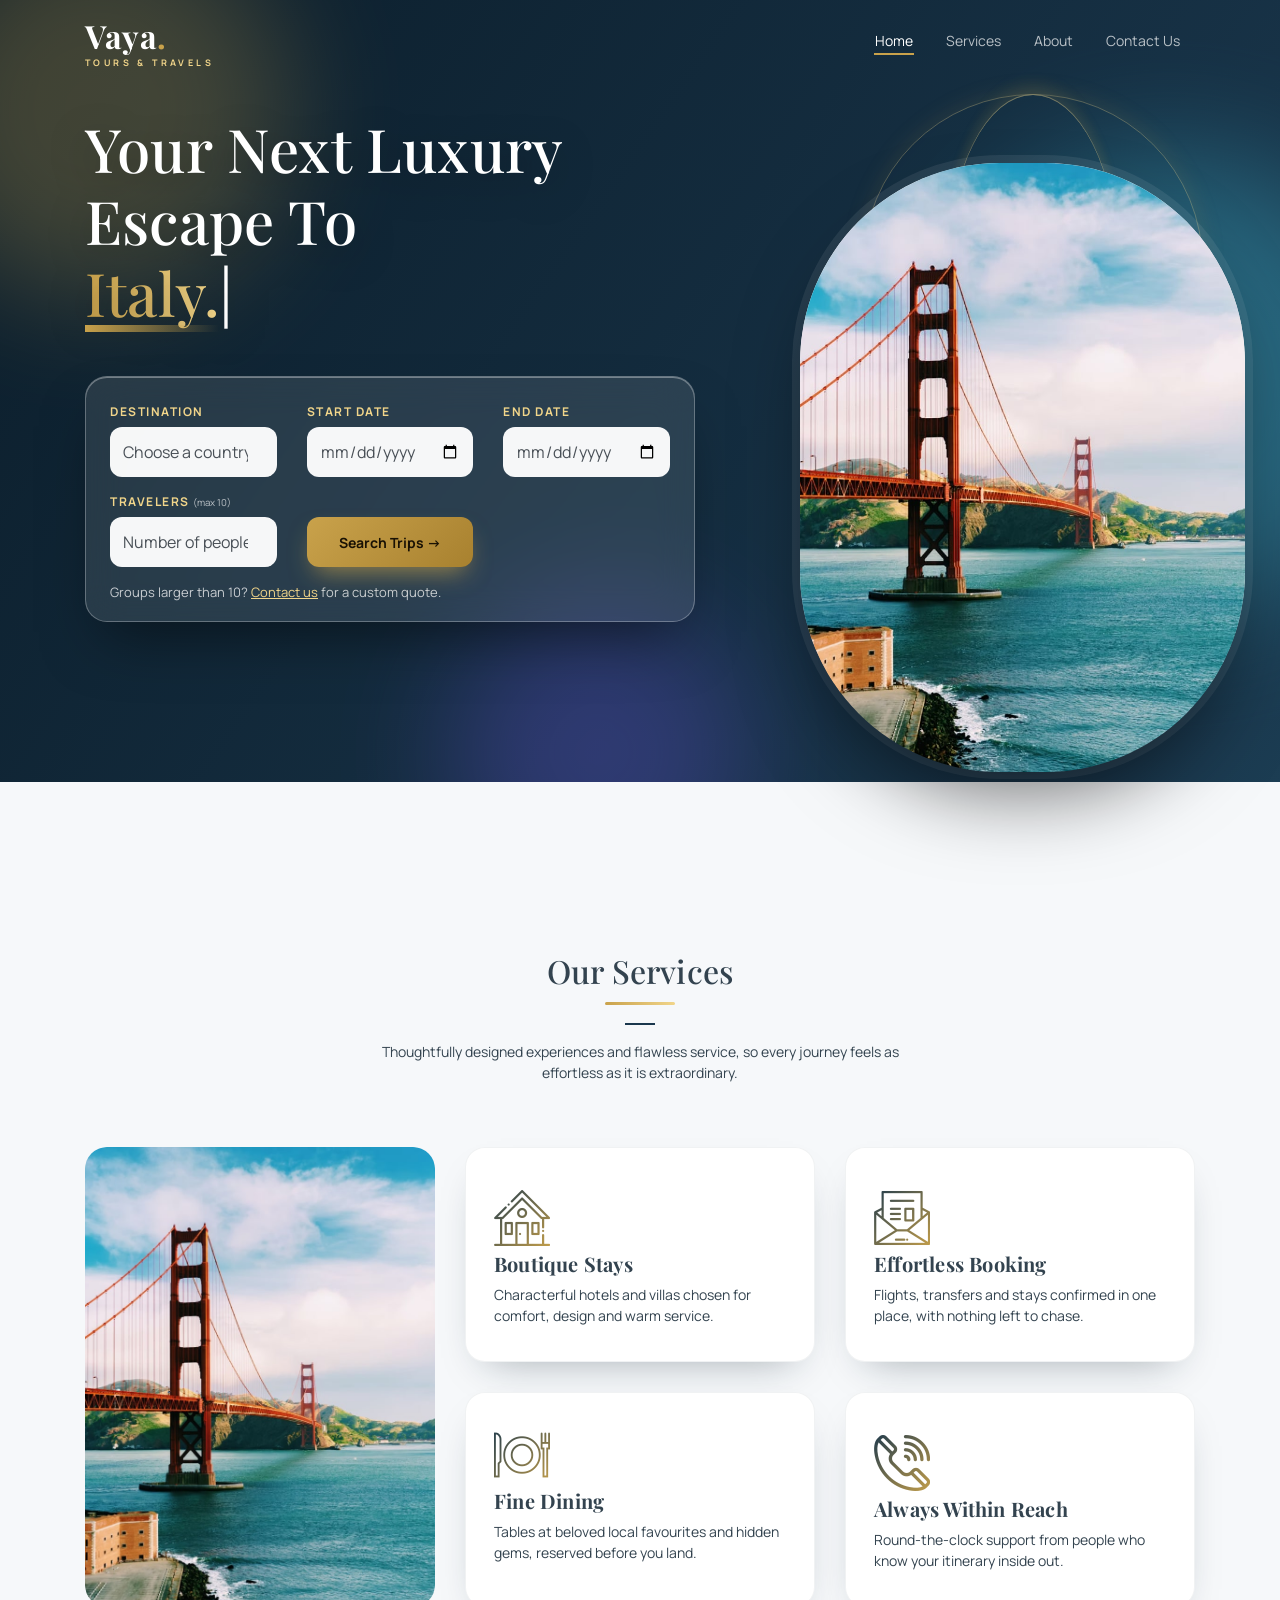
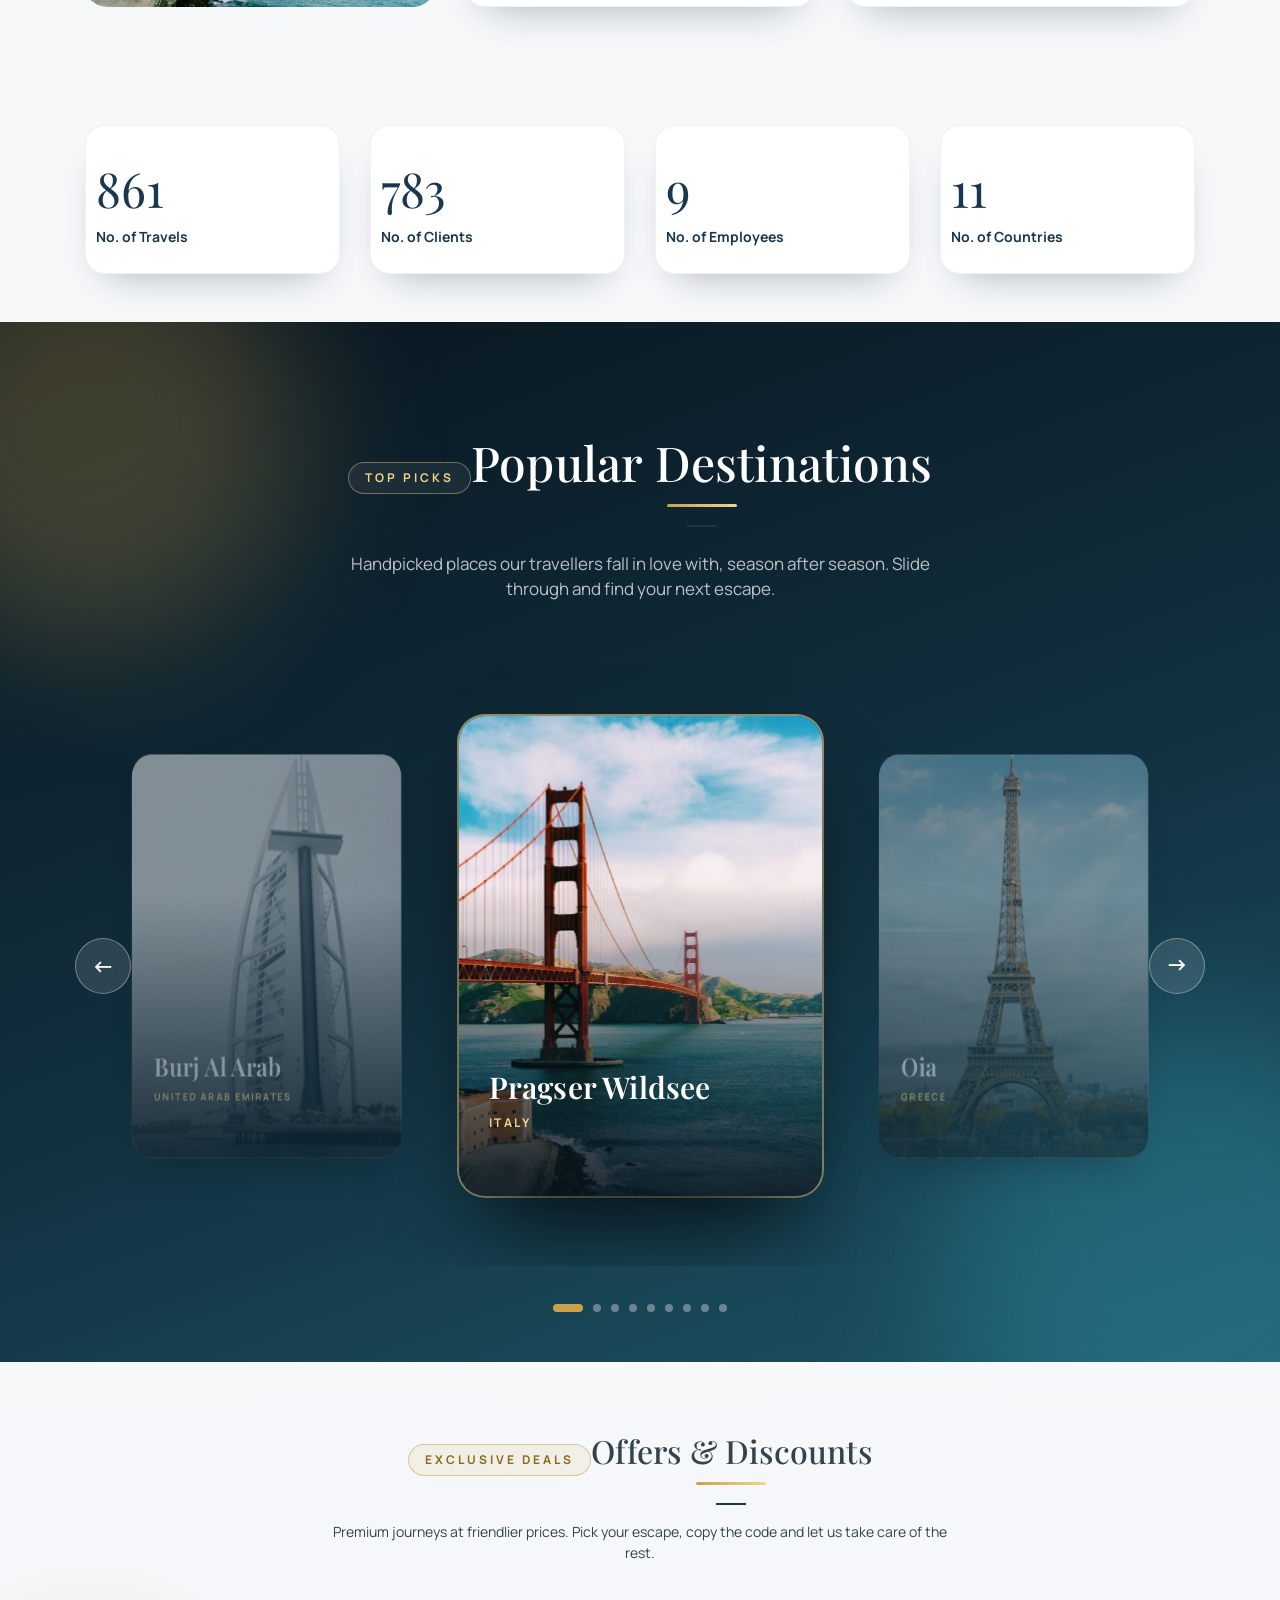
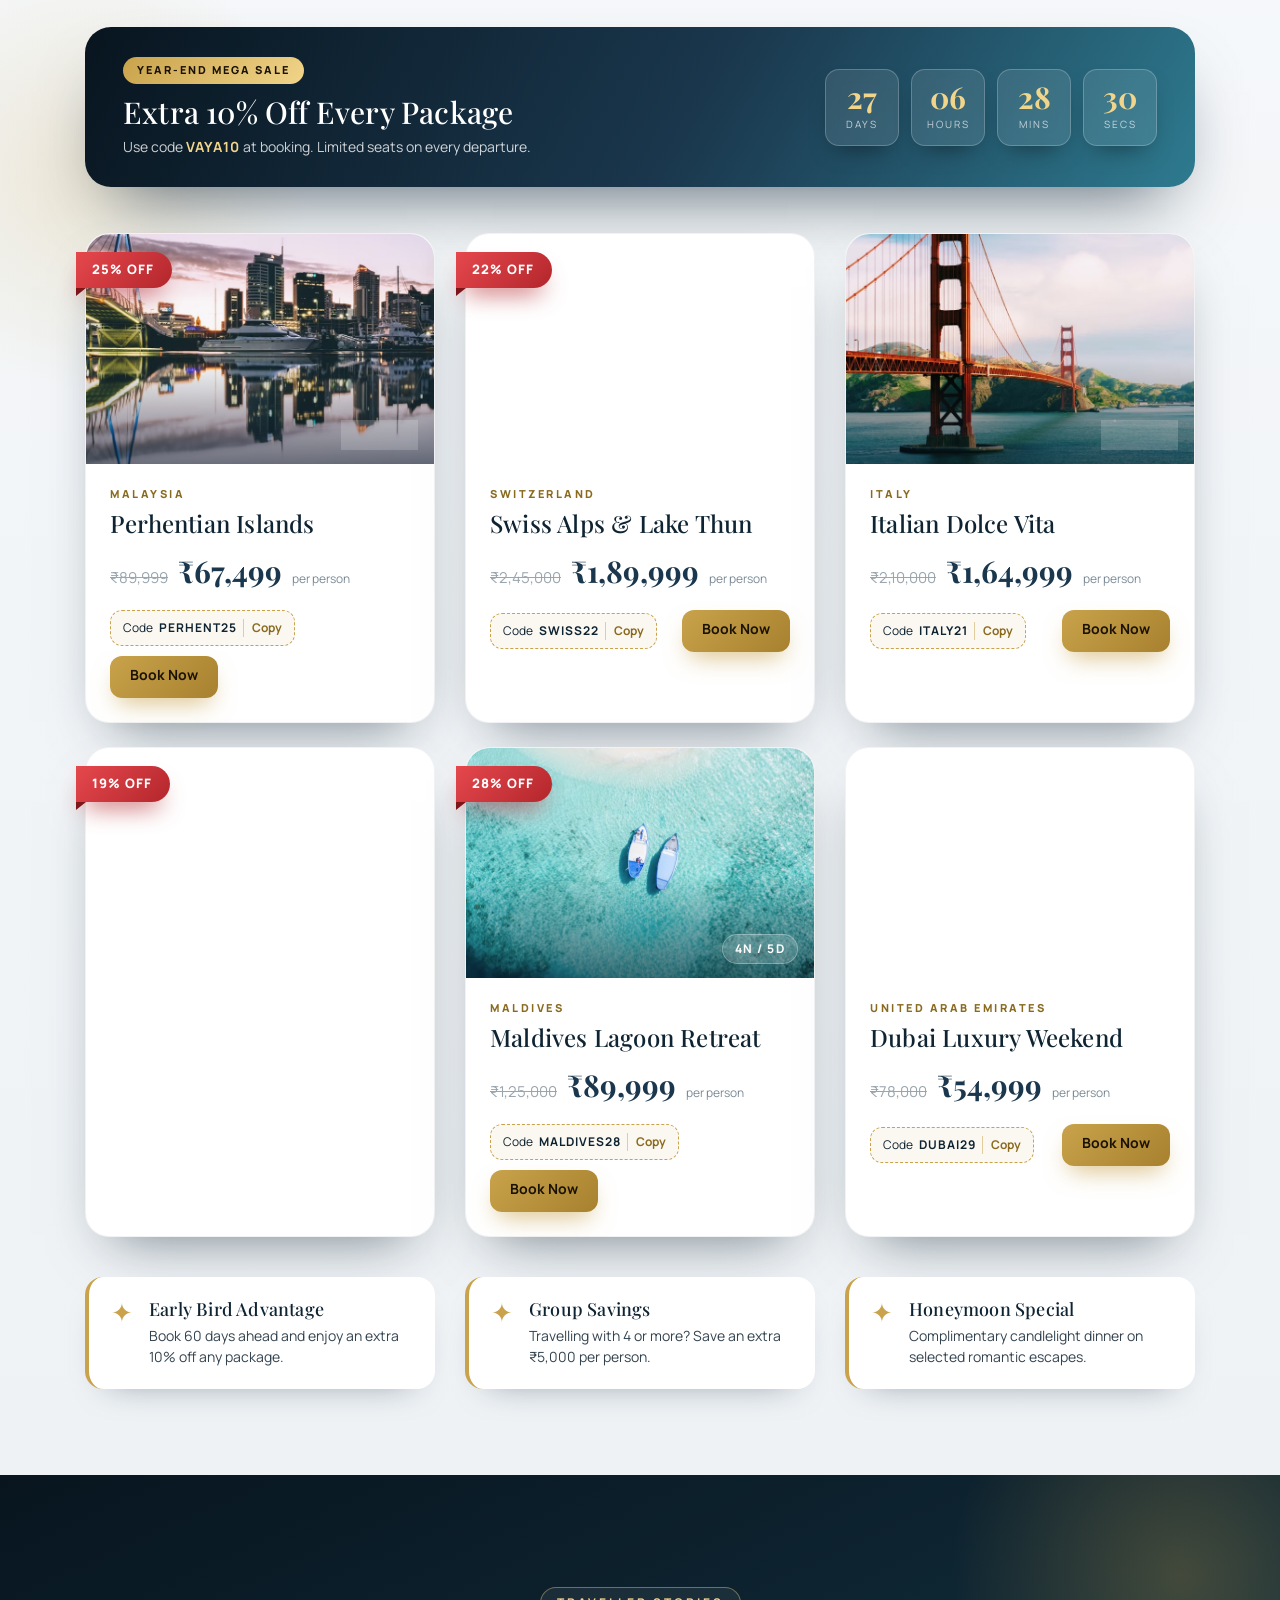
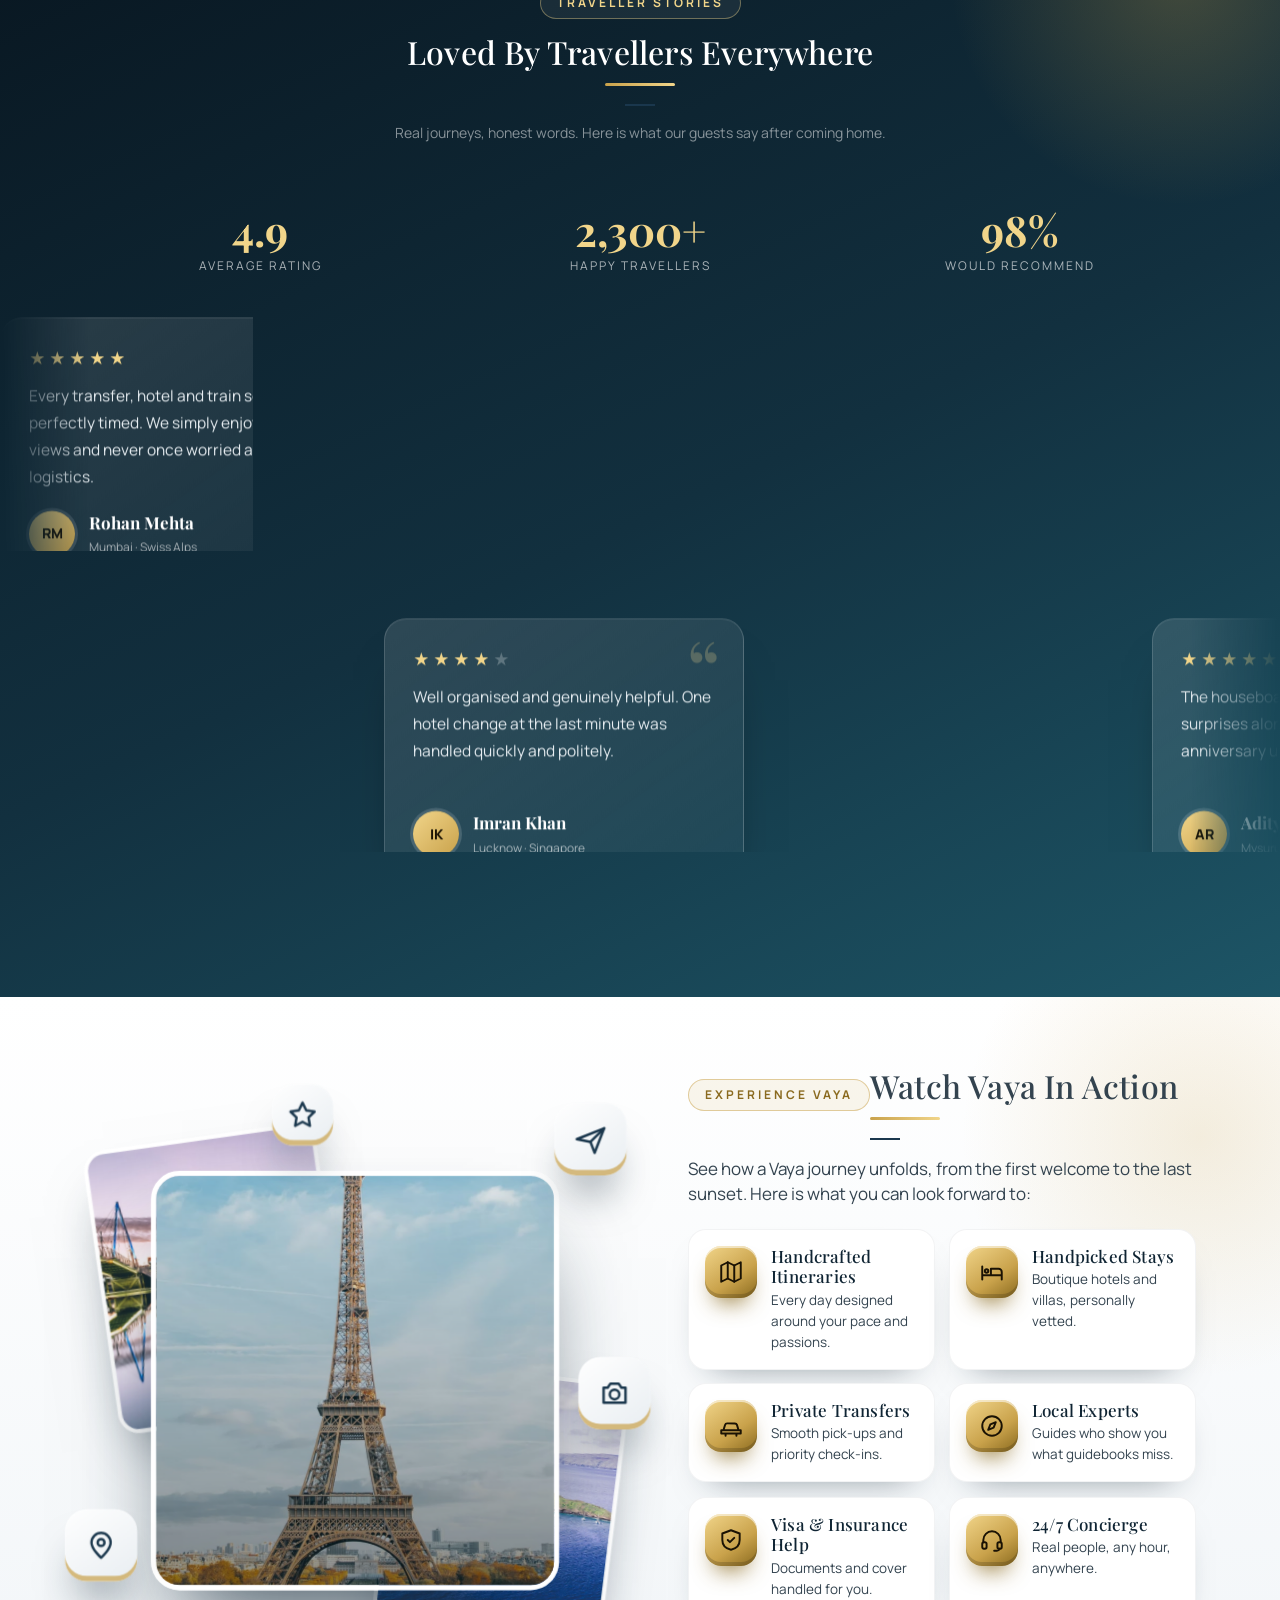
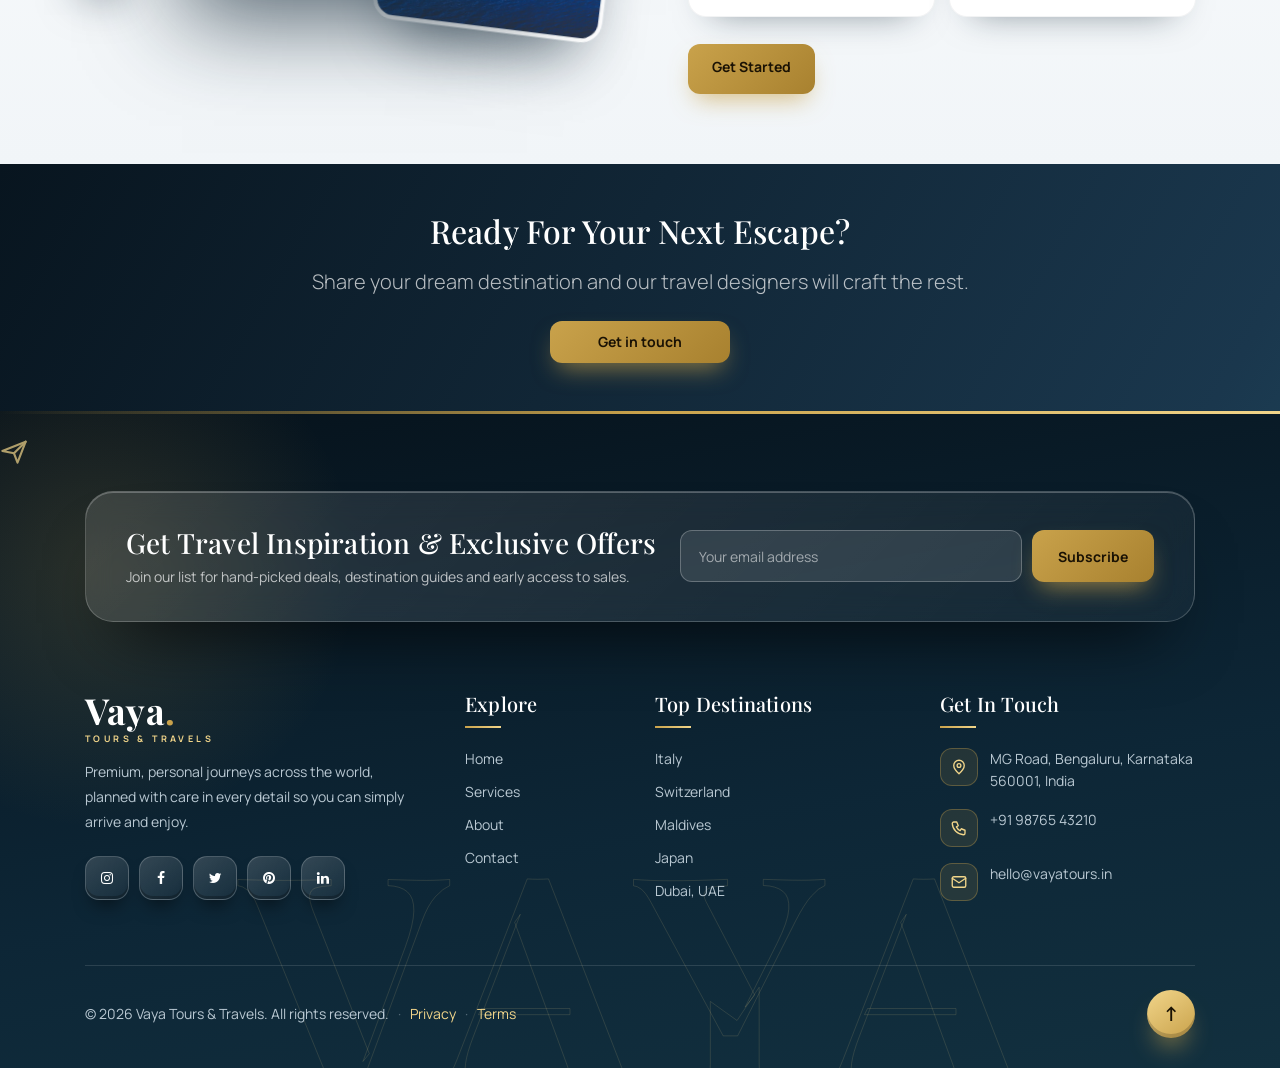
<file: index.html>
<!doctype html>
<html lang="en">
<head>
<meta charset="utf-8">
<meta name="viewport" content="width=device-width, initial-scale=1, shrink-to-fit=no">
<title>Vaya Tours &amp; Travels</title>
<link rel="shortcut icon" href="favicon.png">
<link rel="preconnect" href="https://fonts.googleapis.com"><link rel="preconnect" href="https://fonts.gstatic.com" crossorigin>
<link href="https://fonts.googleapis.com/css2?family=Inter:wght@400;700&family=Source+Serif+Pro:wght@400;700&family=Playfair+Display:ital,wght@0,500;0,600;0,700;1,500&family=Manrope:wght@400;500;600;700&display=swap" rel="stylesheet">
<link rel="stylesheet" href="css/bootstrap.min.css">
<link rel="stylesheet" href="css/owl.carousel.min.css">
<link rel="stylesheet" href="css/owl.theme.default.min.css">
<link rel="stylesheet" href="css/jquery.fancybox.min.css">
<link rel="stylesheet" href="fonts/icomoon/style.css">
<link rel="stylesheet" href="fonts/flaticon/font/flaticon.css">
<link rel="stylesheet" href="css/daterangepicker.css">
<link rel="stylesheet" href="css/aos.css">
<link rel="stylesheet" href="css/style.css">
<link rel="stylesheet" href="css/vaya.css">
</head>
<body>
<div class="site-mobile-menu site-navbar-target">
		<div class="site-mobile-menu-header">
			<div class="site-mobile-menu-close">
				<span class="icofont-close js-menu-toggle"></span>
			</div>
		</div>
		<div class="site-mobile-menu-body"></div>
	</div>

	<nav class="site-nav">
		<div class="container">
			<div class="site-navigation">
				<a href="index.html" class="logo m-0"><span class="logo-text"><b>Vaya<i>.</i></b><small class="tt">Tours &amp; Travels</small></span></a>

				<ul class="js-clone-nav d-none d-lg-inline-block text-left site-menu float-right">
					<li class="active"><a href="index.html">Home</a></li>
					<li><a href="services.html">Services</a></li>
					<li><a href="about.html">About</a></li>
					<li><a href="contact.html">Contact Us</a></li>
				</ul>

				<a href="#" class="burger ml-auto float-right site-menu-toggle js-menu-toggle d-inline-block d-lg-none light" data-toggle="collapse" data-target="#main-navbar">
					<span></span>
				</a>

			</div>
		</div>
	</nav>
<div class="spa-page" data-page="home">


	<div class="hero">
		<div class="container">
			<div class="row align-items-center">
				<div class="col-lg-7">
					<div class="intro-wrap">
						<h1 class="mb-5"><span class="d-block">Your Next Luxury Escape To</span> <span class="typed-words"></span></h1>

						<div class="row">
							<div class="col-12">
								<form class="form booking-form" id="bookingForm" novalidate>
<div class="row">
 <div class="col-12 col-md-6 col-lg-4 mb-3"><label class="bf-label" for="bfDest">Destination</label><select id="bfDest" class="form-control custom-select" required><option value="" selected disabled>Choose a country</option><optgroup label="Europe"><option value="Italy">Italy</option><option value="Greece">Greece</option><option value="France">France</option><option value="Spain">Spain</option><option value="Switzerland">Switzerland</option><option value="Portugal">Portugal</option><option value="United Kingdom">United Kingdom</option><option value="Iceland">Iceland</option><option value="Croatia">Croatia</option><option value="Turkey">Turkey</option></optgroup><optgroup label="Asia"><option value="Japan">Japan</option><option value="Thailand">Thailand</option><option value="Maldives">Maldives</option><option value="Indonesia (Bali)">Indonesia (Bali)</option><option value="Vietnam">Vietnam</option><option value="Singapore">Singapore</option><option value="South Korea">South Korea</option><option value="India">India</option><option value="Malaysia">Malaysia</option><option value="Sri Lanka">Sri Lanka</option></optgroup><optgroup label="Middle East & Africa"><option value="United Arab Emirates">United Arab Emirates</option><option value="Egypt">Egypt</option><option value="Morocco">Morocco</option><option value="South Africa">South Africa</option><option value="Kenya">Kenya</option><option value="Tanzania">Tanzania</option></optgroup><optgroup label="Americas"><option value="United States">United States</option><option value="Canada">Canada</option><option value="Mexico">Mexico</option><option value="Brazil">Brazil</option><option value="Peru">Peru</option><option value="Argentina">Argentina</option></optgroup><optgroup label="Oceania"><option value="Australia">Australia</option><option value="New Zealand">New Zealand</option><option value="Fiji">Fiji</option></optgroup></select></div>
 <div class="col-12 col-md-6 col-lg-4 mb-3"><label class="bf-label" for="bfStart">Start date</label><input type="date" id="bfStart" class="form-control" required></div>
 <div class="col-12 col-md-6 col-lg-4 mb-3"><label class="bf-label" for="bfEnd">End date</label><input type="date" id="bfEnd" class="form-control" required></div>
</div>
<div class="row align-items-end">
 <div class="col-12 col-md-6 col-lg-4 mb-3"><label class="bf-label" for="bfPeople">Travelers <small>(max 10)</small></label><select id="bfPeople" class="form-control custom-select" required><option value="" selected disabled>Number of people</option><option value="1">1 Traveler</option><option value="2">2 Travelers</option><option value="3">3 Travelers</option><option value="4">4 Travelers</option><option value="5">5 Travelers</option><option value="6">6 Travelers</option><option value="7">7 Travelers</option><option value="8">8 Travelers</option><option value="9">9 Travelers</option><option value="10">10 Travelers</option></select></div>
 <div class="col-12 col-md-6 col-lg-4 mb-3"><button type="submit" class="btn btn-primary btn-block btn-shine">Search Trips &rarr;</button></div>
</div>
<div id="bfMsg" class="bf-msg" role="status" aria-live="polite"></div>
<p class="bf-note mb-0">Groups larger than 10? <a href="contact.html">Contact us</a> for a custom quote.</p>
</form>
							</div>
						</div>
					</div>
				</div>
				<div class="col-lg-5">
					<div class="slides">
						<img src="images/hero-slider-1.jpg" alt="Image" class="img-fluid active">
						<img src="images/hero-slider-2.jpg" alt="Image" class="img-fluid">
						<img src="images/hero-slider-3.jpg" alt="Image" class="img-fluid">
						<img src="images/hero-slider-4.jpg" alt="Image" class="img-fluid">
						<img src="images/hero-slider-5.jpg" alt="Image" class="img-fluid">
					</div>
				</div>
			</div>
		</div>
	</div>


	<div class="untree_co-section">
		<div class="container">
			<div class="row mb-5 justify-content-center">
				<div class="col-lg-6 text-center">
					<h2 class="section-title text-center mb-3">Our Services</h2><p>Thoughtfully designed experiences and flawless service, so every journey feels as effortless as it is extraordinary.</p>
				</div>
			</div>
			<div class="row align-items-stretch">
				<div class="col-lg-4 order-lg-1">
					<div class="h-100"><div class="frame h-100"><div class="feature-img-bg kb-bg h-100" style="background-image: url('images/hero-slider-1.jpg');"></div></div></div>
				</div>

				<div class="col-6 col-sm-6 col-lg-4 feature-1-wrap d-md-flex flex-md-column order-lg-1" >

					<div class="feature-1 d-md-flex">
						<div class="align-self-center">
							<span class="flaticon-house display-4 text-primary"></span>
							<h3>Boutique Stays</h3>
							<p class="mb-0">Characterful hotels and villas chosen for comfort, design and warm service.</p>
						</div>
					</div>

					<div class="feature-1 ">
						<div class="align-self-center">
							<span class="flaticon-restaurant display-4 text-primary"></span>
							<h3>Fine Dining</h3>
							<p class="mb-0">Tables at beloved local favourites and hidden gems, reserved before you land.</p>
						</div>
					</div>

				</div>

				<div class="col-6 col-sm-6 col-lg-4 feature-1-wrap d-md-flex flex-md-column order-lg-3" >

					<div class="feature-1 d-md-flex">
						<div class="align-self-center">
							<span class="flaticon-mail display-4 text-primary"></span>
							<h3>Effortless Booking</h3>
							<p class="mb-0">Flights, transfers and stays confirmed in one place, with nothing left to chase.</p>
						</div>
					</div>

					<div class="feature-1 d-md-flex">
						<div class="align-self-center">
							<span class="flaticon-phone-call display-4 text-primary"></span>
							<h3>Always Within Reach</h3>
							<p class="mb-0">Round-the-clock support from people who know your itinerary inside out.</p>
						</div>
					</div>

				</div>

			</div>
		</div>
	</div>

	<div class="untree_co-section count-numbers py-5">
		<div class="container">
			<div class="row">
				<div class="col-6 col-sm-6 col-md-6 col-lg-3">
					<div class="counter-wrap">
						<div class="counter">
							<span class="" data-number="9313">0</span>
						</div>
						<span class="caption">No. of Travels</span>
					</div>
				</div>
				<div class="col-6 col-sm-6 col-md-6 col-lg-3">
					<div class="counter-wrap">
						<div class="counter">
							<span class="" data-number="8492">0</span>
						</div>
						<span class="caption">No. of Clients</span>
					</div>
				</div>
				<div class="col-6 col-sm-6 col-md-6 col-lg-3">
					<div class="counter-wrap">
						<div class="counter">
							<span class="" data-number="100">0</span>
						</div>
						<span class="caption">No. of Employees</span>
					</div>
				</div>
				<div class="col-6 col-sm-6 col-md-6 col-lg-3">
					<div class="counter-wrap">
						<div class="counter">
							<span class="" data-number="120">0</span>
						</div>
						<span class="caption">No. of Countries</span>
					</div>
				</div>
			</div>
		</div>
	</div>



	<div class="untree_co-section dest-section">
		<div class="container">
			<div class="row text-center justify-content-center mb-5">
				<div class="col-lg-7"><span class="eyebrow">Top Picks</span><h2 class="section-title text-center">Popular Destinations</h2><p class="dest-sub">Handpicked places our travellers fall in love with, season after season. Slide through and find your next escape.</p></div>
			</div>

			<div class="owl-carousel owl-3-slider">

				<div class="item">
					<a class="media-thumb" href="images/hero-slider-1.jpg" data-fancybox="gallery">
						<div class="media-text">
							<h3>Pragser Wildsee</h3>
							<span class="location">Italy</span>
						</div>
						<img src="images/hero-slider-1.jpg" alt="Image" class="img-fluid">
					</a> 
				</div>

				<div class="item">
					<a class="media-thumb" href="images/hero-slider-2.jpg" data-fancybox="gallery">
						<div class="media-text">
							<h3>Oia</h3>
							<span class="location">Greece</span>
						</div>
						<img src="images/hero-slider-2.jpg" alt="Image" class="img-fluid">
					</a> 
				</div>

				<div class="item">
					<a class="media-thumb" href="images/hero-slider-3.jpg" data-fancybox="gallery">
						<div class="media-text">
							<h3>Perhentian Islands</h3>
							<span class="location">Malaysia</span>
						</div>
						<img src="images/hero-slider-3.jpg" alt="Image" class="img-fluid">
					</a> 
				</div>


				<div class="item">
					<a class="media-thumb" href="images/hero-slider-4.jpg" data-fancybox="gallery">
						<div class="media-text">
							<h3>Rialto Bridge</h3>
							<span class="location">Italy</span>
						</div>
						<img src="images/hero-slider-4.jpg" alt="Image" class="img-fluid">
					</a> 
				</div>

				<div class="item">
					<a class="media-thumb" href="images/hero-slider-5.jpg" data-fancybox="gallery">
						<div class="media-text">
							<h3>San Francisco, United States</h3>
							<span class="location">United States</span>
						</div>
						<img src="images/hero-slider-5.jpg" alt="Image" class="img-fluid">
					</a> 
				</div>

				<div class="item">
					<a class="media-thumb" href="images/hero-slider-1.jpg" data-fancybox="gallery">
						<div class="media-text">
							<h3>Lake Thun</h3>
							<span class="location">Switzerland</span>
						</div>
						<img src="images/hero-slider-2.jpg" alt="Image" class="img-fluid">
					</a> 
				</div><div class="item"><a class="media-thumb" href="images/img_2.jpg" data-fancybox="gallery"><div class="media-text"><h3>Kyoto Temples</h3><span class="location">Japan</span></div><img src="images/img_2.jpg" alt="Kyoto Temples" class="img-fluid"></a></div><div class="item"><a class="media-thumb" href="images/img_3.jpg" data-fancybox="gallery"><div class="media-text"><h3>Turquoise Lagoons</h3><span class="location">Maldives</span></div><img src="images/img_3.jpg" alt="Turquoise Lagoons" class="img-fluid"></a></div><div class="item"><a class="media-thumb" href="images/img_4.jpg" data-fancybox="gallery"><div class="media-text"><h3>Burj Al Arab</h3><span class="location">United Arab Emirates</span></div><img src="images/img_4.jpg" alt="Burj Al Arab" class="img-fluid"></a></div>

			</div>

		</div>
	</div>


	<div class="untree_co-section offers-section"><div class="container"><div class="row justify-content-center mb-5"><div class="col-lg-7 text-center"><span class="eyebrow dark">Exclusive Deals</span><h2 class="section-title text-center mb-3">Offers &amp; Discounts</h2><p>Premium journeys at friendlier prices. Pick your escape, copy the code and let us take care of the rest.</p></div></div><div class="sale-banner reveal3d"><div class="sale-text"><span class="sale-tag">Year-End Mega Sale</span><h3>Extra 10% off every package</h3><p>Use code <b>VAYA10</b> at booking. Limited seats on every departure.</p></div><div class="countdown" id="countdown"><div><b id="cdD">00</b><span>Days</span></div><div><b id="cdH">00</b><span>Hours</span></div><div><b id="cdM">00</b><span>Mins</span></div><div><b id="cdS">00</b><span>Secs</span></div></div></div><div class="row"><div class="col-12 col-md-6 col-lg-4 mb-4"><div class="offer-card tilt reveal3d"><span class="offer-badge">25% OFF</span><div class="offer-img kb"><img src="images/hero-slider-3.jpg" alt="Perhentian Islands"><span class="offer-nights">5N / 6D</span></div><div class="offer-body"><div class="offer-loc">Malaysia</div><h3>Perhentian Islands</h3><div class="offer-price"><del>₹89,999</del><strong>₹67,499</strong><small>per person</small></div><div class="offer-foot"><button type="button" class="coupon" data-code="PERHENT25">Code <b>PERHENT25</b><i>Copy</i></button><a href="contact.html" class="btn btn-primary btn-sm offer-btn">Book Now</a></div></div></div></div><div class="col-12 col-md-6 col-lg-4 mb-4"><div class="offer-card tilt reveal3d"><span class="offer-badge">22% OFF</span><div class="offer-img kb"><img src="images/hero-slider-4.jpg" alt="Swiss Alps &amp; Lake Thun"><span class="offer-nights">7N / 8D</span></div><div class="offer-body"><div class="offer-loc">Switzerland</div><h3>Swiss Alps &amp; Lake Thun</h3><div class="offer-price"><del>₹2,45,000</del><strong>₹1,89,999</strong><small>per person</small></div><div class="offer-foot"><button type="button" class="coupon" data-code="SWISS22">Code <b>SWISS22</b><i>Copy</i></button><a href="contact.html" class="btn btn-primary btn-sm offer-btn">Book Now</a></div></div></div></div><div class="col-12 col-md-6 col-lg-4 mb-4"><div class="offer-card tilt reveal3d"><span class="offer-badge">21% OFF</span><div class="offer-img kb"><img src="images/hero-slider-1.jpg" alt="Italian Dolce Vita"><span class="offer-nights">8N / 9D</span></div><div class="offer-body"><div class="offer-loc">Italy</div><h3>Italian Dolce Vita</h3><div class="offer-price"><del>₹2,10,000</del><strong>₹1,64,999</strong><small>per person</small></div><div class="offer-foot"><button type="button" class="coupon" data-code="ITALY21">Code <b>ITALY21</b><i>Copy</i></button><a href="contact.html" class="btn btn-primary btn-sm offer-btn">Book Now</a></div></div></div></div><div class="col-12 col-md-6 col-lg-4 mb-4"><div class="offer-card tilt reveal3d"><span class="offer-badge">19% OFF</span><div class="offer-img kb"><img src="images/hero-slider-2.jpg" alt="San Francisco &amp; California"><span class="offer-nights">9N / 10D</span></div><div class="offer-body"><div class="offer-loc">United States</div><h3>San Francisco &amp; California</h3><div class="offer-price"><del>₹3,10,000</del><strong>₹2,49,999</strong><small>per person</small></div><div class="offer-foot"><button type="button" class="coupon" data-code="USA19">Code <b>USA19</b><i>Copy</i></button><a href="contact.html" class="btn btn-primary btn-sm offer-btn">Book Now</a></div></div></div></div><div class="col-12 col-md-6 col-lg-4 mb-4"><div class="offer-card tilt reveal3d"><span class="offer-badge">28% OFF</span><div class="offer-img kb"><img src="images/img_3.jpg" alt="Maldives Lagoon Retreat"><span class="offer-nights">4N / 5D</span></div><div class="offer-body"><div class="offer-loc">Maldives</div><h3>Maldives Lagoon Retreat</h3><div class="offer-price"><del>₹1,25,000</del><strong>₹89,999</strong><small>per person</small></div><div class="offer-foot"><button type="button" class="coupon" data-code="MALDIVES28">Code <b>MALDIVES28</b><i>Copy</i></button><a href="contact.html" class="btn btn-primary btn-sm offer-btn">Book Now</a></div></div></div></div><div class="col-12 col-md-6 col-lg-4 mb-4"><div class="offer-card tilt reveal3d"><span class="offer-badge">29% OFF</span><div class="offer-img kb"><img src="images/img_4.jpg" alt="Dubai Luxury Weekend"><span class="offer-nights">4N / 5D</span></div><div class="offer-body"><div class="offer-loc">United Arab Emirates</div><h3>Dubai Luxury Weekend</h3><div class="offer-price"><del>₹78,000</del><strong>₹54,999</strong><small>per person</small></div><div class="offer-foot"><button type="button" class="coupon" data-code="DUBAI29">Code <b>DUBAI29</b><i>Copy</i></button><a href="contact.html" class="btn btn-primary btn-sm offer-btn">Book Now</a></div></div></div></div></div><div class="row mt-3"><div class="col-md-4 mb-3"><div class="perk reveal3d"><span class="perk-ico">&#10022;</span><div><h4>Early Bird Advantage</h4><p>Book 60 days ahead and enjoy an extra 10% off any package.</p></div></div></div><div class="col-md-4 mb-3"><div class="perk reveal3d"><span class="perk-ico">&#10022;</span><div><h4>Group Savings</h4><p>Travelling with 4 or more? Save an extra ₹5,000 per person.</p></div></div></div><div class="col-md-4 mb-3"><div class="perk reveal3d"><span class="perk-ico">&#10022;</span><div><h4>Honeymoon Special</h4><p>Complimentary candlelight dinner on selected romantic escapes.</p></div></div></div></div></div></div>
<div class="untree_co-section testi-section"><div class="container"><div class="row justify-content-center mb-5"><div class="col-lg-7 text-center"><span class="eyebrow">Traveller Stories</span><h2 class="section-title text-center text-white mb-3">Loved by travellers everywhere</h2><p class="text-white-50">Real journeys, honest words. Here is what our guests say after coming home.</p></div></div><div class="t-stats row text-center mb-4"><div class="col-4"><b>4.9</b><span>Average rating</span></div><div class="col-4"><b>2,300+</b><span>Happy travellers</span></div><div class="col-4"><b>98%</b><span>Would recommend</span></div></div></div><div class="trows"><div class="trow"><div class="ttrack"><div class="tcard"><div class="tstars">&#9733;&#9733;&#9733;&#9733;&#9733;<span></span></div><p>Every transfer, hotel and train seat was perfectly timed. We simply enjoyed the views and never once worried about logistics.</p><div class="tfoot"><span class="tav">RM</span><div><b>Rohan Mehta</b><small>Mumbai &middot; Swiss Alps</small></div></div></div><div class="tcard"><div class="tstars">&#9733;&#9733;&#9733;&#9733;&#9733;<span></span></div><p>They arranged a private candlelight dinner on the beach as a surprise. Our honeymoon felt effortless and deeply personal.</p><div class="tfoot"><span class="tav">AI</span><div><b>Ananya Iyer</b><small>Bengaluru &middot; Maldives Honeymoon</small></div></div></div><div class="tcard"><div class="tstars">&#9733;&#9733;&#9733;&#9733;&#9733;<span></span></div><p>Travelling with parents and young kids can be stressful, yet the itinerary suited everyone's pace. Highly recommended.</p><div class="tfoot"><span class="tav">AN</span><div><b>Arjun Nair</b><small>Kochi &middot; Bali with Family</small></div></div></div><div class="tcard"><div class="tstars">&#9733;&#9733;&#9733;&#9733;<span>&#9733;</span></div><p>Lovely hotels and smooth visa support. I wished for a little more free time in the evenings, but we will plan that next trip.</p><div class="tfoot"><span class="tav">PS</span><div><b>Priya Sharma</b><small>Delhi &middot; Dubai Weekend</small></div></div></div><div class="tcard"><div class="tstars">&#9733;&#9733;&#9733;&#9733;&#9733;<span></span></div><p>From Rome to Venice the local guides were outstanding, and the restaurant picks alone were worth the price.</p><div class="tfoot"><span class="tav">VS</span><div><b>Vikram Singh</b><small>Jaipur &middot; Italy, 9 Days</small></div></div></div><div class="tcard"><div class="tstars">&#9733;&#9733;&#9733;&#9733;&#9733;<span></span></div><p>Crystal water, great snorkelling and zero planning stress. The team replied to every message within minutes.</p><div class="tfoot"><span class="tav">SK</span><div><b>Sneha Kulkarni</b><small>Pune &middot; Perhentian Islands</small></div></div></div><div class="tcard"><div class="tstars">&#9733;&#9733;&#9733;&#9733;&#9733;<span></span></div><p>Every transfer, hotel and train seat was perfectly timed. We simply enjoyed the views and never once worried about logistics.</p><div class="tfoot"><span class="tav">RM</span><div><b>Rohan Mehta</b><small>Mumbai &middot; Swiss Alps</small></div></div></div><div class="tcard"><div class="tstars">&#9733;&#9733;&#9733;&#9733;&#9733;<span></span></div><p>They arranged a private candlelight dinner on the beach as a surprise. Our honeymoon felt effortless and deeply personal.</p><div class="tfoot"><span class="tav">AI</span><div><b>Ananya Iyer</b><small>Bengaluru &middot; Maldives Honeymoon</small></div></div></div><div class="tcard"><div class="tstars">&#9733;&#9733;&#9733;&#9733;&#9733;<span></span></div><p>Travelling with parents and young kids can be stressful, yet the itinerary suited everyone's pace. Highly recommended.</p><div class="tfoot"><span class="tav">AN</span><div><b>Arjun Nair</b><small>Kochi &middot; Bali with Family</small></div></div></div><div class="tcard"><div class="tstars">&#9733;&#9733;&#9733;&#9733;<span>&#9733;</span></div><p>Lovely hotels and smooth visa support. I wished for a little more free time in the evenings, but we will plan that next trip.</p><div class="tfoot"><span class="tav">PS</span><div><b>Priya Sharma</b><small>Delhi &middot; Dubai Weekend</small></div></div></div><div class="tcard"><div class="tstars">&#9733;&#9733;&#9733;&#9733;&#9733;<span></span></div><p>From Rome to Venice the local guides were outstanding, and the restaurant picks alone were worth the price.</p><div class="tfoot"><span class="tav">VS</span><div><b>Vikram Singh</b><small>Jaipur &middot; Italy, 9 Days</small></div></div></div><div class="tcard"><div class="tstars">&#9733;&#9733;&#9733;&#9733;&#9733;<span></span></div><p>Crystal water, great snorkelling and zero planning stress. The team replied to every message within minutes.</p><div class="tfoot"><span class="tav">SK</span><div><b>Sneha Kulkarni</b><small>Pune &middot; Perhentian Islands</small></div></div></div></div></div><div class="trow rev"><div class="ttrack"><div class="tcard"><div class="tstars">&#9733;&#9733;&#9733;&#9733;&#9733;<span></span></div><p>We booked for eight friends and got a better price than any website offered. The whole trip ran like clockwork.</p><div class="tfoot"><span class="tav">KR</span><div><b>Karthik Reddy</b><small>Hyderabad &middot; Thailand Group Trip</small></div></div></div><div class="tcard"><div class="tstars">&#9733;&#9733;&#9733;&#9733;<span>&#9733;</span></div><p>Well organised and genuinely helpful. One hotel change at the last minute was handled quickly and politely.</p><div class="tfoot"><span class="tav">IK</span><div><b>Imran Khan</b><small>Lucknow &middot; Singapore</small></div></div></div><div class="tcard"><div class="tstars">&#9733;&#9733;&#9733;&#9733;&#9733;<span></span></div><p>Cherry blossoms, bullet trains and a perfectly paced plan. It felt like travelling with a very good friend who knew everything.</p><div class="tfoot"><span class="tav">NG</span><div><b>Neha Gupta</b><small>Chandigarh &middot; Japan in Spring</small></div></div></div><div class="tcard"><div class="tstars">&#9733;&#9733;&#9733;&#9733;&#9733;<span></span></div><p>The houseboat, the food and the little surprises along the way made our anniversary unforgettable.</p><div class="tfoot"><span class="tav">AR</span><div><b>Aditya Rao</b><small>Mysuru &middot; Kerala Backwaters</small></div></div></div><div class="tcard"><div class="tstars">&#9733;&#9733;&#9733;&#9733;&#9733;<span></span></div><p>Breathtaking landscapes and thoughtful details everywhere. We came home already planning our next journey.</p><div class="tfoot"><span class="tav">MJ</span><div><b>Meera Joshi</b><small>Ahmedabad &middot; New Zealand</small></div></div></div><div class="tcard"><div class="tstars">&#9733;&#9733;&#9733;&#9733;&#9733;<span></span></div><p>Seamless from airport pickup to the water villa. Premium service without the premium stress.</p><div class="tfoot"><span class="tav">RV</span><div><b>Rahul Verma</b><small>Noida &middot; Maldives</small></div></div></div><div class="tcard"><div class="tstars">&#9733;&#9733;&#9733;&#9733;&#9733;<span></span></div><p>We booked for eight friends and got a better price than any website offered. The whole trip ran like clockwork.</p><div class="tfoot"><span class="tav">KR</span><div><b>Karthik Reddy</b><small>Hyderabad &middot; Thailand Group Trip</small></div></div></div><div class="tcard"><div class="tstars">&#9733;&#9733;&#9733;&#9733;<span>&#9733;</span></div><p>Well organised and genuinely helpful. One hotel change at the last minute was handled quickly and politely.</p><div class="tfoot"><span class="tav">IK</span><div><b>Imran Khan</b><small>Lucknow &middot; Singapore</small></div></div></div><div class="tcard"><div class="tstars">&#9733;&#9733;&#9733;&#9733;&#9733;<span></span></div><p>Cherry blossoms, bullet trains and a perfectly paced plan. It felt like travelling with a very good friend who knew everything.</p><div class="tfoot"><span class="tav">NG</span><div><b>Neha Gupta</b><small>Chandigarh &middot; Japan in Spring</small></div></div></div><div class="tcard"><div class="tstars">&#9733;&#9733;&#9733;&#9733;&#9733;<span></span></div><p>The houseboat, the food and the little surprises along the way made our anniversary unforgettable.</p><div class="tfoot"><span class="tav">AR</span><div><b>Aditya Rao</b><small>Mysuru &middot; Kerala Backwaters</small></div></div></div><div class="tcard"><div class="tstars">&#9733;&#9733;&#9733;&#9733;&#9733;<span></span></div><p>Breathtaking landscapes and thoughtful details everywhere. We came home already planning our next journey.</p><div class="tfoot"><span class="tav">MJ</span><div><b>Meera Joshi</b><small>Ahmedabad &middot; New Zealand</small></div></div></div><div class="tcard"><div class="tstars">&#9733;&#9733;&#9733;&#9733;&#9733;<span></span></div><p>Seamless from airport pickup to the water villa. Premium service without the premium stress.</p><div class="tfoot"><span class="tav">RV</span><div><b>Rahul Verma</b><small>Noida &middot; Maldives</small></div></div></div></div></div></div></div>
<div class="untree_co-section vid-section"><div class="container"><div class="row align-items-center"><div class="col-lg-6 mb-5 mb-lg-0"><div class="vid-stage"><div class="vid-sway"><div class="vid-scene"><div class="vid-bg b1 kb"><img src="images/hero-slider-3.jpg" alt="Beach escape"></div><div class="vid-bg b2 kb"><img src="images/hero-slider-4.jpg" alt="Lake views"></div><div class="vid-main kb"><img src="images/hero-slider-2.jpg" alt="Vaya journey"></div><span class="float-ico f1"><svg class="" width="30" height="30" viewBox="0 0 24 24" fill="none" stroke="currentColor" stroke-width="1.8" stroke-linecap="round" stroke-linejoin="round"><path d="M2 12l20-8-7 18-3-8z"/><path d="M22 4L12 14"/></svg></span><span class="float-ico f2"><svg class="" width="30" height="30" viewBox="0 0 24 24" fill="none" stroke="currentColor" stroke-width="1.8" stroke-linecap="round" stroke-linejoin="round"><path d="M12 21s7-6.2 7-11a7 7 0 10-14 0c0 4.8 7 11 7 11z"/><circle cx="12" cy="10" r="2.5"/></svg></span><span class="float-ico f3"><svg class="" width="30" height="30" viewBox="0 0 24 24" fill="none" stroke="currentColor" stroke-width="1.8" stroke-linecap="round" stroke-linejoin="round"><path d="M4 8h3l2-3h6l2 3h3v11H4z"/><circle cx="12" cy="13" r="3.5"/></svg></span><span class="float-ico f4"><svg class="" width="30" height="30" viewBox="0 0 24 24" fill="none" stroke="currentColor" stroke-width="1.8" stroke-linecap="round" stroke-linejoin="round"><path d="M12 3l2.7 5.6 6.1.9-4.4 4.3 1 6.1L12 17l-5.4 2.9 1-6.1L3.2 9.5l6.1-.9z"/></svg></span></div></div></div></div><div class="col-lg-6 pl-lg-5"><span class="eyebrow dark">Experience Vaya</span><h2 class="section-title text-left mb-3">Watch Vaya in Action</h2><p class="vid-lead">See how a Vaya journey unfolds, from the first welcome to the last sunset. Here is what you can look forward to:</p><div class="vpoints"><div class="vpoint tilt reveal3d"><span class="ico3d"><svg class="" width="26" height="26" viewBox="0 0 24 24" fill="none" stroke="currentColor" stroke-width="1.8" stroke-linecap="round" stroke-linejoin="round"><path d="M3 6l6-3 6 3 6-3v15l-6 3-6-3-6 3z"/><path d="M9 3v15M15 6v15"/></svg></span><div><h4>Handcrafted itineraries</h4><p>Every day designed around your pace and passions.</p></div></div><div class="vpoint tilt reveal3d"><span class="ico3d"><svg class="" width="26" height="26" viewBox="0 0 24 24" fill="none" stroke="currentColor" stroke-width="1.8" stroke-linecap="round" stroke-linejoin="round"><path d="M3 19V7M3 15h18v4M21 15v-3a3 3 0 00-3-3h-7v6"/><circle cx="7" cy="11" r="1.6"/></svg></span><div><h4>Handpicked stays</h4><p>Boutique hotels and villas, personally vetted.</p></div></div><div class="vpoint tilt reveal3d"><span class="ico3d"><svg class="" width="26" height="26" viewBox="0 0 24 24" fill="none" stroke="currentColor" stroke-width="1.8" stroke-linecap="round" stroke-linejoin="round"><path d="M5 16l1.5-5a2 2 0 011.9-1.4h7.2a2 2 0 011.9 1.4L19 16M3 16h18v3H3zM7 19v2M17 19v2"/></svg></span><div><h4>Private transfers</h4><p>Smooth pick-ups and priority check-ins.</p></div></div><div class="vpoint tilt reveal3d"><span class="ico3d"><svg class="" width="26" height="26" viewBox="0 0 24 24" fill="none" stroke="currentColor" stroke-width="1.8" stroke-linecap="round" stroke-linejoin="round"><circle cx="12" cy="12" r="9"/><path d="M15.5 8.5l-2 5-5 2 2-5z"/></svg></span><div><h4>Local experts</h4><p>Guides who show you what guidebooks miss.</p></div></div><div class="vpoint tilt reveal3d"><span class="ico3d"><svg class="" width="26" height="26" viewBox="0 0 24 24" fill="none" stroke="currentColor" stroke-width="1.8" stroke-linecap="round" stroke-linejoin="round"><path d="M12 3l8 3v6c0 5-3.5 8-8 9-4.5-1-8-4-8-9V6z"/><path d="M9 12l2 2 4-4"/></svg></span><div><h4>Visa &amp; insurance help</h4><p>Documents and cover handled for you.</p></div></div><div class="vpoint tilt reveal3d"><span class="ico3d"><svg class="" width="26" height="26" viewBox="0 0 24 24" fill="none" stroke="currentColor" stroke-width="1.8" stroke-linecap="round" stroke-linejoin="round"><path d="M4 14v-2a8 8 0 0116 0v2"/><rect x="3" y="14" width="4" height="6" rx="1.5"/><rect x="17" y="14" width="4" height="6" rx="1.5"/><path d="M19 20c0 1.2-2 2-5 2"/></svg></span><div><h4>24/7 concierge</h4><p>Real people, any hour, anywhere.</p></div></div></div><div class="vid-cta"><a href="contact.html" class="btn btn-primary btn-shine px-4">Get Started</a></div></div></div></div></div>
<div class="py-5 cta-section">
		<div class="container">
			<div class="row text-center">
				<div class="col-md-12">
					<h2 class="mb-3 text-white">Ready for your next escape?</h2>
					<p class="mb-4 lead text-white text-white-opacity">Share your dream destination and our travel designers will craft the rest.</p>
					<p class="mb-0"><a href="contact.html" class="btn btn-primary btn-shine px-5" style="line-height:1.9;height:auto;padding-top:8px;padding-bottom:8px">Get in touch</a></p>
				</div>
			</div>
		</div>
	</div>

	</div>
<footer class="vfooter"><div class="vf-glow"></div><div class="vf-watermark">VAYA</div><span class="vf-plane"><svg class="" width="28" height="28" viewBox="0 0 24 24" fill="none" stroke="currentColor" stroke-width="1.8" stroke-linecap="round" stroke-linejoin="round"><path d="M2 12l20-8-7 18-3-8z"/><path d="M22 4L12 14"/></svg></span><div class="container"><div class="nl-card tilt reveal3d"><div><h3>Get travel inspiration &amp; exclusive offers</h3><p>Join our list for hand-picked deals, destination guides and early access to sales.</p></div><form class="nl-form" id="nlForm" novalidate><input type="email" id="nlEmail" placeholder="Your email address" aria-label="Email address"><button type="submit" class="btn btn-primary btn-shine">Subscribe</button></form><div class="nl-msg" id="nlMsg"></div></div><div class="row vf-main"><div class="col-lg-4 mb-5"><a href="index.html" class="logo vf-logo"><span class="logo-text"><b>Vaya<i>.</i></b><small class="tt">Tours &amp; Travels</small></span></a><p class="vf-about">Premium, personal journeys across the world, planned with care in every detail so you can simply arrive and enjoy.</p><div class="vf-social"><a href="#" class="soc" aria-label="instagram"><span class="icon-instagram"></span></a><a href="#" class="soc" aria-label="facebook"><span class="icon-facebook"></span></a><a href="#" class="soc" aria-label="twitter"><span class="icon-twitter"></span></a><a href="#" class="soc" aria-label="pinterest"><span class="icon-pinterest"></span></a><a href="#" class="soc" aria-label="linkedin"><span class="icon-linkedin"></span></a></div></div><div class="col-6 col-lg-2 mb-5"><h5 class="vf-h">Explore</h5><ul class="vf-links"><li><a href="index.html"><span>&rarr;</span>Home</a></li><li><a href="services.html"><span>&rarr;</span>Services</a></li><li><a href="about.html"><span>&rarr;</span>About</a></li><li><a href="contact.html"><span>&rarr;</span>Contact</a></li></ul></div><div class="col-6 col-lg-3 mb-5"><h5 class="vf-h">Top Destinations</h5><ul class="vf-links"><li><a href="index.html"><span>&rarr;</span>Italy</a></li><li><a href="index.html"><span>&rarr;</span>Switzerland</a></li><li><a href="index.html"><span>&rarr;</span>Maldives</a></li><li><a href="index.html"><span>&rarr;</span>Japan</a></li><li><a href="index.html"><span>&rarr;</span>Dubai, UAE</a></li></ul></div><div class="col-lg-3 mb-5"><h5 class="vf-h">Get in touch</h5><ul class="vf-contact"><li><span class="vf-ci"><svg class="" width="18" height="18" viewBox="0 0 24 24" fill="none" stroke="currentColor" stroke-width="1.8" stroke-linecap="round" stroke-linejoin="round"><path d="M12 21s7-6.2 7-11a7 7 0 10-14 0c0 4.8 7 11 7 11z"/><circle cx="12" cy="10" r="2.5"/></svg></span>MG Road, Bengaluru, Karnataka 560001, India</li><li><span class="vf-ci"><svg class="" width="18" height="18" viewBox="0 0 24 24" fill="none" stroke="currentColor" stroke-width="1.8" stroke-linecap="round" stroke-linejoin="round"><path d="M5 4h4l2 5-2.5 1.5a11 11 0 005 5L15 13l5 2v4a2 2 0 01-2 2A16 16 0 013 6a2 2 0 012-2z"/></svg></span>+91 98765 43210</li><li><span class="vf-ci"><svg class="" width="18" height="18" viewBox="0 0 24 24" fill="none" stroke="currentColor" stroke-width="1.8" stroke-linecap="round" stroke-linejoin="round"><rect x="3" y="5" width="18" height="14" rx="2"/><path d="M3 7l9 6 9-6"/></svg></span>hello@vayatours.in</li></ul></div></div><div class="vf-bottom"><p>&copy; <span id="yr"></span> Vaya Tours &amp; Travels. All rights reserved. <span class="vf-sep">&middot;</span> <a href="#">Privacy</a> <span class="vf-sep">&middot;</span> <a href="#">Terms</a></p><button type="button" class="to-top" id="toTop" aria-label="Back to top">&uarr;</button></div></div></footer>
<div id="overlayer"></div><div class="loader"><div class="spinner-border text-primary" role="status"><span class="sr-only">Loading...</span></div></div>
<script src="js/jquery-3.4.1.min.js"></script>
<script src="js/popper.min.js"></script>
<script src="js/bootstrap.min.js"></script>
<script src="js/owl.carousel.min.js"></script>
<script src="js/jquery.animateNumber.min.js"></script>
<script src="js/jquery.waypoints.min.js"></script>
<script src="js/jquery.fancybox.min.js"></script>
<script src="js/aos.js"></script>
<script src="js/moment.min.js"></script>
<script src="js/daterangepicker.js"></script>
<script src="js/typed.js"></script>
<script>
		$(function() {
			var slides = $('.slides'),
			images = slides.find('img');

			images.each(function(i) {
				$(this).attr('data-id', i + 1);
			})

			var typed = new Typed('.typed-words', {
				strings: ["Italy.", " Greece.", " Malaysia.", " Venice.", " California."],
				typeSpeed: 80,
				backSpeed: 80,
				backDelay: 4000,
				startDelay: 1000,
				loop: true,
				showCursor: true,
				preStringTyped: (arrayPos, self) => {
					arrayPos++;
					
					$('.slides img').removeClass('active');
					$('.slides img[data-id="'+arrayPos+'"]').addClass('active');
				}

			});
		})
	</script>
<script src="js/custom.js"></script>
<script src="js/vaya.js"></script>
</body>
</html>
</file>
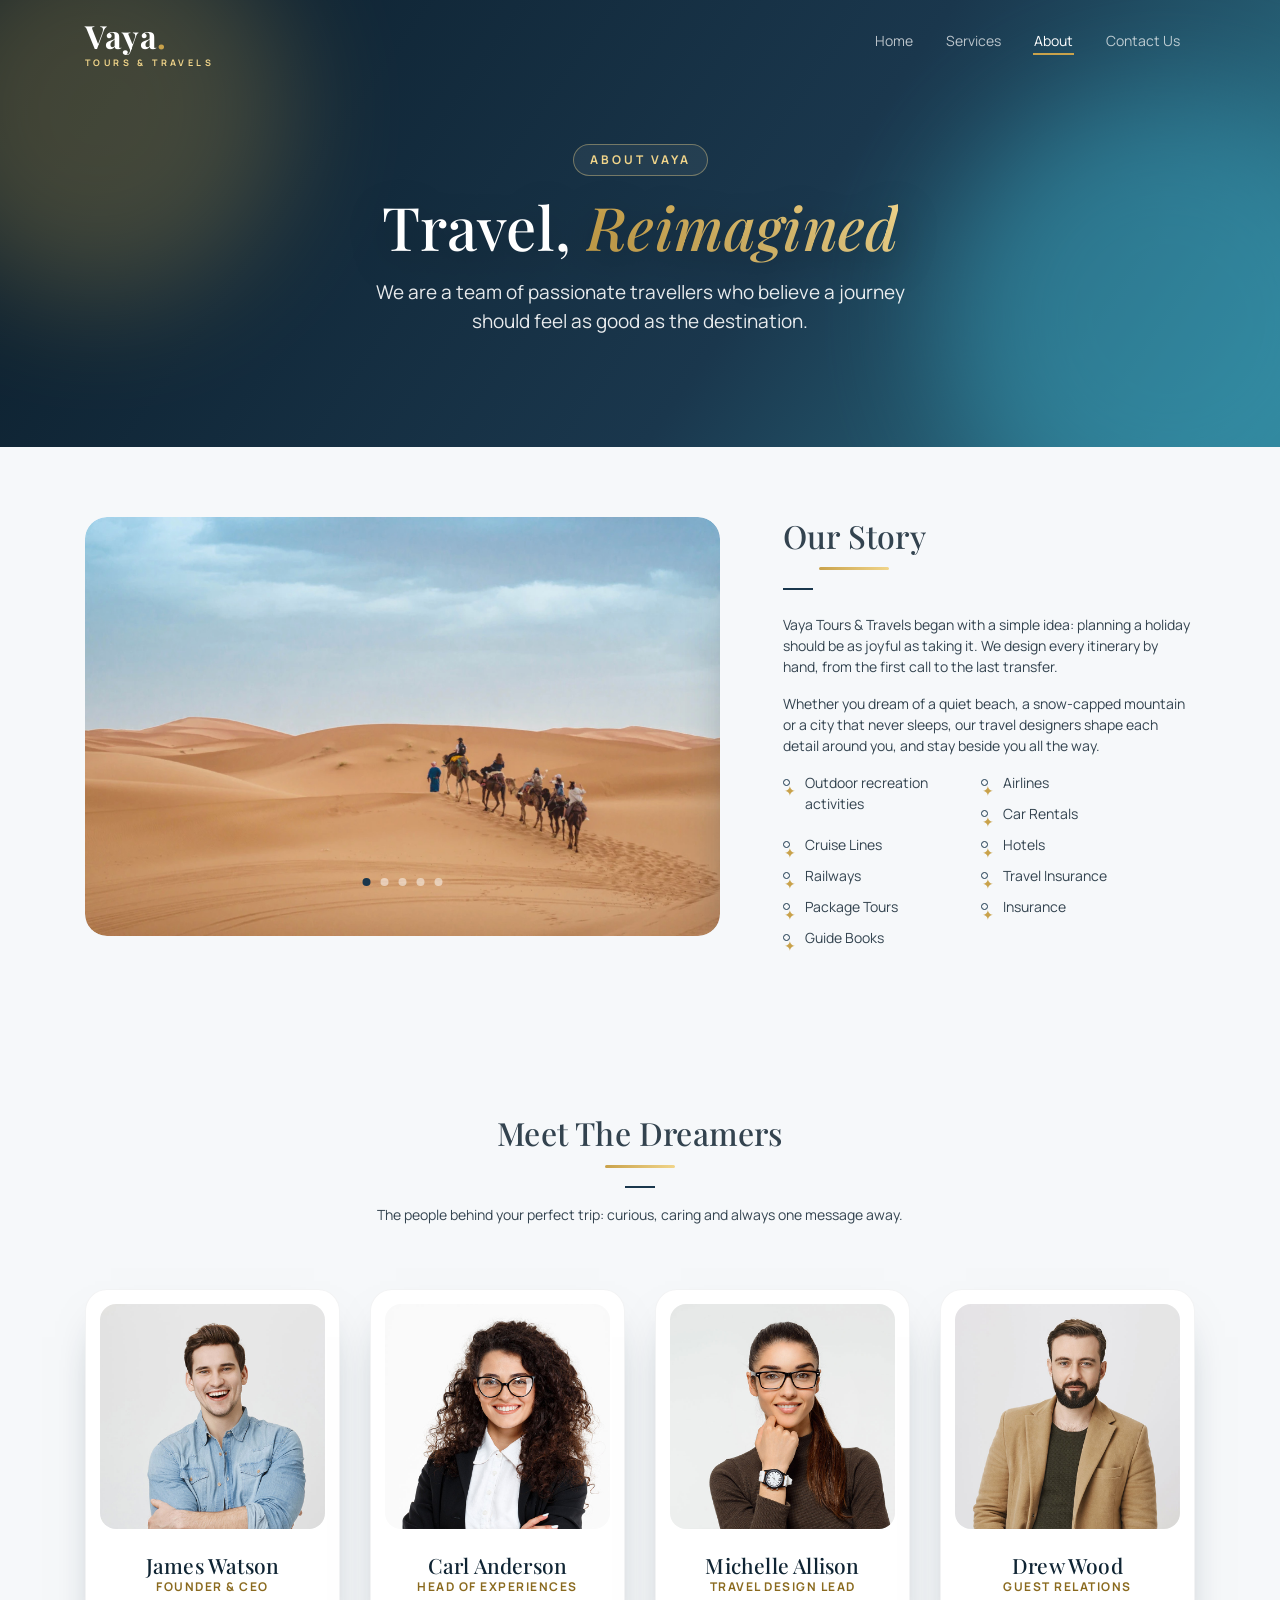
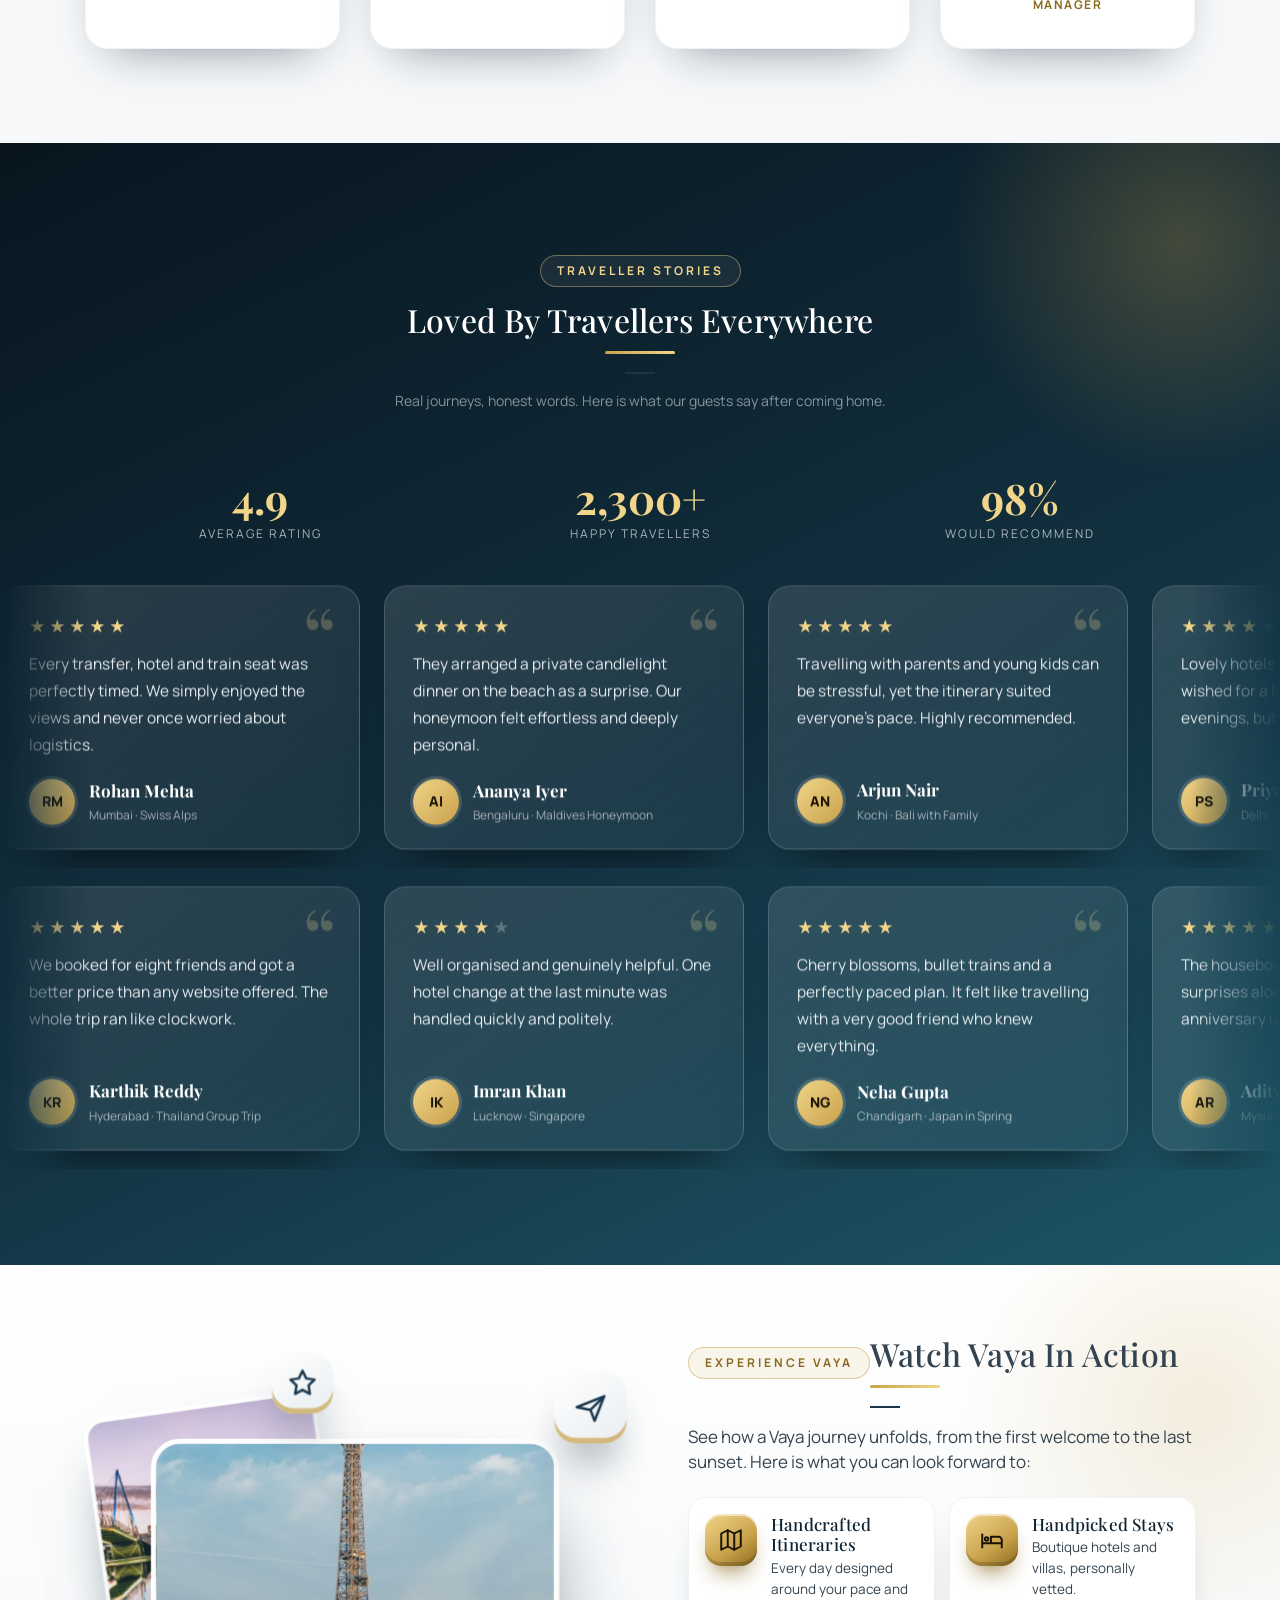
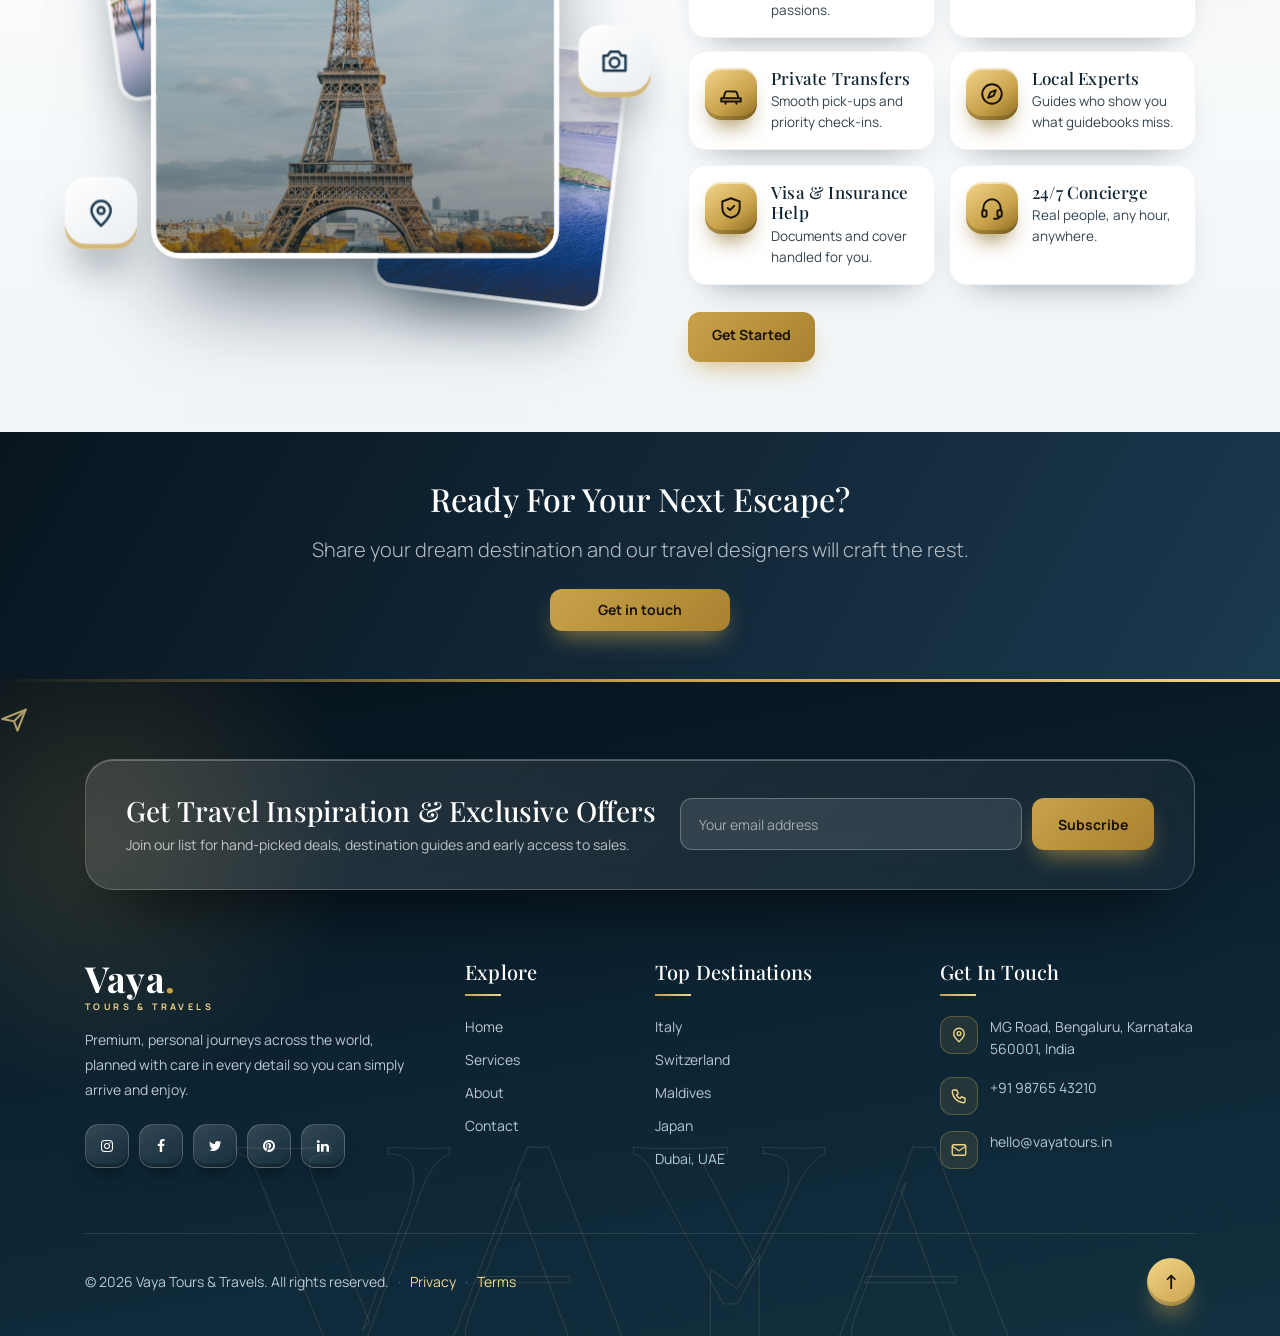
<file: about.html>
<!doctype html>
<html lang="en">
<head>
<meta charset="utf-8">
<meta name="viewport" content="width=device-width, initial-scale=1, shrink-to-fit=no">
<title>About | Vaya Tours &amp; Travels</title>
<link rel="shortcut icon" href="favicon.png">
<link rel="preconnect" href="https://fonts.googleapis.com"><link rel="preconnect" href="https://fonts.gstatic.com" crossorigin>
<link href="https://fonts.googleapis.com/css2?family=Inter:wght@400;700&family=Source+Serif+Pro:wght@400;700&family=Playfair+Display:ital,wght@0,500;0,600;0,700;1,500&family=Manrope:wght@400;500;600;700&display=swap" rel="stylesheet">
<link rel="stylesheet" href="css/bootstrap.min.css">
<link rel="stylesheet" href="css/owl.carousel.min.css">
<link rel="stylesheet" href="css/owl.theme.default.min.css">
<link rel="stylesheet" href="css/jquery.fancybox.min.css">
<link rel="stylesheet" href="fonts/icomoon/style.css">
<link rel="stylesheet" href="fonts/flaticon/font/flaticon.css">
<link rel="stylesheet" href="css/daterangepicker.css">
<link rel="stylesheet" href="css/aos.css">
<link rel="stylesheet" href="css/style.css">
<link rel="stylesheet" href="css/vaya.css">
</head>
<body>
<div class="site-mobile-menu site-navbar-target">
		<div class="site-mobile-menu-header">
			<div class="site-mobile-menu-close">
				<span class="icofont-close js-menu-toggle"></span>
			</div>
		</div>
		<div class="site-mobile-menu-body"></div>
	</div>

	<nav class="site-nav">
		<div class="container">
			<div class="site-navigation">
				<a href="index.html" class="logo m-0"><span class="logo-text"><b>Vaya<i>.</i></b><small class="tt">Tours &amp; Travels</small></span></a>

				<ul class="js-clone-nav d-none d-lg-inline-block text-left site-menu float-right">
					<li class="active"><a href="index.html">Home</a></li>
					<li><a href="services.html">Services</a></li>
					<li><a href="about.html">About</a></li>
					<li><a href="contact.html">Contact Us</a></li>
				</ul>

				<a href="#" class="burger ml-auto float-right site-menu-toggle js-menu-toggle d-inline-block d-lg-none light" data-toggle="collapse" data-target="#main-navbar">
					<span></span>
				</a>

			</div>
		</div>
	</nav>
<div class="spa-page" data-page="about">


  <div class="hero hero-inner">
    <div class="container">
      <div class="row align-items-center">
        <div class="col-lg-6 mx-auto text-center">
          <div class="intro-wrap">
            <span class="eyebrow">About Vaya</span><h1 class="mb-3">Travel, <em>reimagined</em></h1><p class="text-white lead-p">We are a team of passionate travellers who believe a journey should feel as good as the destination.</p>
          </div>
        </div>
      </div>
    </div>
  </div>

  
  
  <div class="untree_co-section">
    <div class="container">
      <div class="row">
        <div class="col-lg-7">
          <div class="owl-single dots-absolute owl-carousel">
            <img src="images/slider-1.jpg" alt="Vaya travel destination" class="img-fluid rounded-20">
            <img src="images/slider-2.jpg" alt="Vaya travel destination" class="img-fluid rounded-20">
            <img src="images/slider-3.jpg" alt="Vaya travel destination" class="img-fluid rounded-20">
            <img src="images/slider-4.jpg" alt="Vaya travel destination" class="img-fluid rounded-20">
            <img src="images/slider-5.jpg" alt="Vaya travel destination" class="img-fluid rounded-20">
          </div>
        </div>
        <div class="col-lg-5 pl-lg-5 ml-auto">
          <h2 class="section-title mb-4">Our story</h2><p>Vaya Tours &amp; Travels began with a simple idea: planning a holiday should be as joyful as taking it. We design every itinerary by hand, from the first call to the last transfer.</p><p>Whether you dream of a quiet beach, a snow-capped mountain or a city that never sleeps, our travel designers shape each detail around you, and stay beside you all the way.</p>
          <ul class="list-unstyled two-col clearfix">
            <li>Outdoor recreation activities</li>
            <li>Airlines</li>
            <li>Car Rentals</li>
            <li>Cruise Lines</li>
            <li>Hotels</li>
            <li>Railways</li>
            <li>Travel Insurance</li>
            <li>Package Tours</li>
            <li>Insurance</li>
            <li>Guide Books</li>
          </ul>
        </div>
      </div>
    </div>
  </div>

  <div class="untree_co-section">
    <div class="container">
      <div class="row justify-content-center mb-5">
        <div class="col-md-6 text-center">
          <h2 class="section-title mb-3 text-center">Meet the dreamers</h2><p>The people behind your perfect trip: curious, caring and always one message away.</p>
        </div>
      </div>

      <div class="row">
        <div class="col-lg-3 mb-4">
          <div class="team">
            <img src="images/person_1.jpg" alt="Image" class="img-fluid mb-4 rounded-20">
            <div class="px-3">
              <h3 class="mb-0">James Watson</h3>
              <p>Founder &amp; CEO</p>
            </div>
          </div>
        </div>
        <div class="col-lg-3 mb-4">
          <div class="team">
            <img src="images/person_2.jpg" alt="Image" class="img-fluid mb-4 rounded-20">
            <div class="px-3">
              <h3 class="mb-0">Carl Anderson</h3>
              <p>Head of Experiences</p>
            </div>
          </div>
        </div>

        <div class="col-lg-3 mb-4">
          <div class="team">
            <img src="images/person_4.jpg" alt="Image" class="img-fluid mb-4 rounded-20">
            <div class="px-3">
              <h3 class="mb-0">Michelle Allison</h3>
              <p>Travel Design Lead</p>
            </div>
          </div>
        </div>
        <div class="col-lg-3 mb-4">
          <div class="team">
            <img src="images/person_3.jpg" alt="Image" class="img-fluid mb-4 rounded-20">
            <div class="px-3">
              <h3 class="mb-0">Drew Wood</h3>
              <p>Guest Relations Manager</p>
            </div>
          </div>
        </div>

      </div>

    </div>
  </div>


  

  <div class="untree_co-section testi-section"><div class="container"><div class="row justify-content-center mb-5"><div class="col-lg-7 text-center"><span class="eyebrow">Traveller Stories</span><h2 class="section-title text-center text-white mb-3">Loved by travellers everywhere</h2><p class="text-white-50">Real journeys, honest words. Here is what our guests say after coming home.</p></div></div><div class="t-stats row text-center mb-4"><div class="col-4"><b>4.9</b><span>Average rating</span></div><div class="col-4"><b>2,300+</b><span>Happy travellers</span></div><div class="col-4"><b>98%</b><span>Would recommend</span></div></div></div><div class="trows"><div class="trow"><div class="ttrack"><div class="tcard"><div class="tstars">&#9733;&#9733;&#9733;&#9733;&#9733;<span></span></div><p>Every transfer, hotel and train seat was perfectly timed. We simply enjoyed the views and never once worried about logistics.</p><div class="tfoot"><span class="tav">RM</span><div><b>Rohan Mehta</b><small>Mumbai &middot; Swiss Alps</small></div></div></div><div class="tcard"><div class="tstars">&#9733;&#9733;&#9733;&#9733;&#9733;<span></span></div><p>They arranged a private candlelight dinner on the beach as a surprise. Our honeymoon felt effortless and deeply personal.</p><div class="tfoot"><span class="tav">AI</span><div><b>Ananya Iyer</b><small>Bengaluru &middot; Maldives Honeymoon</small></div></div></div><div class="tcard"><div class="tstars">&#9733;&#9733;&#9733;&#9733;&#9733;<span></span></div><p>Travelling with parents and young kids can be stressful, yet the itinerary suited everyone's pace. Highly recommended.</p><div class="tfoot"><span class="tav">AN</span><div><b>Arjun Nair</b><small>Kochi &middot; Bali with Family</small></div></div></div><div class="tcard"><div class="tstars">&#9733;&#9733;&#9733;&#9733;<span>&#9733;</span></div><p>Lovely hotels and smooth visa support. I wished for a little more free time in the evenings, but we will plan that next trip.</p><div class="tfoot"><span class="tav">PS</span><div><b>Priya Sharma</b><small>Delhi &middot; Dubai Weekend</small></div></div></div><div class="tcard"><div class="tstars">&#9733;&#9733;&#9733;&#9733;&#9733;<span></span></div><p>From Rome to Venice the local guides were outstanding, and the restaurant picks alone were worth the price.</p><div class="tfoot"><span class="tav">VS</span><div><b>Vikram Singh</b><small>Jaipur &middot; Italy, 9 Days</small></div></div></div><div class="tcard"><div class="tstars">&#9733;&#9733;&#9733;&#9733;&#9733;<span></span></div><p>Crystal water, great snorkelling and zero planning stress. The team replied to every message within minutes.</p><div class="tfoot"><span class="tav">SK</span><div><b>Sneha Kulkarni</b><small>Pune &middot; Perhentian Islands</small></div></div></div><div class="tcard"><div class="tstars">&#9733;&#9733;&#9733;&#9733;&#9733;<span></span></div><p>Every transfer, hotel and train seat was perfectly timed. We simply enjoyed the views and never once worried about logistics.</p><div class="tfoot"><span class="tav">RM</span><div><b>Rohan Mehta</b><small>Mumbai &middot; Swiss Alps</small></div></div></div><div class="tcard"><div class="tstars">&#9733;&#9733;&#9733;&#9733;&#9733;<span></span></div><p>They arranged a private candlelight dinner on the beach as a surprise. Our honeymoon felt effortless and deeply personal.</p><div class="tfoot"><span class="tav">AI</span><div><b>Ananya Iyer</b><small>Bengaluru &middot; Maldives Honeymoon</small></div></div></div><div class="tcard"><div class="tstars">&#9733;&#9733;&#9733;&#9733;&#9733;<span></span></div><p>Travelling with parents and young kids can be stressful, yet the itinerary suited everyone's pace. Highly recommended.</p><div class="tfoot"><span class="tav">AN</span><div><b>Arjun Nair</b><small>Kochi &middot; Bali with Family</small></div></div></div><div class="tcard"><div class="tstars">&#9733;&#9733;&#9733;&#9733;<span>&#9733;</span></div><p>Lovely hotels and smooth visa support. I wished for a little more free time in the evenings, but we will plan that next trip.</p><div class="tfoot"><span class="tav">PS</span><div><b>Priya Sharma</b><small>Delhi &middot; Dubai Weekend</small></div></div></div><div class="tcard"><div class="tstars">&#9733;&#9733;&#9733;&#9733;&#9733;<span></span></div><p>From Rome to Venice the local guides were outstanding, and the restaurant picks alone were worth the price.</p><div class="tfoot"><span class="tav">VS</span><div><b>Vikram Singh</b><small>Jaipur &middot; Italy, 9 Days</small></div></div></div><div class="tcard"><div class="tstars">&#9733;&#9733;&#9733;&#9733;&#9733;<span></span></div><p>Crystal water, great snorkelling and zero planning stress. The team replied to every message within minutes.</p><div class="tfoot"><span class="tav">SK</span><div><b>Sneha Kulkarni</b><small>Pune &middot; Perhentian Islands</small></div></div></div></div></div><div class="trow rev"><div class="ttrack"><div class="tcard"><div class="tstars">&#9733;&#9733;&#9733;&#9733;&#9733;<span></span></div><p>We booked for eight friends and got a better price than any website offered. The whole trip ran like clockwork.</p><div class="tfoot"><span class="tav">KR</span><div><b>Karthik Reddy</b><small>Hyderabad &middot; Thailand Group Trip</small></div></div></div><div class="tcard"><div class="tstars">&#9733;&#9733;&#9733;&#9733;<span>&#9733;</span></div><p>Well organised and genuinely helpful. One hotel change at the last minute was handled quickly and politely.</p><div class="tfoot"><span class="tav">IK</span><div><b>Imran Khan</b><small>Lucknow &middot; Singapore</small></div></div></div><div class="tcard"><div class="tstars">&#9733;&#9733;&#9733;&#9733;&#9733;<span></span></div><p>Cherry blossoms, bullet trains and a perfectly paced plan. It felt like travelling with a very good friend who knew everything.</p><div class="tfoot"><span class="tav">NG</span><div><b>Neha Gupta</b><small>Chandigarh &middot; Japan in Spring</small></div></div></div><div class="tcard"><div class="tstars">&#9733;&#9733;&#9733;&#9733;&#9733;<span></span></div><p>The houseboat, the food and the little surprises along the way made our anniversary unforgettable.</p><div class="tfoot"><span class="tav">AR</span><div><b>Aditya Rao</b><small>Mysuru &middot; Kerala Backwaters</small></div></div></div><div class="tcard"><div class="tstars">&#9733;&#9733;&#9733;&#9733;&#9733;<span></span></div><p>Breathtaking landscapes and thoughtful details everywhere. We came home already planning our next journey.</p><div class="tfoot"><span class="tav">MJ</span><div><b>Meera Joshi</b><small>Ahmedabad &middot; New Zealand</small></div></div></div><div class="tcard"><div class="tstars">&#9733;&#9733;&#9733;&#9733;&#9733;<span></span></div><p>Seamless from airport pickup to the water villa. Premium service without the premium stress.</p><div class="tfoot"><span class="tav">RV</span><div><b>Rahul Verma</b><small>Noida &middot; Maldives</small></div></div></div><div class="tcard"><div class="tstars">&#9733;&#9733;&#9733;&#9733;&#9733;<span></span></div><p>We booked for eight friends and got a better price than any website offered. The whole trip ran like clockwork.</p><div class="tfoot"><span class="tav">KR</span><div><b>Karthik Reddy</b><small>Hyderabad &middot; Thailand Group Trip</small></div></div></div><div class="tcard"><div class="tstars">&#9733;&#9733;&#9733;&#9733;<span>&#9733;</span></div><p>Well organised and genuinely helpful. One hotel change at the last minute was handled quickly and politely.</p><div class="tfoot"><span class="tav">IK</span><div><b>Imran Khan</b><small>Lucknow &middot; Singapore</small></div></div></div><div class="tcard"><div class="tstars">&#9733;&#9733;&#9733;&#9733;&#9733;<span></span></div><p>Cherry blossoms, bullet trains and a perfectly paced plan. It felt like travelling with a very good friend who knew everything.</p><div class="tfoot"><span class="tav">NG</span><div><b>Neha Gupta</b><small>Chandigarh &middot; Japan in Spring</small></div></div></div><div class="tcard"><div class="tstars">&#9733;&#9733;&#9733;&#9733;&#9733;<span></span></div><p>The houseboat, the food and the little surprises along the way made our anniversary unforgettable.</p><div class="tfoot"><span class="tav">AR</span><div><b>Aditya Rao</b><small>Mysuru &middot; Kerala Backwaters</small></div></div></div><div class="tcard"><div class="tstars">&#9733;&#9733;&#9733;&#9733;&#9733;<span></span></div><p>Breathtaking landscapes and thoughtful details everywhere. We came home already planning our next journey.</p><div class="tfoot"><span class="tav">MJ</span><div><b>Meera Joshi</b><small>Ahmedabad &middot; New Zealand</small></div></div></div><div class="tcard"><div class="tstars">&#9733;&#9733;&#9733;&#9733;&#9733;<span></span></div><p>Seamless from airport pickup to the water villa. Premium service without the premium stress.</p><div class="tfoot"><span class="tav">RV</span><div><b>Rahul Verma</b><small>Noida &middot; Maldives</small></div></div></div></div></div></div></div>
<div class="untree_co-section vid-section"><div class="container"><div class="row align-items-center"><div class="col-lg-6 mb-5 mb-lg-0"><div class="vid-stage"><div class="vid-sway"><div class="vid-scene"><div class="vid-bg b1 kb"><img src="images/hero-slider-3.jpg" alt="Beach escape"></div><div class="vid-bg b2 kb"><img src="images/hero-slider-4.jpg" alt="Lake views"></div><div class="vid-main kb"><img src="images/hero-slider-2.jpg" alt="Vaya journey"></div><span class="float-ico f1"><svg class="" width="30" height="30" viewBox="0 0 24 24" fill="none" stroke="currentColor" stroke-width="1.8" stroke-linecap="round" stroke-linejoin="round"><path d="M2 12l20-8-7 18-3-8z"/><path d="M22 4L12 14"/></svg></span><span class="float-ico f2"><svg class="" width="30" height="30" viewBox="0 0 24 24" fill="none" stroke="currentColor" stroke-width="1.8" stroke-linecap="round" stroke-linejoin="round"><path d="M12 21s7-6.2 7-11a7 7 0 10-14 0c0 4.8 7 11 7 11z"/><circle cx="12" cy="10" r="2.5"/></svg></span><span class="float-ico f3"><svg class="" width="30" height="30" viewBox="0 0 24 24" fill="none" stroke="currentColor" stroke-width="1.8" stroke-linecap="round" stroke-linejoin="round"><path d="M4 8h3l2-3h6l2 3h3v11H4z"/><circle cx="12" cy="13" r="3.5"/></svg></span><span class="float-ico f4"><svg class="" width="30" height="30" viewBox="0 0 24 24" fill="none" stroke="currentColor" stroke-width="1.8" stroke-linecap="round" stroke-linejoin="round"><path d="M12 3l2.7 5.6 6.1.9-4.4 4.3 1 6.1L12 17l-5.4 2.9 1-6.1L3.2 9.5l6.1-.9z"/></svg></span></div></div></div></div><div class="col-lg-6 pl-lg-5"><span class="eyebrow dark">Experience Vaya</span><h2 class="section-title text-left mb-3">Watch Vaya in Action</h2><p class="vid-lead">See how a Vaya journey unfolds, from the first welcome to the last sunset. Here is what you can look forward to:</p><div class="vpoints"><div class="vpoint tilt reveal3d"><span class="ico3d"><svg class="" width="26" height="26" viewBox="0 0 24 24" fill="none" stroke="currentColor" stroke-width="1.8" stroke-linecap="round" stroke-linejoin="round"><path d="M3 6l6-3 6 3 6-3v15l-6 3-6-3-6 3z"/><path d="M9 3v15M15 6v15"/></svg></span><div><h4>Handcrafted itineraries</h4><p>Every day designed around your pace and passions.</p></div></div><div class="vpoint tilt reveal3d"><span class="ico3d"><svg class="" width="26" height="26" viewBox="0 0 24 24" fill="none" stroke="currentColor" stroke-width="1.8" stroke-linecap="round" stroke-linejoin="round"><path d="M3 19V7M3 15h18v4M21 15v-3a3 3 0 00-3-3h-7v6"/><circle cx="7" cy="11" r="1.6"/></svg></span><div><h4>Handpicked stays</h4><p>Boutique hotels and villas, personally vetted.</p></div></div><div class="vpoint tilt reveal3d"><span class="ico3d"><svg class="" width="26" height="26" viewBox="0 0 24 24" fill="none" stroke="currentColor" stroke-width="1.8" stroke-linecap="round" stroke-linejoin="round"><path d="M5 16l1.5-5a2 2 0 011.9-1.4h7.2a2 2 0 011.9 1.4L19 16M3 16h18v3H3zM7 19v2M17 19v2"/></svg></span><div><h4>Private transfers</h4><p>Smooth pick-ups and priority check-ins.</p></div></div><div class="vpoint tilt reveal3d"><span class="ico3d"><svg class="" width="26" height="26" viewBox="0 0 24 24" fill="none" stroke="currentColor" stroke-width="1.8" stroke-linecap="round" stroke-linejoin="round"><circle cx="12" cy="12" r="9"/><path d="M15.5 8.5l-2 5-5 2 2-5z"/></svg></span><div><h4>Local experts</h4><p>Guides who show you what guidebooks miss.</p></div></div><div class="vpoint tilt reveal3d"><span class="ico3d"><svg class="" width="26" height="26" viewBox="0 0 24 24" fill="none" stroke="currentColor" stroke-width="1.8" stroke-linecap="round" stroke-linejoin="round"><path d="M12 3l8 3v6c0 5-3.5 8-8 9-4.5-1-8-4-8-9V6z"/><path d="M9 12l2 2 4-4"/></svg></span><div><h4>Visa &amp; insurance help</h4><p>Documents and cover handled for you.</p></div></div><div class="vpoint tilt reveal3d"><span class="ico3d"><svg class="" width="26" height="26" viewBox="0 0 24 24" fill="none" stroke="currentColor" stroke-width="1.8" stroke-linecap="round" stroke-linejoin="round"><path d="M4 14v-2a8 8 0 0116 0v2"/><rect x="3" y="14" width="4" height="6" rx="1.5"/><rect x="17" y="14" width="4" height="6" rx="1.5"/><path d="M19 20c0 1.2-2 2-5 2"/></svg></span><div><h4>24/7 concierge</h4><p>Real people, any hour, anywhere.</p></div></div></div><div class="vid-cta"><a href="contact.html" class="btn btn-primary btn-shine px-4">Get Started</a></div></div></div></div></div>
<div class="py-5 cta-section">
    <div class="container">
      <div class="row text-center">
        <div class="col-md-12">
          <h2 class="mb-3 text-white">Ready for your next escape?</h2>
          <p class="mb-4 lead text-white text-white-opacity">Share your dream destination and our travel designers will craft the rest.</p>
          <p class="mb-0"><a href="contact.html" class="btn btn-primary btn-shine px-5" style="line-height:1.9;height:auto;padding-top:8px;padding-bottom:8px">Get in touch</a></p>
        </div>
      </div>
    </div>
  </div>

  </div>
<footer class="vfooter"><div class="vf-glow"></div><div class="vf-watermark">VAYA</div><span class="vf-plane"><svg class="" width="28" height="28" viewBox="0 0 24 24" fill="none" stroke="currentColor" stroke-width="1.8" stroke-linecap="round" stroke-linejoin="round"><path d="M2 12l20-8-7 18-3-8z"/><path d="M22 4L12 14"/></svg></span><div class="container"><div class="nl-card tilt reveal3d"><div><h3>Get travel inspiration &amp; exclusive offers</h3><p>Join our list for hand-picked deals, destination guides and early access to sales.</p></div><form class="nl-form" id="nlForm" novalidate><input type="email" id="nlEmail" placeholder="Your email address" aria-label="Email address"><button type="submit" class="btn btn-primary btn-shine">Subscribe</button></form><div class="nl-msg" id="nlMsg"></div></div><div class="row vf-main"><div class="col-lg-4 mb-5"><a href="index.html" class="logo vf-logo"><span class="logo-text"><b>Vaya<i>.</i></b><small class="tt">Tours &amp; Travels</small></span></a><p class="vf-about">Premium, personal journeys across the world, planned with care in every detail so you can simply arrive and enjoy.</p><div class="vf-social"><a href="#" class="soc" aria-label="instagram"><span class="icon-instagram"></span></a><a href="#" class="soc" aria-label="facebook"><span class="icon-facebook"></span></a><a href="#" class="soc" aria-label="twitter"><span class="icon-twitter"></span></a><a href="#" class="soc" aria-label="pinterest"><span class="icon-pinterest"></span></a><a href="#" class="soc" aria-label="linkedin"><span class="icon-linkedin"></span></a></div></div><div class="col-6 col-lg-2 mb-5"><h5 class="vf-h">Explore</h5><ul class="vf-links"><li><a href="index.html"><span>&rarr;</span>Home</a></li><li><a href="services.html"><span>&rarr;</span>Services</a></li><li><a href="about.html"><span>&rarr;</span>About</a></li><li><a href="contact.html"><span>&rarr;</span>Contact</a></li></ul></div><div class="col-6 col-lg-3 mb-5"><h5 class="vf-h">Top Destinations</h5><ul class="vf-links"><li><a href="index.html"><span>&rarr;</span>Italy</a></li><li><a href="index.html"><span>&rarr;</span>Switzerland</a></li><li><a href="index.html"><span>&rarr;</span>Maldives</a></li><li><a href="index.html"><span>&rarr;</span>Japan</a></li><li><a href="index.html"><span>&rarr;</span>Dubai, UAE</a></li></ul></div><div class="col-lg-3 mb-5"><h5 class="vf-h">Get in touch</h5><ul class="vf-contact"><li><span class="vf-ci"><svg class="" width="18" height="18" viewBox="0 0 24 24" fill="none" stroke="currentColor" stroke-width="1.8" stroke-linecap="round" stroke-linejoin="round"><path d="M12 21s7-6.2 7-11a7 7 0 10-14 0c0 4.8 7 11 7 11z"/><circle cx="12" cy="10" r="2.5"/></svg></span>MG Road, Bengaluru, Karnataka 560001, India</li><li><span class="vf-ci"><svg class="" width="18" height="18" viewBox="0 0 24 24" fill="none" stroke="currentColor" stroke-width="1.8" stroke-linecap="round" stroke-linejoin="round"><path d="M5 4h4l2 5-2.5 1.5a11 11 0 005 5L15 13l5 2v4a2 2 0 01-2 2A16 16 0 013 6a2 2 0 012-2z"/></svg></span>+91 98765 43210</li><li><span class="vf-ci"><svg class="" width="18" height="18" viewBox="0 0 24 24" fill="none" stroke="currentColor" stroke-width="1.8" stroke-linecap="round" stroke-linejoin="round"><rect x="3" y="5" width="18" height="14" rx="2"/><path d="M3 7l9 6 9-6"/></svg></span>hello@vayatours.in</li></ul></div></div><div class="vf-bottom"><p>&copy; <span id="yr"></span> Vaya Tours &amp; Travels. All rights reserved. <span class="vf-sep">&middot;</span> <a href="#">Privacy</a> <span class="vf-sep">&middot;</span> <a href="#">Terms</a></p><button type="button" class="to-top" id="toTop" aria-label="Back to top">&uarr;</button></div></div></footer>
<div id="overlayer"></div><div class="loader"><div class="spinner-border text-primary" role="status"><span class="sr-only">Loading...</span></div></div>
<script src="js/jquery-3.4.1.min.js"></script>
<script src="js/popper.min.js"></script>
<script src="js/bootstrap.min.js"></script>
<script src="js/owl.carousel.min.js"></script>
<script src="js/jquery.animateNumber.min.js"></script>
<script src="js/jquery.waypoints.min.js"></script>
<script src="js/jquery.fancybox.min.js"></script>
<script src="js/aos.js"></script>
<script src="js/moment.min.js"></script>
<script src="js/daterangepicker.js"></script>
<script src="js/typed.js"></script>
<script src="js/custom.js"></script>
<script src="js/vaya.js"></script>
</body>
</html>
</file>
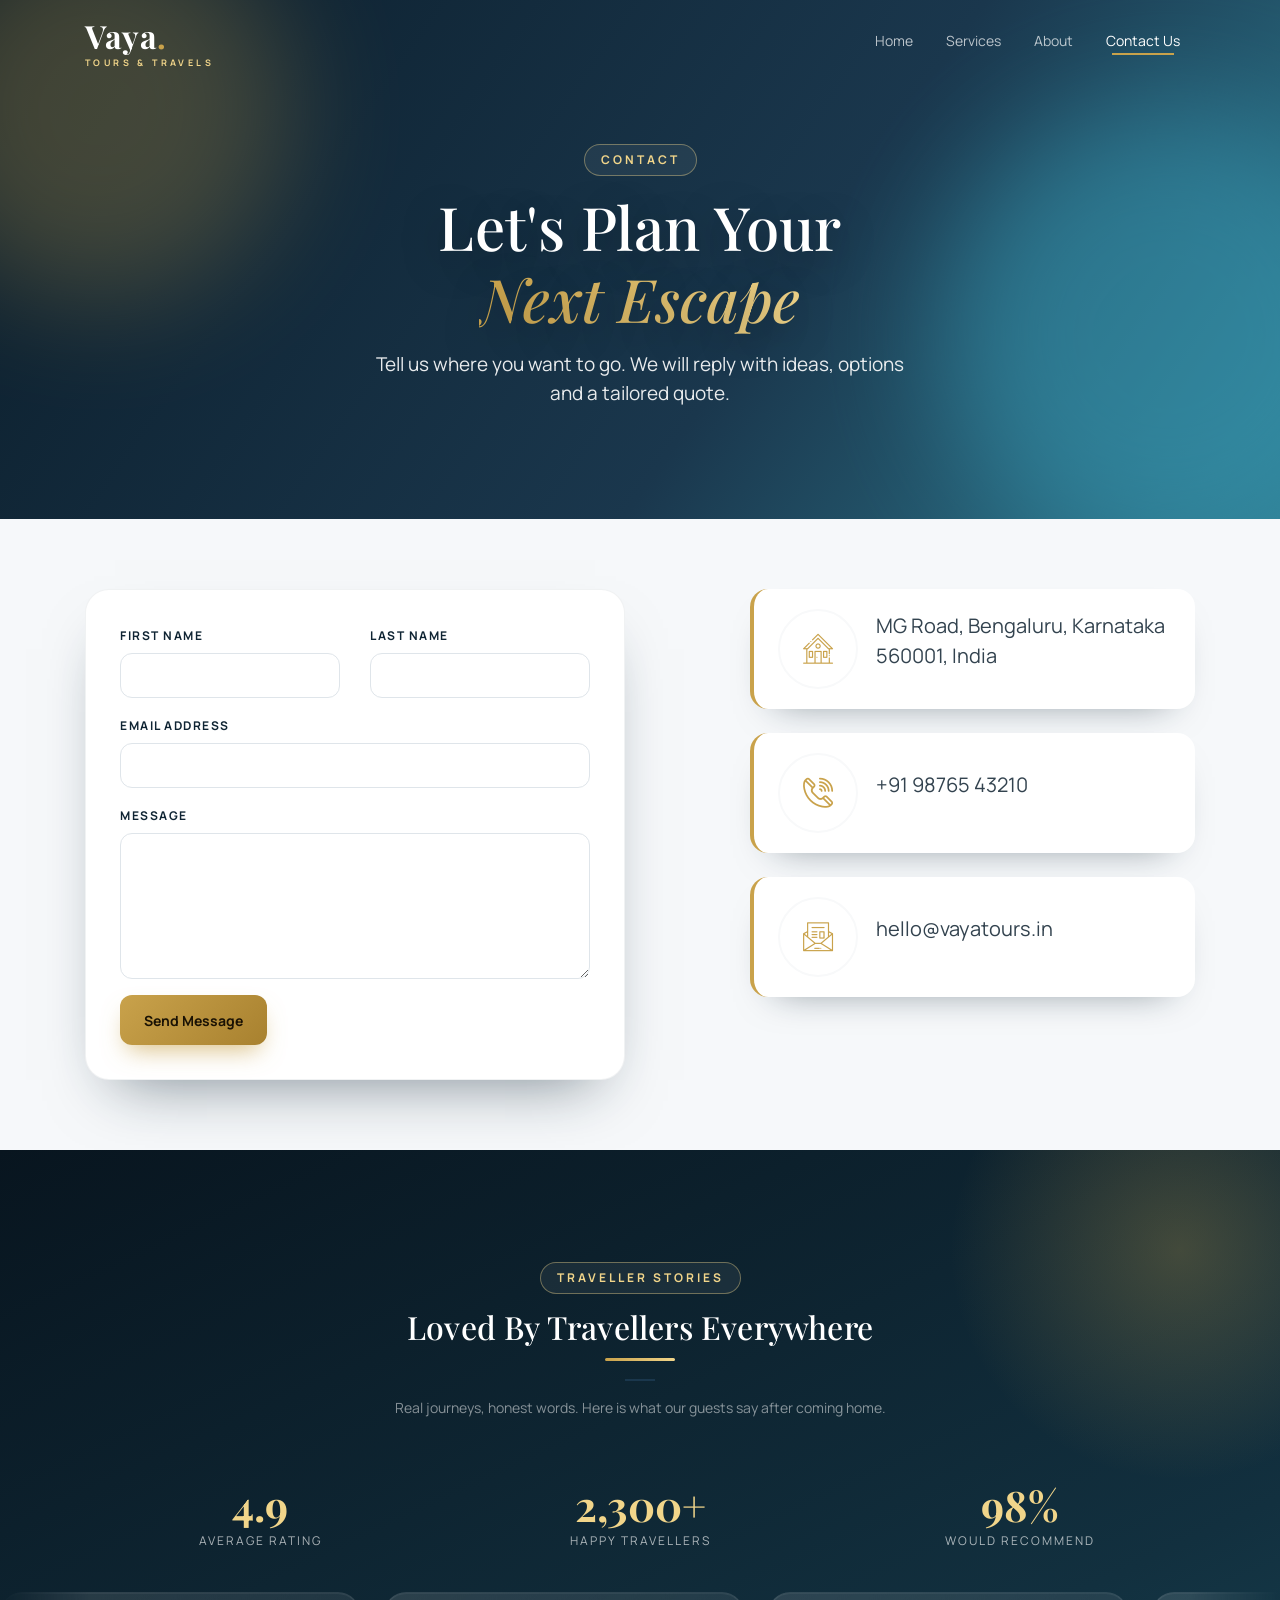
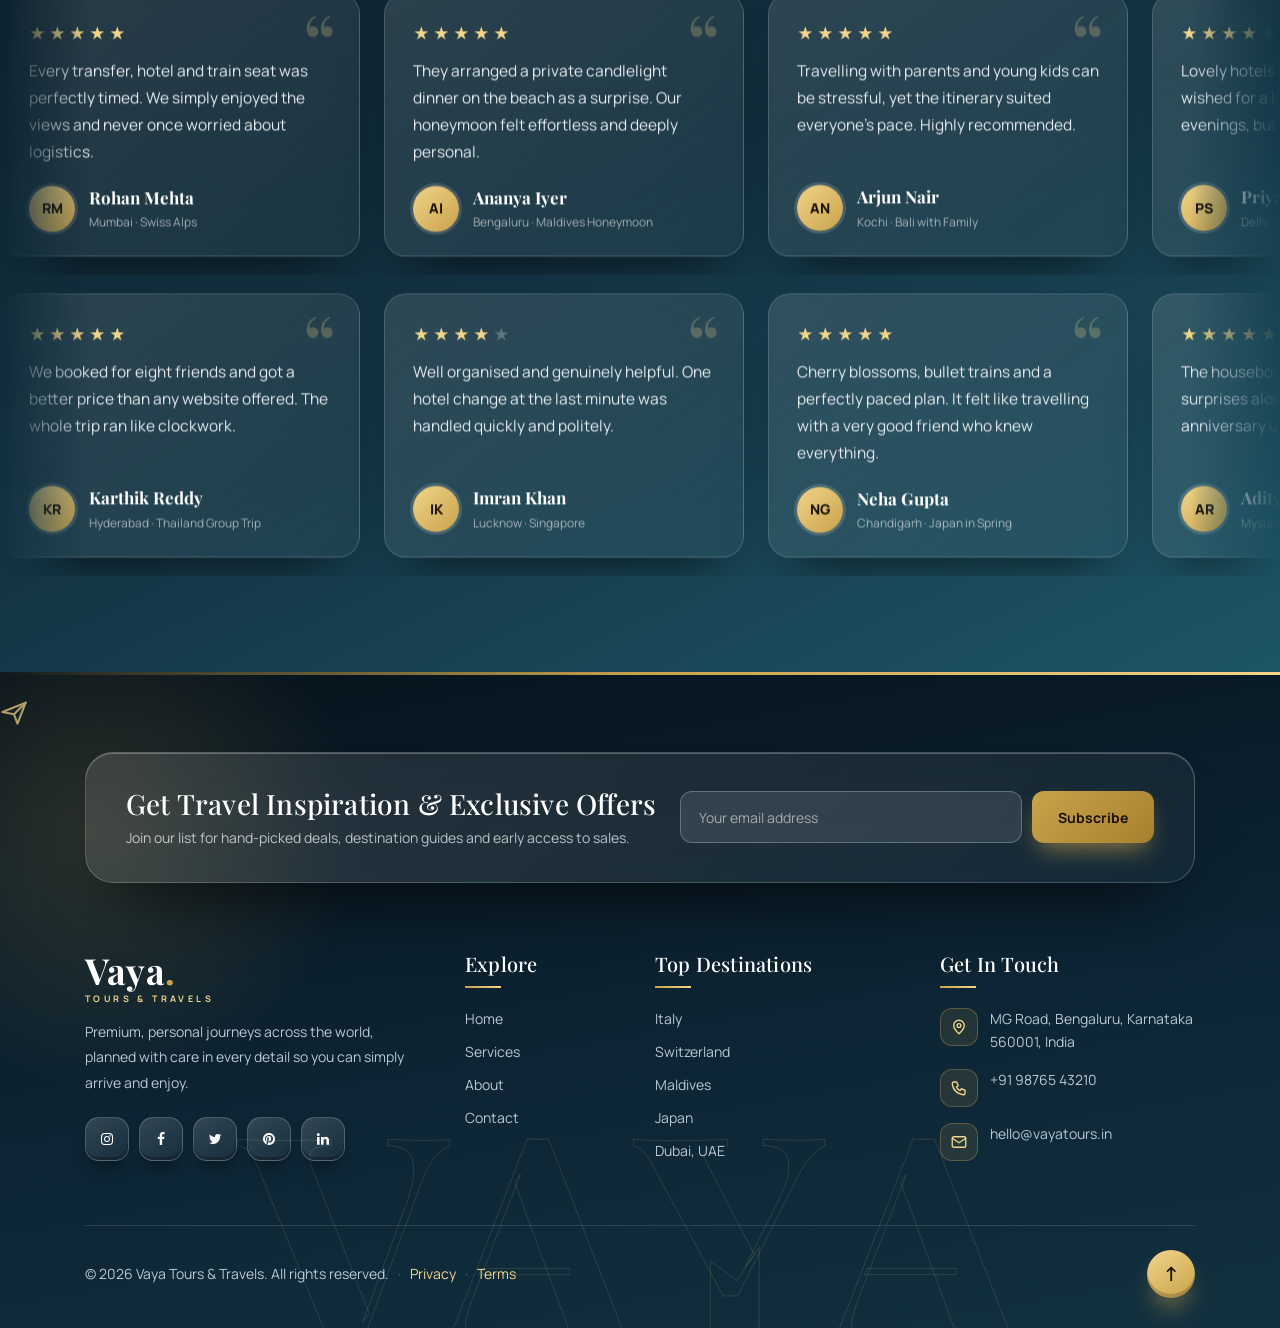
<file: contact.html>
<!doctype html>
<html lang="en">
<head>
<meta charset="utf-8">
<meta name="viewport" content="width=device-width, initial-scale=1, shrink-to-fit=no">
<title>Contact | Vaya Tours &amp; Travels</title>
<link rel="shortcut icon" href="favicon.png">
<link rel="preconnect" href="https://fonts.googleapis.com"><link rel="preconnect" href="https://fonts.gstatic.com" crossorigin>
<link href="https://fonts.googleapis.com/css2?family=Inter:wght@400;700&family=Source+Serif+Pro:wght@400;700&family=Playfair+Display:ital,wght@0,500;0,600;0,700;1,500&family=Manrope:wght@400;500;600;700&display=swap" rel="stylesheet">
<link rel="stylesheet" href="css/bootstrap.min.css">
<link rel="stylesheet" href="css/owl.carousel.min.css">
<link rel="stylesheet" href="css/owl.theme.default.min.css">
<link rel="stylesheet" href="css/jquery.fancybox.min.css">
<link rel="stylesheet" href="fonts/icomoon/style.css">
<link rel="stylesheet" href="fonts/flaticon/font/flaticon.css">
<link rel="stylesheet" href="css/daterangepicker.css">
<link rel="stylesheet" href="css/aos.css">
<link rel="stylesheet" href="css/style.css">
<link rel="stylesheet" href="css/vaya.css">
</head>
<body>
<div class="site-mobile-menu site-navbar-target">
		<div class="site-mobile-menu-header">
			<div class="site-mobile-menu-close">
				<span class="icofont-close js-menu-toggle"></span>
			</div>
		</div>
		<div class="site-mobile-menu-body"></div>
	</div>

	<nav class="site-nav">
		<div class="container">
			<div class="site-navigation">
				<a href="index.html" class="logo m-0"><span class="logo-text"><b>Vaya<i>.</i></b><small class="tt">Tours &amp; Travels</small></span></a>

				<ul class="js-clone-nav d-none d-lg-inline-block text-left site-menu float-right">
					<li class="active"><a href="index.html">Home</a></li>
					<li><a href="services.html">Services</a></li>
					<li><a href="about.html">About</a></li>
					<li><a href="contact.html">Contact Us</a></li>
				</ul>

				<a href="#" class="burger ml-auto float-right site-menu-toggle js-menu-toggle d-inline-block d-lg-none light" data-toggle="collapse" data-target="#main-navbar">
					<span></span>
				</a>

			</div>
		</div>
	</nav>
<div class="spa-page" data-page="contact">


  <div class="hero hero-inner">
    <div class="container">
      <div class="row align-items-center">
        <div class="col-lg-6 mx-auto text-center">
          <div class="intro-wrap">
            <span class="eyebrow">Contact</span><h1 class="mb-3">Let's plan your <em>next escape</em></h1><p class="text-white lead-p">Tell us where you want to go. We will reply with ideas, options and a tailored quote.</p>
          </div>
        </div>
      </div>
    </div>
  </div>

  
  
  <div class="untree_co-section">
    <div class="container">
      <div class="row">
        <div class="col-lg-6 mb-5 mb-lg-0">
          <form class="contact-form" data-aos="fade-up" data-aos-delay="200">
            <div class="row">
              <div class="col-6">
                <div class="form-group">
                  <label class="text-black" for="fname">First name</label>
                  <input type="text" class="form-control" id="fname">
                </div>
              </div>
              <div class="col-6">
                <div class="form-group">
                  <label class="text-black" for="lname">Last name</label>
                  <input type="text" class="form-control" id="lname">
                </div>
              </div>
            </div>
            <div class="form-group">
              <label class="text-black" for="email">Email address</label>
              <input type="email" class="form-control" id="email">
            </div>

            <div class="form-group">
              <label class="text-black" for="message">Message</label>
              <textarea name="" class="form-control" id="message" cols="30" rows="5"></textarea>
            </div>

            <button type="submit" class="btn btn-primary btn-shine px-4">Send Message</button><div class="cf-msg" id="cfMsg"></div>
          </form>
        </div>
        <div class="col-lg-5 ml-auto">
          <div class="quick-contact-item d-flex align-items-center mb-4">
            <span class="flaticon-house"></span>
            <address class="text">
              MG Road, Bengaluru, Karnataka 560001, India
            </address>
          </div>
          <div class="quick-contact-item d-flex align-items-center mb-4">
            <span class="flaticon-phone-call"></span>
            <address class="text">
              +91 98765 43210
            </address>
          </div>
          <div class="quick-contact-item d-flex align-items-center mb-4">
            <span class="flaticon-mail"></span>
            <address class="text">
              hello@vayatours.in
            </address>
          </div>
        </div>
      </div>
    </div>
  </div>

  

  <div class="untree_co-section testi-section"><div class="container"><div class="row justify-content-center mb-5"><div class="col-lg-7 text-center"><span class="eyebrow">Traveller Stories</span><h2 class="section-title text-center text-white mb-3">Loved by travellers everywhere</h2><p class="text-white-50">Real journeys, honest words. Here is what our guests say after coming home.</p></div></div><div class="t-stats row text-center mb-4"><div class="col-4"><b>4.9</b><span>Average rating</span></div><div class="col-4"><b>2,300+</b><span>Happy travellers</span></div><div class="col-4"><b>98%</b><span>Would recommend</span></div></div></div><div class="trows"><div class="trow"><div class="ttrack"><div class="tcard"><div class="tstars">&#9733;&#9733;&#9733;&#9733;&#9733;<span></span></div><p>Every transfer, hotel and train seat was perfectly timed. We simply enjoyed the views and never once worried about logistics.</p><div class="tfoot"><span class="tav">RM</span><div><b>Rohan Mehta</b><small>Mumbai &middot; Swiss Alps</small></div></div></div><div class="tcard"><div class="tstars">&#9733;&#9733;&#9733;&#9733;&#9733;<span></span></div><p>They arranged a private candlelight dinner on the beach as a surprise. Our honeymoon felt effortless and deeply personal.</p><div class="tfoot"><span class="tav">AI</span><div><b>Ananya Iyer</b><small>Bengaluru &middot; Maldives Honeymoon</small></div></div></div><div class="tcard"><div class="tstars">&#9733;&#9733;&#9733;&#9733;&#9733;<span></span></div><p>Travelling with parents and young kids can be stressful, yet the itinerary suited everyone's pace. Highly recommended.</p><div class="tfoot"><span class="tav">AN</span><div><b>Arjun Nair</b><small>Kochi &middot; Bali with Family</small></div></div></div><div class="tcard"><div class="tstars">&#9733;&#9733;&#9733;&#9733;<span>&#9733;</span></div><p>Lovely hotels and smooth visa support. I wished for a little more free time in the evenings, but we will plan that next trip.</p><div class="tfoot"><span class="tav">PS</span><div><b>Priya Sharma</b><small>Delhi &middot; Dubai Weekend</small></div></div></div><div class="tcard"><div class="tstars">&#9733;&#9733;&#9733;&#9733;&#9733;<span></span></div><p>From Rome to Venice the local guides were outstanding, and the restaurant picks alone were worth the price.</p><div class="tfoot"><span class="tav">VS</span><div><b>Vikram Singh</b><small>Jaipur &middot; Italy, 9 Days</small></div></div></div><div class="tcard"><div class="tstars">&#9733;&#9733;&#9733;&#9733;&#9733;<span></span></div><p>Crystal water, great snorkelling and zero planning stress. The team replied to every message within minutes.</p><div class="tfoot"><span class="tav">SK</span><div><b>Sneha Kulkarni</b><small>Pune &middot; Perhentian Islands</small></div></div></div><div class="tcard"><div class="tstars">&#9733;&#9733;&#9733;&#9733;&#9733;<span></span></div><p>Every transfer, hotel and train seat was perfectly timed. We simply enjoyed the views and never once worried about logistics.</p><div class="tfoot"><span class="tav">RM</span><div><b>Rohan Mehta</b><small>Mumbai &middot; Swiss Alps</small></div></div></div><div class="tcard"><div class="tstars">&#9733;&#9733;&#9733;&#9733;&#9733;<span></span></div><p>They arranged a private candlelight dinner on the beach as a surprise. Our honeymoon felt effortless and deeply personal.</p><div class="tfoot"><span class="tav">AI</span><div><b>Ananya Iyer</b><small>Bengaluru &middot; Maldives Honeymoon</small></div></div></div><div class="tcard"><div class="tstars">&#9733;&#9733;&#9733;&#9733;&#9733;<span></span></div><p>Travelling with parents and young kids can be stressful, yet the itinerary suited everyone's pace. Highly recommended.</p><div class="tfoot"><span class="tav">AN</span><div><b>Arjun Nair</b><small>Kochi &middot; Bali with Family</small></div></div></div><div class="tcard"><div class="tstars">&#9733;&#9733;&#9733;&#9733;<span>&#9733;</span></div><p>Lovely hotels and smooth visa support. I wished for a little more free time in the evenings, but we will plan that next trip.</p><div class="tfoot"><span class="tav">PS</span><div><b>Priya Sharma</b><small>Delhi &middot; Dubai Weekend</small></div></div></div><div class="tcard"><div class="tstars">&#9733;&#9733;&#9733;&#9733;&#9733;<span></span></div><p>From Rome to Venice the local guides were outstanding, and the restaurant picks alone were worth the price.</p><div class="tfoot"><span class="tav">VS</span><div><b>Vikram Singh</b><small>Jaipur &middot; Italy, 9 Days</small></div></div></div><div class="tcard"><div class="tstars">&#9733;&#9733;&#9733;&#9733;&#9733;<span></span></div><p>Crystal water, great snorkelling and zero planning stress. The team replied to every message within minutes.</p><div class="tfoot"><span class="tav">SK</span><div><b>Sneha Kulkarni</b><small>Pune &middot; Perhentian Islands</small></div></div></div></div></div><div class="trow rev"><div class="ttrack"><div class="tcard"><div class="tstars">&#9733;&#9733;&#9733;&#9733;&#9733;<span></span></div><p>We booked for eight friends and got a better price than any website offered. The whole trip ran like clockwork.</p><div class="tfoot"><span class="tav">KR</span><div><b>Karthik Reddy</b><small>Hyderabad &middot; Thailand Group Trip</small></div></div></div><div class="tcard"><div class="tstars">&#9733;&#9733;&#9733;&#9733;<span>&#9733;</span></div><p>Well organised and genuinely helpful. One hotel change at the last minute was handled quickly and politely.</p><div class="tfoot"><span class="tav">IK</span><div><b>Imran Khan</b><small>Lucknow &middot; Singapore</small></div></div></div><div class="tcard"><div class="tstars">&#9733;&#9733;&#9733;&#9733;&#9733;<span></span></div><p>Cherry blossoms, bullet trains and a perfectly paced plan. It felt like travelling with a very good friend who knew everything.</p><div class="tfoot"><span class="tav">NG</span><div><b>Neha Gupta</b><small>Chandigarh &middot; Japan in Spring</small></div></div></div><div class="tcard"><div class="tstars">&#9733;&#9733;&#9733;&#9733;&#9733;<span></span></div><p>The houseboat, the food and the little surprises along the way made our anniversary unforgettable.</p><div class="tfoot"><span class="tav">AR</span><div><b>Aditya Rao</b><small>Mysuru &middot; Kerala Backwaters</small></div></div></div><div class="tcard"><div class="tstars">&#9733;&#9733;&#9733;&#9733;&#9733;<span></span></div><p>Breathtaking landscapes and thoughtful details everywhere. We came home already planning our next journey.</p><div class="tfoot"><span class="tav">MJ</span><div><b>Meera Joshi</b><small>Ahmedabad &middot; New Zealand</small></div></div></div><div class="tcard"><div class="tstars">&#9733;&#9733;&#9733;&#9733;&#9733;<span></span></div><p>Seamless from airport pickup to the water villa. Premium service without the premium stress.</p><div class="tfoot"><span class="tav">RV</span><div><b>Rahul Verma</b><small>Noida &middot; Maldives</small></div></div></div><div class="tcard"><div class="tstars">&#9733;&#9733;&#9733;&#9733;&#9733;<span></span></div><p>We booked for eight friends and got a better price than any website offered. The whole trip ran like clockwork.</p><div class="tfoot"><span class="tav">KR</span><div><b>Karthik Reddy</b><small>Hyderabad &middot; Thailand Group Trip</small></div></div></div><div class="tcard"><div class="tstars">&#9733;&#9733;&#9733;&#9733;<span>&#9733;</span></div><p>Well organised and genuinely helpful. One hotel change at the last minute was handled quickly and politely.</p><div class="tfoot"><span class="tav">IK</span><div><b>Imran Khan</b><small>Lucknow &middot; Singapore</small></div></div></div><div class="tcard"><div class="tstars">&#9733;&#9733;&#9733;&#9733;&#9733;<span></span></div><p>Cherry blossoms, bullet trains and a perfectly paced plan. It felt like travelling with a very good friend who knew everything.</p><div class="tfoot"><span class="tav">NG</span><div><b>Neha Gupta</b><small>Chandigarh &middot; Japan in Spring</small></div></div></div><div class="tcard"><div class="tstars">&#9733;&#9733;&#9733;&#9733;&#9733;<span></span></div><p>The houseboat, the food and the little surprises along the way made our anniversary unforgettable.</p><div class="tfoot"><span class="tav">AR</span><div><b>Aditya Rao</b><small>Mysuru &middot; Kerala Backwaters</small></div></div></div><div class="tcard"><div class="tstars">&#9733;&#9733;&#9733;&#9733;&#9733;<span></span></div><p>Breathtaking landscapes and thoughtful details everywhere. We came home already planning our next journey.</p><div class="tfoot"><span class="tav">MJ</span><div><b>Meera Joshi</b><small>Ahmedabad &middot; New Zealand</small></div></div></div><div class="tcard"><div class="tstars">&#9733;&#9733;&#9733;&#9733;&#9733;<span></span></div><p>Seamless from airport pickup to the water villa. Premium service without the premium stress.</p><div class="tfoot"><span class="tav">RV</span><div><b>Rahul Verma</b><small>Noida &middot; Maldives</small></div></div></div></div></div></div></div>
</div>
<footer class="vfooter"><div class="vf-glow"></div><div class="vf-watermark">VAYA</div><span class="vf-plane"><svg class="" width="28" height="28" viewBox="0 0 24 24" fill="none" stroke="currentColor" stroke-width="1.8" stroke-linecap="round" stroke-linejoin="round"><path d="M2 12l20-8-7 18-3-8z"/><path d="M22 4L12 14"/></svg></span><div class="container"><div class="nl-card tilt reveal3d"><div><h3>Get travel inspiration &amp; exclusive offers</h3><p>Join our list for hand-picked deals, destination guides and early access to sales.</p></div><form class="nl-form" id="nlForm" novalidate><input type="email" id="nlEmail" placeholder="Your email address" aria-label="Email address"><button type="submit" class="btn btn-primary btn-shine">Subscribe</button></form><div class="nl-msg" id="nlMsg"></div></div><div class="row vf-main"><div class="col-lg-4 mb-5"><a href="index.html" class="logo vf-logo"><span class="logo-text"><b>Vaya<i>.</i></b><small class="tt">Tours &amp; Travels</small></span></a><p class="vf-about">Premium, personal journeys across the world, planned with care in every detail so you can simply arrive and enjoy.</p><div class="vf-social"><a href="#" class="soc" aria-label="instagram"><span class="icon-instagram"></span></a><a href="#" class="soc" aria-label="facebook"><span class="icon-facebook"></span></a><a href="#" class="soc" aria-label="twitter"><span class="icon-twitter"></span></a><a href="#" class="soc" aria-label="pinterest"><span class="icon-pinterest"></span></a><a href="#" class="soc" aria-label="linkedin"><span class="icon-linkedin"></span></a></div></div><div class="col-6 col-lg-2 mb-5"><h5 class="vf-h">Explore</h5><ul class="vf-links"><li><a href="index.html"><span>&rarr;</span>Home</a></li><li><a href="services.html"><span>&rarr;</span>Services</a></li><li><a href="about.html"><span>&rarr;</span>About</a></li><li><a href="contact.html"><span>&rarr;</span>Contact</a></li></ul></div><div class="col-6 col-lg-3 mb-5"><h5 class="vf-h">Top Destinations</h5><ul class="vf-links"><li><a href="index.html"><span>&rarr;</span>Italy</a></li><li><a href="index.html"><span>&rarr;</span>Switzerland</a></li><li><a href="index.html"><span>&rarr;</span>Maldives</a></li><li><a href="index.html"><span>&rarr;</span>Japan</a></li><li><a href="index.html"><span>&rarr;</span>Dubai, UAE</a></li></ul></div><div class="col-lg-3 mb-5"><h5 class="vf-h">Get in touch</h5><ul class="vf-contact"><li><span class="vf-ci"><svg class="" width="18" height="18" viewBox="0 0 24 24" fill="none" stroke="currentColor" stroke-width="1.8" stroke-linecap="round" stroke-linejoin="round"><path d="M12 21s7-6.2 7-11a7 7 0 10-14 0c0 4.8 7 11 7 11z"/><circle cx="12" cy="10" r="2.5"/></svg></span>MG Road, Bengaluru, Karnataka 560001, India</li><li><span class="vf-ci"><svg class="" width="18" height="18" viewBox="0 0 24 24" fill="none" stroke="currentColor" stroke-width="1.8" stroke-linecap="round" stroke-linejoin="round"><path d="M5 4h4l2 5-2.5 1.5a11 11 0 005 5L15 13l5 2v4a2 2 0 01-2 2A16 16 0 013 6a2 2 0 012-2z"/></svg></span>+91 98765 43210</li><li><span class="vf-ci"><svg class="" width="18" height="18" viewBox="0 0 24 24" fill="none" stroke="currentColor" stroke-width="1.8" stroke-linecap="round" stroke-linejoin="round"><rect x="3" y="5" width="18" height="14" rx="2"/><path d="M3 7l9 6 9-6"/></svg></span>hello@vayatours.in</li></ul></div></div><div class="vf-bottom"><p>&copy; <span id="yr"></span> Vaya Tours &amp; Travels. All rights reserved. <span class="vf-sep">&middot;</span> <a href="#">Privacy</a> <span class="vf-sep">&middot;</span> <a href="#">Terms</a></p><button type="button" class="to-top" id="toTop" aria-label="Back to top">&uarr;</button></div></div></footer>
<div id="overlayer"></div><div class="loader"><div class="spinner-border text-primary" role="status"><span class="sr-only">Loading...</span></div></div>
<script src="js/jquery-3.4.1.min.js"></script>
<script src="js/popper.min.js"></script>
<script src="js/bootstrap.min.js"></script>
<script src="js/owl.carousel.min.js"></script>
<script src="js/jquery.animateNumber.min.js"></script>
<script src="js/jquery.waypoints.min.js"></script>
<script src="js/jquery.fancybox.min.js"></script>
<script src="js/aos.js"></script>
<script src="js/moment.min.js"></script>
<script src="js/daterangepicker.js"></script>
<script src="js/typed.js"></script>
<script src="js/custom.js"></script>
<script src="js/vaya.js"></script>
</body>
</html>
</file>
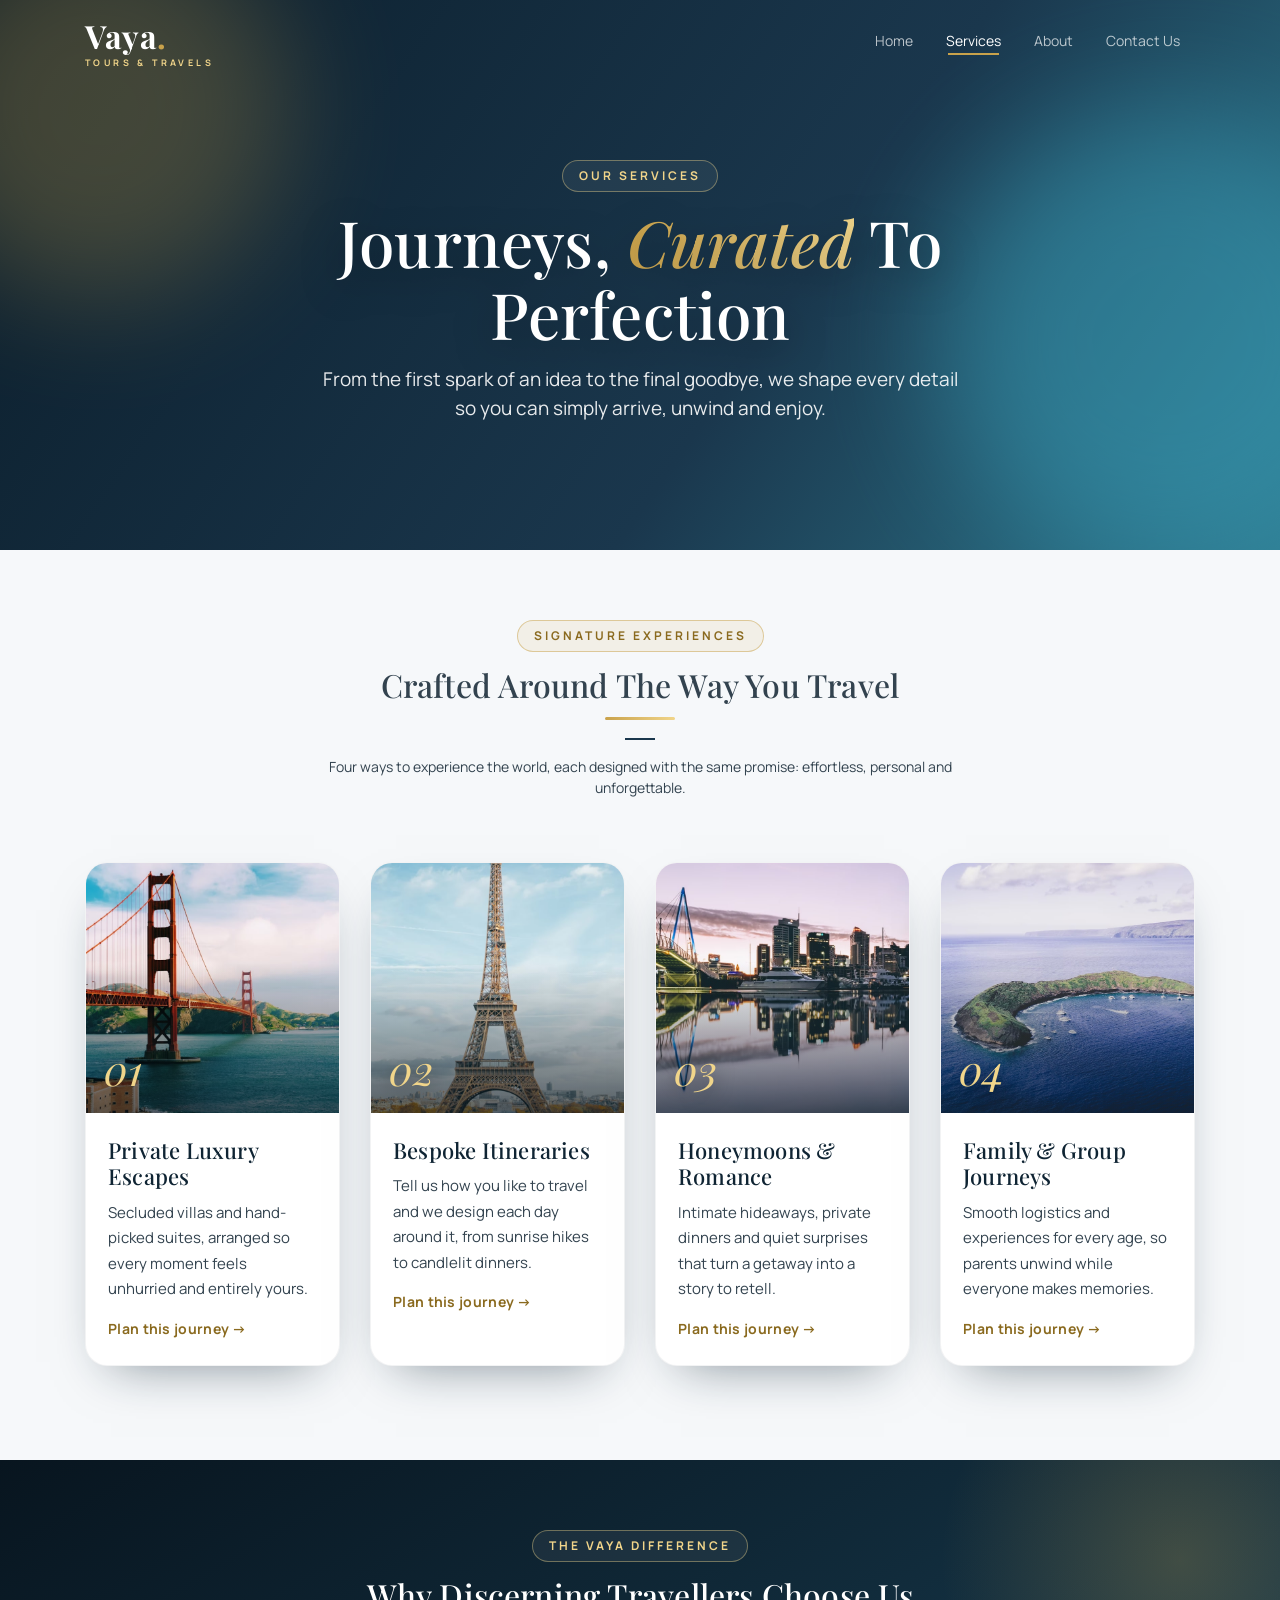
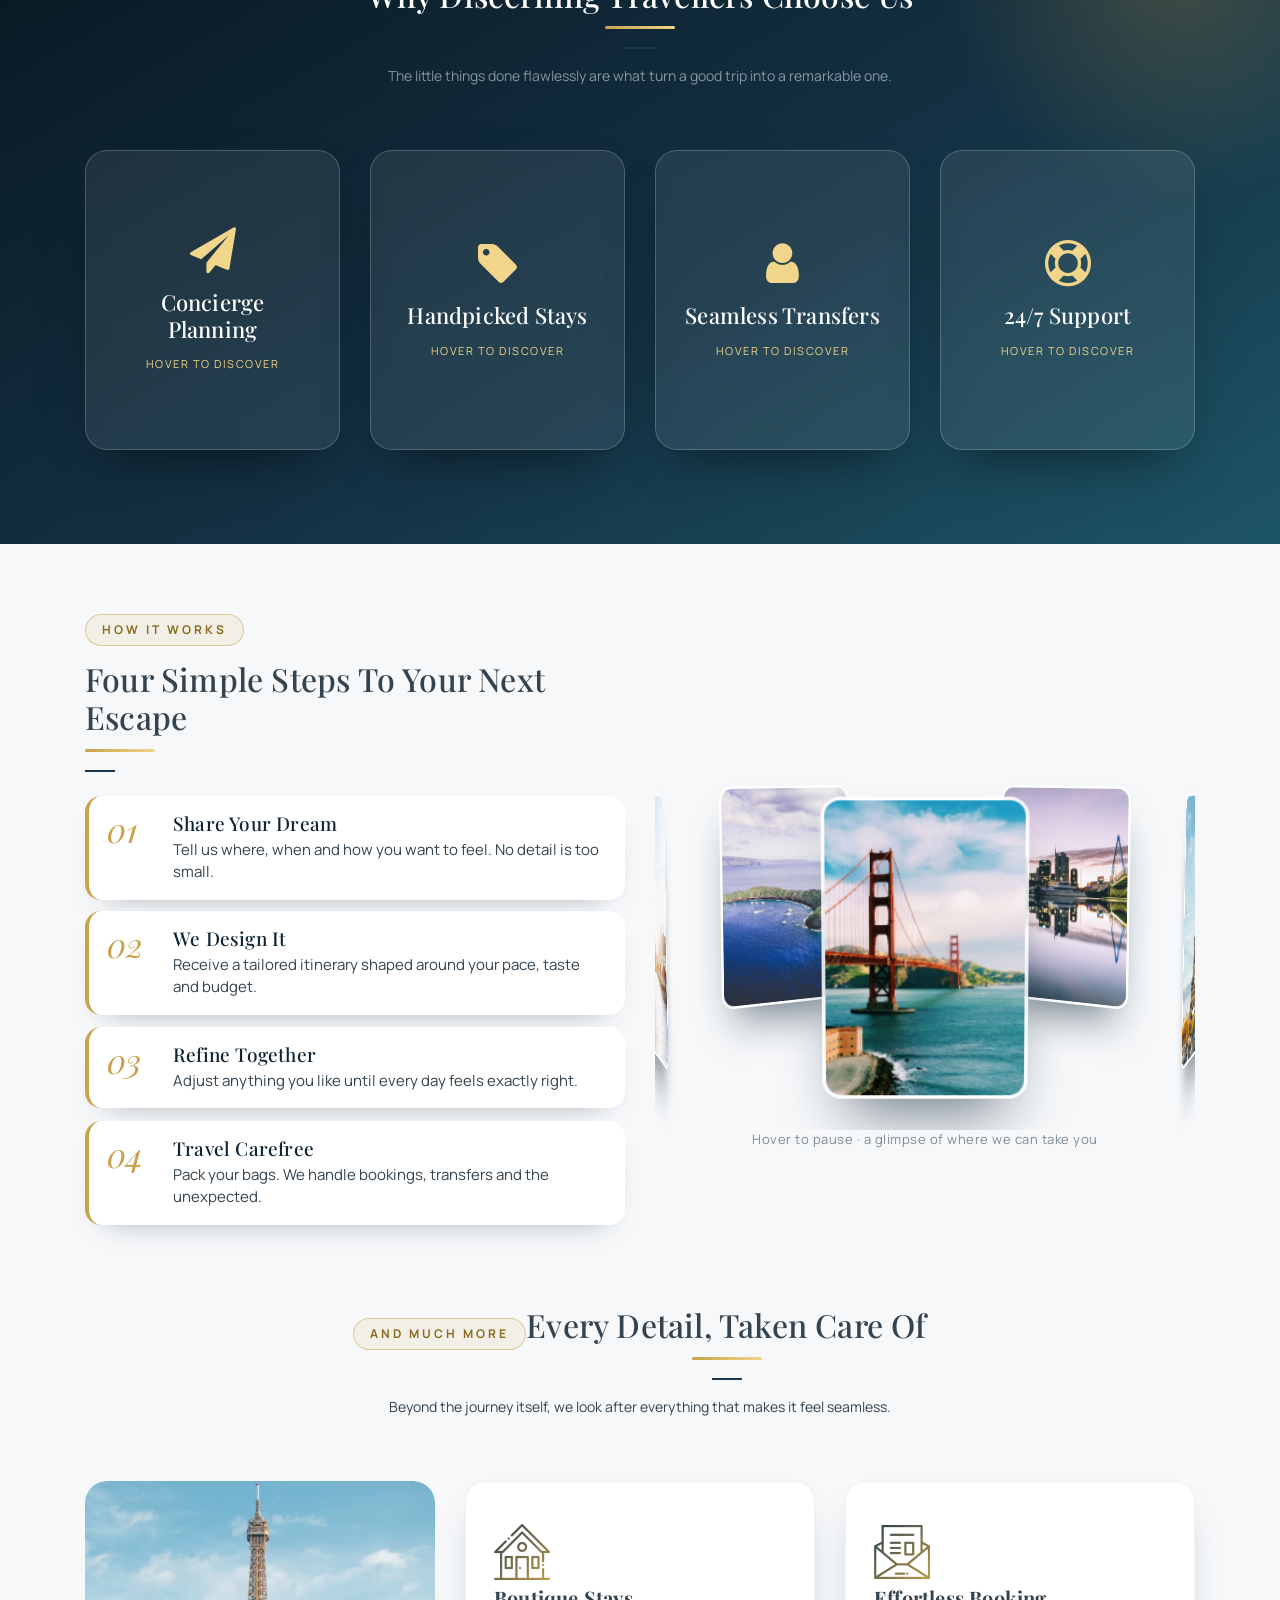
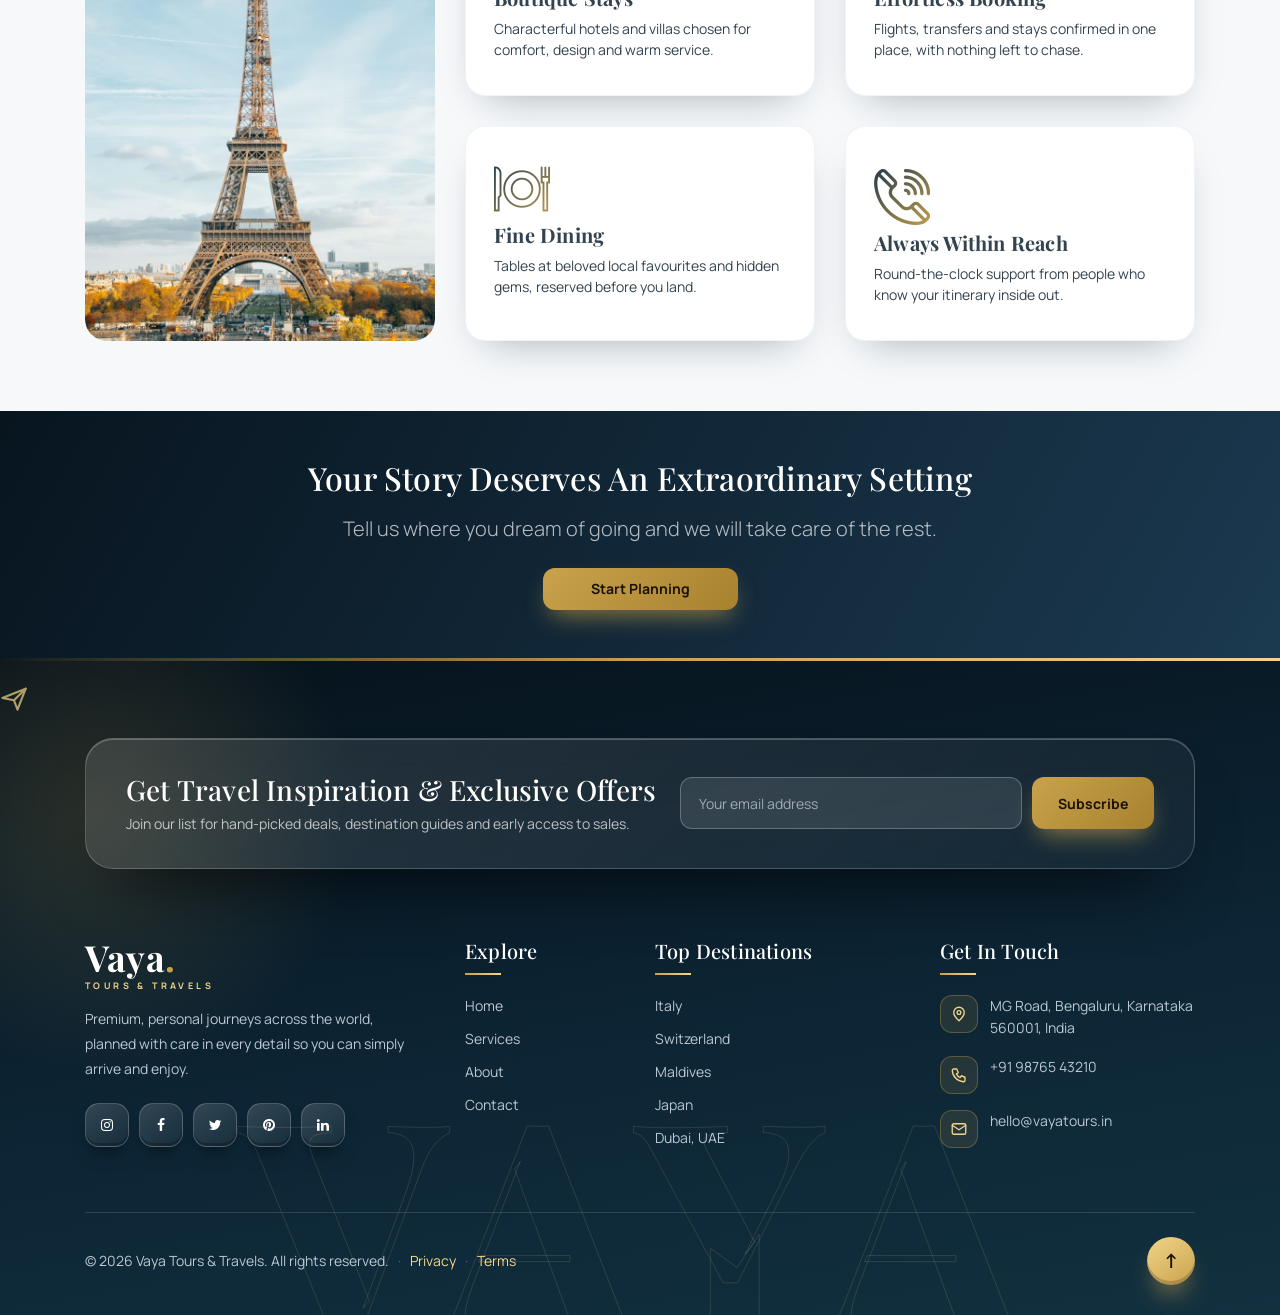
<file: services.html>
<!doctype html>
<html lang="en">
<head>
<meta charset="utf-8">
<meta name="viewport" content="width=device-width, initial-scale=1, shrink-to-fit=no">
<title>Services | Vaya Tours &amp; Travels</title>
<link rel="shortcut icon" href="favicon.png">
<link rel="preconnect" href="https://fonts.googleapis.com"><link rel="preconnect" href="https://fonts.gstatic.com" crossorigin>
<link href="https://fonts.googleapis.com/css2?family=Inter:wght@400;700&family=Source+Serif+Pro:wght@400;700&family=Playfair+Display:ital,wght@0,500;0,600;0,700;1,500&family=Manrope:wght@400;500;600;700&display=swap" rel="stylesheet">
<link rel="stylesheet" href="css/bootstrap.min.css">
<link rel="stylesheet" href="css/owl.carousel.min.css">
<link rel="stylesheet" href="css/owl.theme.default.min.css">
<link rel="stylesheet" href="css/jquery.fancybox.min.css">
<link rel="stylesheet" href="fonts/icomoon/style.css">
<link rel="stylesheet" href="fonts/flaticon/font/flaticon.css">
<link rel="stylesheet" href="css/daterangepicker.css">
<link rel="stylesheet" href="css/aos.css">
<link rel="stylesheet" href="css/style.css">
<link rel="stylesheet" href="css/vaya.css">
</head>
<body>
<div class="site-mobile-menu site-navbar-target">
		<div class="site-mobile-menu-header">
			<div class="site-mobile-menu-close">
				<span class="icofont-close js-menu-toggle"></span>
			</div>
		</div>
		<div class="site-mobile-menu-body"></div>
	</div>

	<nav class="site-nav">
		<div class="container">
			<div class="site-navigation">
				<a href="index.html" class="logo m-0"><span class="logo-text"><b>Vaya<i>.</i></b><small class="tt">Tours &amp; Travels</small></span></a>

				<ul class="js-clone-nav d-none d-lg-inline-block text-left site-menu float-right">
					<li class="active"><a href="index.html">Home</a></li>
					<li><a href="services.html">Services</a></li>
					<li><a href="about.html">About</a></li>
					<li><a href="contact.html">Contact Us</a></li>
				</ul>

				<a href="#" class="burger ml-auto float-right site-menu-toggle js-menu-toggle d-inline-block d-lg-none light" data-toggle="collapse" data-target="#main-navbar">
					<span></span>
				</a>

			</div>
		</div>
	</nav>
<div class="spa-page" data-page="services">
<div class="hero hero-inner svc-hero"><div class="container"><div class="row"><div class="col-lg-8 mx-auto text-center"><div class="intro-wrap">
<span class="eyebrow">Our Services</span>
<h1 class="mb-3">Journeys, <em>Curated</em> to Perfection</h1>
<p class="text-white lead-p">From the first spark of an idea to the final goodbye, we shape every detail so you can simply arrive, unwind and enjoy.</p>
</div></div></div></div></div>

<div class="untree_co-section"><div class="container">
<div class="row justify-content-center mb-5"><div class="col-lg-7 text-center"><span class="eyebrow dark">Signature Experiences</span><h2 class="section-title text-center mb-3">Crafted around the way you travel</h2><p>Four ways to experience the world, each designed with the same promise: effortless, personal and unforgettable.</p></div></div>
<div class="row"><div class="col-12 col-md-6 col-lg-3 mb-4"><div class="svc-card tilt reveal3d"><div class="svc-img kb"><img src="images/hero-slider-1.jpg" alt="Private Luxury Escapes"><span class="svc-num">01</span></div><div class="svc-body"><h3>Private Luxury Escapes</h3><p>Secluded villas and hand-picked suites, arranged so every moment feels unhurried and entirely yours.</p><a href="contact.html" class="svc-link">Plan this journey <span>&rarr;</span></a></div></div></div><div class="col-12 col-md-6 col-lg-3 mb-4"><div class="svc-card tilt reveal3d"><div class="svc-img kb"><img src="images/hero-slider-2.jpg" alt="Bespoke Itineraries"><span class="svc-num">02</span></div><div class="svc-body"><h3>Bespoke Itineraries</h3><p>Tell us how you like to travel and we design each day around it, from sunrise hikes to candlelit dinners.</p><a href="contact.html" class="svc-link">Plan this journey <span>&rarr;</span></a></div></div></div><div class="col-12 col-md-6 col-lg-3 mb-4"><div class="svc-card tilt reveal3d"><div class="svc-img kb"><img src="images/hero-slider-3.jpg" alt="Honeymoons &amp; Romance"><span class="svc-num">03</span></div><div class="svc-body"><h3>Honeymoons &amp; Romance</h3><p>Intimate hideaways, private dinners and quiet surprises that turn a getaway into a story to retell.</p><a href="contact.html" class="svc-link">Plan this journey <span>&rarr;</span></a></div></div></div><div class="col-12 col-md-6 col-lg-3 mb-4"><div class="svc-card tilt reveal3d"><div class="svc-img kb"><img src="images/hero-slider-4.jpg" alt="Family &amp; Group Journeys"><span class="svc-num">04</span></div><div class="svc-body"><h3>Family &amp; Group Journeys</h3><p>Smooth logistics and experiences for every age, so parents unwind while everyone makes memories.</p><a href="contact.html" class="svc-link">Plan this journey <span>&rarr;</span></a></div></div></div></div></div></div>

<div class="untree_co-section svc-dark"><div class="container">
<div class="row justify-content-center mb-5"><div class="col-lg-7 text-center"><span class="eyebrow">The Vaya Difference</span><h2 class="section-title text-center text-white mb-3">Why discerning travellers choose us</h2><p class="text-white-50">The little things done flawlessly are what turn a good trip into a remarkable one.</p></div></div>
<div class="row"><div class="col-12 col-sm-6 col-lg-3 mb-4"><div class="flip reveal3d" tabindex="0"><div class="flip-in"><div class="face front"><span class="icon-paper-plane fico"></span><h3>Concierge Planning</h3><small>Hover to discover</small></div><div class="face back"><h3>Concierge Planning</h3><p>One dedicated travel designer handles every detail, from flights to restaurant tables, before you even ask.</p></div></div></div></div><div class="col-12 col-sm-6 col-lg-3 mb-4"><div class="flip reveal3d" tabindex="0"><div class="flip-in"><div class="face front"><span class="icon-tag fico"></span><h3>Handpicked Stays</h3><small>Hover to discover</small></div><div class="face back"><h3>Handpicked Stays</h3><p>Every hotel and villa is vetted for comfort, character and service, never chosen blindly from a catalogue.</p></div></div></div></div><div class="col-12 col-sm-6 col-lg-3 mb-4"><div class="flip reveal3d" tabindex="0"><div class="flip-in"><div class="face front"><span class="icon-user fico"></span><h3>Seamless Transfers</h3><small>Hover to discover</small></div><div class="face back"><h3>Seamless Transfers</h3><p>Private drivers and smooth connections keep your journey effortless from door to door.</p></div></div></div></div><div class="col-12 col-sm-6 col-lg-3 mb-4"><div class="flip reveal3d" tabindex="0"><div class="flip-in"><div class="face front"><span class="icon-support fico"></span><h3>24/7 Support</h3><small>Hover to discover</small></div><div class="face back"><h3>24/7 Support</h3><p>A real person is a message away at any hour, wherever in the world you happen to be.</p></div></div></div></div></div></div></div>

<div class="untree_co-section"><div class="container"><div class="row align-items-center">
<div class="col-lg-6 mb-5 mb-lg-0"><span class="eyebrow dark">How It Works</span><h2 class="section-title text-left mb-4">Four simple steps to your next escape</h2>
<div class="step reveal3d"><span class="step-n">01</span><div><h4>Share your dream</h4><p>Tell us where, when and how you want to feel. No detail is too small.</p></div></div><div class="step reveal3d"><span class="step-n">02</span><div><h4>We design it</h4><p>Receive a tailored itinerary shaped around your pace, taste and budget.</p></div></div><div class="step reveal3d"><span class="step-n">03</span><div><h4>Refine together</h4><p>Adjust anything you like until every day feels exactly right.</p></div></div><div class="step reveal3d"><span class="step-n">04</span><div><h4>Travel carefree</h4><p>Pack your bags. We handle bookings, transfers and the unexpected.</p></div></div></div>
<div class="col-lg-6"><div class="ring-scene"><div class="ring"><div class="panel" style="--i:0"><img src="images/hero-slider-1.jpg" alt="Destination"></div><div class="panel" style="--i:1"><img src="images/hero-slider-2.jpg" alt="Destination"></div><div class="panel" style="--i:2"><img src="images/hero-slider-3.jpg" alt="Destination"></div><div class="panel" style="--i:3"><img src="images/hero-slider-4.jpg" alt="Destination"></div><div class="panel" style="--i:4"><img src="images/hero-slider-5.jpg" alt="Destination"></div></div></div><p class="text-center ring-hint mb-0">Hover to pause &middot; a glimpse of where we can take you</p></div>
</div></div></div>

<div class="untree_co-section pt-0"><div class="container">
<div class="row mb-5 justify-content-center"><div class="col-lg-7 text-center"><span class="eyebrow dark">And Much More</span><h2 class="section-title text-center mb-3">Every detail, taken care of</h2><p>Beyond the journey itself, we look after everything that makes it feel seamless.</p></div></div>
<div class="row align-items-stretch">
<div class="col-lg-4 order-lg-1"><div class="h-100"><div class="frame h-100"><div class="feature-img-bg kb-bg h-100" style="background-image: url('images/hero-slider-2.jpg');"></div></div></div></div>
<div class="col-6 col-sm-6 col-lg-4 feature-1-wrap d-md-flex flex-md-column order-lg-1"><div class="feature-1 d-md-flex"><div class="align-self-center"><span class="flaticon-house display-4 text-primary"></span><h3>Boutique Stays</h3><p class="mb-0">Characterful hotels and villas chosen for comfort, design and warm service.</p></div></div><div class="feature-1 "><div class="align-self-center"><span class="flaticon-restaurant display-4 text-primary"></span><h3>Fine Dining</h3><p class="mb-0">Tables at beloved local favourites and hidden gems, reserved before you land.</p></div></div></div>
<div class="col-6 col-sm-6 col-lg-4 feature-1-wrap d-md-flex flex-md-column order-lg-3"><div class="feature-1 d-md-flex"><div class="align-self-center"><span class="flaticon-mail display-4 text-primary"></span><h3>Effortless Booking</h3><p class="mb-0">Flights, transfers and stays confirmed in one place, with nothing left to chase.</p></div></div><div class="feature-1 d-md-flex"><div class="align-self-center"><span class="flaticon-phone-call display-4 text-primary"></span><h3>Always Within Reach</h3><p class="mb-0">Round-the-clock support from people who know your itinerary inside out.</p></div></div></div>
</div></div></div>

<div class="py-5 cta-section"><div class="container"><div class="row text-center"><div class="col-md-12">
<h2 class="mb-3 text-white">Your story deserves an extraordinary setting</h2>
<p class="mb-4 lead text-white text-white-opacity">Tell us where you dream of going and we will take care of the rest.</p>
<p class="mb-0"><a href="contact.html" class="btn btn-primary btn-md btn-shine px-5 pt-2 pb-2" style="line-height:1.9;height:auto">Start Planning</a></p>
</div></div></div></div>
</div>
<footer class="vfooter"><div class="vf-glow"></div><div class="vf-watermark">VAYA</div><span class="vf-plane"><svg class="" width="28" height="28" viewBox="0 0 24 24" fill="none" stroke="currentColor" stroke-width="1.8" stroke-linecap="round" stroke-linejoin="round"><path d="M2 12l20-8-7 18-3-8z"/><path d="M22 4L12 14"/></svg></span><div class="container"><div class="nl-card tilt reveal3d"><div><h3>Get travel inspiration &amp; exclusive offers</h3><p>Join our list for hand-picked deals, destination guides and early access to sales.</p></div><form class="nl-form" id="nlForm" novalidate><input type="email" id="nlEmail" placeholder="Your email address" aria-label="Email address"><button type="submit" class="btn btn-primary btn-shine">Subscribe</button></form><div class="nl-msg" id="nlMsg"></div></div><div class="row vf-main"><div class="col-lg-4 mb-5"><a href="index.html" class="logo vf-logo"><span class="logo-text"><b>Vaya<i>.</i></b><small class="tt">Tours &amp; Travels</small></span></a><p class="vf-about">Premium, personal journeys across the world, planned with care in every detail so you can simply arrive and enjoy.</p><div class="vf-social"><a href="#" class="soc" aria-label="instagram"><span class="icon-instagram"></span></a><a href="#" class="soc" aria-label="facebook"><span class="icon-facebook"></span></a><a href="#" class="soc" aria-label="twitter"><span class="icon-twitter"></span></a><a href="#" class="soc" aria-label="pinterest"><span class="icon-pinterest"></span></a><a href="#" class="soc" aria-label="linkedin"><span class="icon-linkedin"></span></a></div></div><div class="col-6 col-lg-2 mb-5"><h5 class="vf-h">Explore</h5><ul class="vf-links"><li><a href="index.html"><span>&rarr;</span>Home</a></li><li><a href="services.html"><span>&rarr;</span>Services</a></li><li><a href="about.html"><span>&rarr;</span>About</a></li><li><a href="contact.html"><span>&rarr;</span>Contact</a></li></ul></div><div class="col-6 col-lg-3 mb-5"><h5 class="vf-h">Top Destinations</h5><ul class="vf-links"><li><a href="index.html"><span>&rarr;</span>Italy</a></li><li><a href="index.html"><span>&rarr;</span>Switzerland</a></li><li><a href="index.html"><span>&rarr;</span>Maldives</a></li><li><a href="index.html"><span>&rarr;</span>Japan</a></li><li><a href="index.html"><span>&rarr;</span>Dubai, UAE</a></li></ul></div><div class="col-lg-3 mb-5"><h5 class="vf-h">Get in touch</h5><ul class="vf-contact"><li><span class="vf-ci"><svg class="" width="18" height="18" viewBox="0 0 24 24" fill="none" stroke="currentColor" stroke-width="1.8" stroke-linecap="round" stroke-linejoin="round"><path d="M12 21s7-6.2 7-11a7 7 0 10-14 0c0 4.8 7 11 7 11z"/><circle cx="12" cy="10" r="2.5"/></svg></span>MG Road, Bengaluru, Karnataka 560001, India</li><li><span class="vf-ci"><svg class="" width="18" height="18" viewBox="0 0 24 24" fill="none" stroke="currentColor" stroke-width="1.8" stroke-linecap="round" stroke-linejoin="round"><path d="M5 4h4l2 5-2.5 1.5a11 11 0 005 5L15 13l5 2v4a2 2 0 01-2 2A16 16 0 013 6a2 2 0 012-2z"/></svg></span>+91 98765 43210</li><li><span class="vf-ci"><svg class="" width="18" height="18" viewBox="0 0 24 24" fill="none" stroke="currentColor" stroke-width="1.8" stroke-linecap="round" stroke-linejoin="round"><rect x="3" y="5" width="18" height="14" rx="2"/><path d="M3 7l9 6 9-6"/></svg></span>hello@vayatours.in</li></ul></div></div><div class="vf-bottom"><p>&copy; <span id="yr"></span> Vaya Tours &amp; Travels. All rights reserved. <span class="vf-sep">&middot;</span> <a href="#">Privacy</a> <span class="vf-sep">&middot;</span> <a href="#">Terms</a></p><button type="button" class="to-top" id="toTop" aria-label="Back to top">&uarr;</button></div></div></footer>
<div id="overlayer"></div><div class="loader"><div class="spinner-border text-primary" role="status"><span class="sr-only">Loading...</span></div></div>
<script src="js/jquery-3.4.1.min.js"></script>
<script src="js/popper.min.js"></script>
<script src="js/bootstrap.min.js"></script>
<script src="js/owl.carousel.min.js"></script>
<script src="js/jquery.animateNumber.min.js"></script>
<script src="js/jquery.waypoints.min.js"></script>
<script src="js/jquery.fancybox.min.js"></script>
<script src="js/aos.js"></script>
<script src="js/moment.min.js"></script>
<script src="js/daterangepicker.js"></script>
<script src="js/typed.js"></script>
<script src="js/custom.js"></script>
<script src="js/vaya.js"></script>
</body>
</html>
</file>
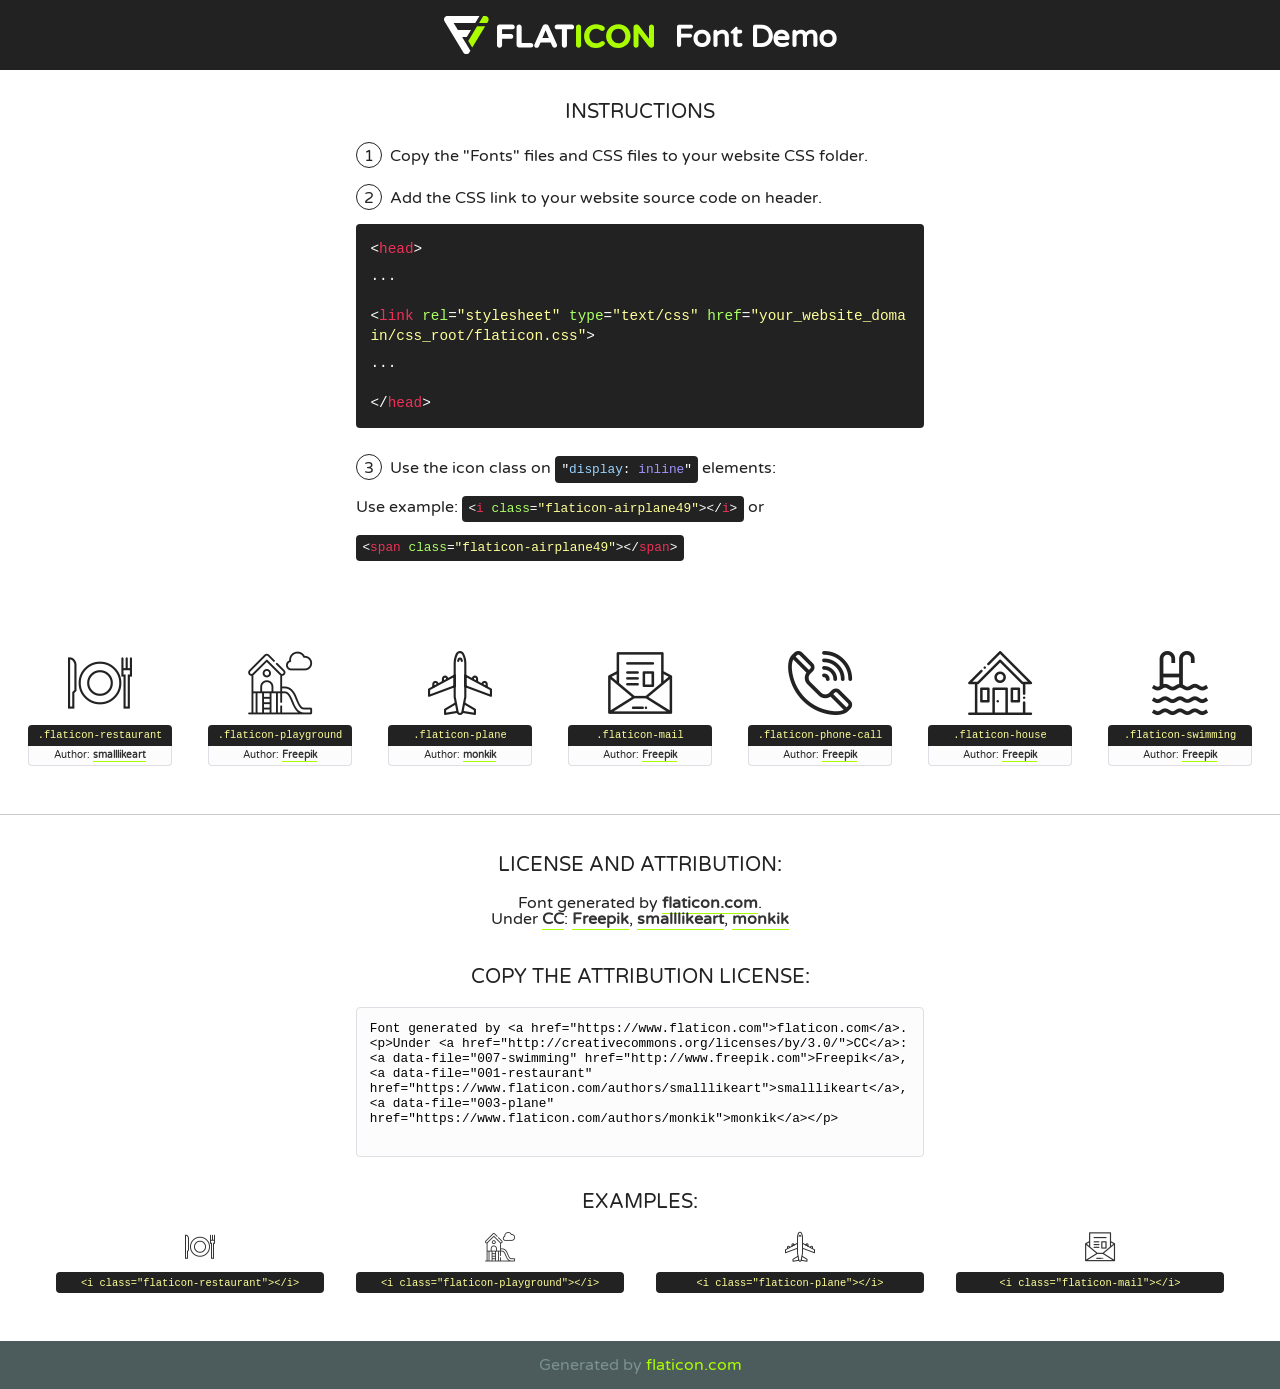
<file: fonts/flaticon/font/flaticon.html>
<!DOCTYPE html>
<!--
  Flaticon icon font: Flaticon
  Creation date: 17/08/2020 06:54
-->
<html>
<!DOCTYPE html>
<html>

<head>
    <title>Flaticon WebFont</title>
    <link href="http://fonts.googleapis.com/css?family=Varela+Round" rel="stylesheet" type="text/css" />
    <link rel="stylesheet" type="text/css" href="flaticon.css">
    <meta charset="UTF-8">
    <style>
    html, body, div, span, applet, object, iframe,
    h1, h2, h3, h4, h5, h6, p, blockquote, pre,
    a, abbr, acronym, address, big, cite, code,
    del, dfn, em, img, ins, kbd, q, s, samp,
    small, strike, strong, sub, sup, tt, var,
    b, u, i, center,
    dl, dt, dd, ol, ul, li,
    fieldset, form, label, legend,
    table, caption, tbody, tfoot, thead, tr, th, td,
    article, aside, canvas, details, embed, 
    figure, figcaption, footer, header, hgroup, 
    menu, nav, output, ruby, section, summary,
    time, mark, audio, video {
        margin: 0;
        padding: 0;
        border: 0;
        font-size: 100%;
        font: inherit;
        vertical-align: baseline;
    }
    /* HTML5 display-role reset for older browsers */
    article, aside, details, figcaption, figure, 
    footer, header, hgroup, menu, nav, section {
        display: block;
    }
    body {
        line-height: 1;
    }
    ol, ul {
        list-style: none;
    }
    blockquote, q {
        quotes: none;
    }
    blockquote:before, blockquote:after,
    q:before, q:after {
        content: '';
        content: none;
    }
    table {
        border-collapse: collapse;
        border-spacing: 0;
    }
    body {
        font-family: 'Varela Round', Helvetica, Arial, sans-serif;
        font-size: 16px;
        color: #222;
    }
    a {
        color: #333;
        border-bottom: 1px solid #a9fd00;
        font-weight: bold;
        text-decoration: none;
    }
    * {
        -moz-box-sizing: border-box;
        -webkit-box-sizing: border-box;
        box-sizing: border-box;
        margin: 0;
        padding: 0;
    }
    [class^="flaticon-"]:before, [class*=" flaticon-"]:before, [class^="flaticon-"]:after, [class*=" flaticon-"]:after {
        font-family: Flaticon;
        font-size: 30px;
        font-style: normal;
        margin-left: 20px;
        color: #333;
    }
    .wrapper {
        max-width: 600px;
        margin: auto;
        padding: 0 1em;
    }
    .title {
        font-size: 1.25em;
        text-align: center;
        margin-bottom: 1em;
        text-transform: uppercase;
    }
    header {
        text-align: center;
        background-color: #222;
        color: #fff;
        padding: 1em;
    }
    header .logo {
        width: 210px;
        height: 38px;
        display: inline-block;
        vertical-align: middle;
        margin-right: 1em;
        border: none;
    }
    header strong {
        font-size: 1.95em;
        font-weight: bold;
        vertical-align: middle;
        margin-top: 5px;
        display: inline-block;
    }
    .demo {
        margin: 2em auto;
        line-height: 1.25em;
    }
    .demo ul li {
        margin-bottom: 1em;
    }
    .demo ul li .num {
        color: #222;
        border-radius: 20px;
        display: inline-block;
        width: 26px;
        padding: 3px;
        height: 26px;
        text-align: center;
        margin-right: 0.5em;
        border: 1px solid #222;
    }
    .demo ul li code {
        background-color: #222;
        border-radius: 4px;
        padding: 0.25em 0.5em;
        display: inline-block;
        color: #fff;
        font-family: Consolas,Monaco,Lucida Console,Liberation Mono,DejaVu Sans Mono,Bitstream Vera Sans Mono,Courier New, monospace;
        font-weight: lighter;
        margin-top: 1em;
        font-size: 0.8em;
        word-break: break-all;
    }
    .demo ul li code.big {
        padding: 1em;
        font-size: 0.9em;
    }
    .demo ul li code .red {
        color: #EF3159;
    }
    .demo ul li code .green {
        color: #ACFF65;
    }
    .demo ul li code .yellow {
        color: #FFFF99;
    }
    .demo ul li code .blue {
        color: #99D3FF;
    }
    .demo ul li code .purple {
        color: #A295FF;
    }
    .demo ul li code .dots {
        margin-top: 0.5em;
        display: block;
    }
    #glyphs {
        border-bottom: 1px solid #ccc;
        padding: 2em 0;
        text-align: center;
    }
    .glyph {
        display: inline-block;
        width: 9em;
        margin: 1em;
        text-align: center;
        vertical-align: top;
        background: #FFF;
    }
    .glyph .glyph-icon {
        padding: 10px;
        display: block;
        font-family:"Flaticon";
        font-size: 64px;
        line-height: 1;
    }
    .glyph .glyph-icon:before {
        font-size: 64px;
        color: #222;
        margin-left: 0;
    }
    .class-name {
        font-size: 0.65em;
        background-color: #222;
        color: #fff;
        border-radius: 4px 4px 0 0;
        padding: 0.5em;
        color: #FFFF99;
        font-family: Consolas,Monaco,Lucida Console,Liberation Mono,DejaVu Sans Mono,Bitstream Vera Sans Mono,Courier New, monospace;
    }
    .author-name {
        font-size: 0.6em;
        background-color: #fcfcfd;
        border: 1px solid #DEDEE4;
        border-top: 0;
        border-radius: 0 0 4px 4px;
        padding: 0.5em;
    }
    .class-name:last-child {
        font-size: 10px;
        color:#888;
    }
    .class-name:last-child a {
        font-size: 10px;
        color:#555;
    }
    .class-name:last-child a:hover {
        color:#a9fd00;
    }
    .glyph > input {
        display: block;
        width: 100px;
        margin: 5px auto;
        text-align: center;
        font-size: 12px;
        cursor: text;
    }
    .glyph > input.icon-input {
        font-family:"Flaticon";
        font-size: 16px;
        margin-bottom: 10px;
    }
    .attribution .title {
        margin-top: 2em;
    }
    .attribution textarea {
        background-color: #fcfcfd;
        padding: 1em;
        border: none;
        box-shadow: none;
        border: 1px solid #DEDEE4;
        border-radius: 4px;
        resize: none;
        width: 100%;
        height: 150px;
        font-size: 0.8em;
        font-family: Consolas,Monaco,Lucida Console,Liberation Mono,DejaVu Sans Mono,Bitstream Vera Sans Mono,Courier New, monospace;
        -webkit-appearance: none;
    }
    .iconsuse {
        margin: 2em auto;
        text-align: center;
        max-width: 1200px;
    }
    .iconsuse:after {
        content: '';
        display: table;
        clear: both;
    }
    .iconsuse .image {
        float: left;
        width: 25%;
        padding: 0 1em;
    }
    .iconsuse .image p {
        margin-bottom: 1em;
    }
    .iconsuse .image span {
        display: block;
        font-size: 0.65em;
        background-color: #222;
        color: #fff;
        border-radius: 4px;
        padding: 0.5em;
        color: #FFFF99;
        margin-top: 1em;
        font-family: Consolas,Monaco,Lucida Console,Liberation Mono,DejaVu Sans Mono,Bitstream Vera Sans Mono,Courier New, monospace;
    }
    #footer {
        text-align: center;
        background-color: #4C5B5C;
        color: #7c9192;
        padding: 1em;
    }
    #footer a {
        border: none;
        color: #a9fd00;
        font-weight: normal;
    }
    @media (max-width: 960px) {
        .iconsuse .image {
            width: 50%;
        }
    }
    @media (max-width: 560px) {
        .iconsuse .image {
            width: 100%;
        }
    }
    </style>
</head>

<body class="characters-off">

    <header>
        <a href="https://www.flaticon.com" target="_blank" class="logo">
            <svg version="1.1" xmlns="http://www.w3.org/2000/svg" xmlns:xlink="http://www.w3.org/1999/xlink" xmlns:a="http://ns.adobe.com/AdobeSVGViewerExtensions/3.0/" viewBox="0 0 560.875 102.036" enable-background="new 0 0 560.875 102.036" xml:space="preserve">
                <defs>
                </defs>
                <g>
                    <g class="letters">
                        <path fill="#ffffff" d="M141.596,29.675c0-3.777,2.985-6.767,6.764-6.767h34.438c3.426,0,6.15,2.728,6.15,6.15
                        c0,3.43-2.724,6.149-6.15,6.149h-27.674v13.091h23.719c3.429,0,6.151,2.724,6.151,6.15c0,3.43-2.723,6.149-6.151,6.149h-23.719
                        v17.574c0,3.773-2.986,6.761-6.764,6.761c-3.779,0-6.764-2.989-6.764-6.761V29.675z"></path>
                        <path fill="#ffffff" d="M193.844,29.149c0-3.781,2.985-6.767,6.764-6.767c3.776,0,6.763,2.985,6.763,6.767v42.957h25.039
                        c3.426,0,6.149,2.726,6.149,6.153c0,3.425-2.723,6.15-6.149,6.15h-31.802c-3.779,0-6.764-2.986-6.764-6.768V29.149z"></path>
                        <path fill="#ffffff" d="M241.891,75.71l21.438-48.407c1.492-3.341,4.215-5.357,7.906-5.357h0.792
                        c3.686,0,6.323,2.017,7.815,5.357l21.439,48.407c0.436,0.967,0.701,1.845,0.701,2.723c0,3.602-2.809,6.501-6.414,6.501
                        c-3.161,0-5.269-1.845-6.499-4.655l-4.132-9.661h-27.059l-4.301,10.102c-1.144,2.631-3.426,4.214-6.237,4.214
                        c-3.517,0-6.24-2.81-6.24-6.325C241.1,77.64,241.451,76.677,241.891,75.71z M279.932,58.666l-8.521-20.297l-8.526,20.297H279.932
                        z"></path>
                        <path fill="#ffffff" d="M314.864,35.387H301.86c-3.429,0-6.239-2.813-6.239-6.238c0-3.429,2.811-6.24,6.239-6.24h39.533
                        c3.426,0,6.237,2.811,6.237,6.24c0,3.425-2.811,6.238-6.237,6.238h-13.001v42.785c0,3.773-2.99,6.761-6.764,6.761
                        c-3.779,0-6.764-2.989-6.764-6.761V35.387z"></path>
                        <path fill="#A9FD00" d="M352.615,29.149c0-3.781,2.985-6.767,6.767-6.767c3.774,0,6.761,2.985,6.761,6.767v49.024
                        c0,3.773-2.987,6.761-6.761,6.761c-3.781,0-6.767-2.989-6.767-6.761V29.149z"></path>
                        <path fill="#A9FD00" d="M374.132,53.836v-0.179c0-17.481,13.178-31.801,32.065-31.801c9.22,0,15.459,2.458,20.557,6.238
                        c1.402,1.054,2.637,2.985,2.637,5.357c0,3.692-2.985,6.59-6.681,6.59c-1.845,0-3.071-0.702-4.044-1.319
                        c-3.776-2.813-7.729-4.393-12.562-4.393c-10.364,0-17.831,8.611-17.831,19.154v0.173c0,10.542,7.291,19.329,17.831,19.329
                        c5.715,0,9.492-1.756,13.359-4.834c1.049-0.874,2.458-1.491,4.039-1.491c3.429,0,6.325,2.813,6.325,6.236
                        c0,2.106-1.056,3.78-2.282,4.834c-5.539,4.834-12.036,7.733-21.878,7.733C387.572,85.464,374.132,71.493,374.132,53.836z"></path>
                        <path fill="#A9FD00" d="M433.009,53.836v-0.179c0-17.481,13.79-31.801,32.766-31.801c18.981,0,32.592,14.143,32.592,31.628v0.173
                        c0,17.483-13.785,31.807-32.769,31.807C446.625,85.464,433.009,71.32,433.009,53.836z M484.224,53.836v-0.179
                        c0-10.539-7.725-19.326-18.626-19.326c-10.893,0-18.449,8.611-18.449,19.154v0.173c0,10.542,7.73,19.329,18.626,19.329
                        C476.676,72.986,484.224,64.378,484.224,53.836z"></path>
                        <path fill="#A9FD00" d="M506.233,29.321c0-3.774,2.99-6.763,6.767-6.763h1.401c3.252,0,5.183,1.583,7.029,3.953l26.093,34.265
                        V29.059c0-3.692,2.99-6.677,6.681-6.677c3.683,0,6.671,2.985,6.671,6.677v48.934c0,3.78-2.987,6.765-6.764,6.765h-0.436
                        c-3.257,0-5.188-1.581-7.034-3.953l-27.056-35.492v32.944c0,3.687-2.985,6.676-6.678,6.676c-3.683,0-6.673-2.989-6.673-6.676
                        V29.321z"></path>
                    </g>
                    <g class="insignia">
                        <path fill="#ffffff" d="M48.372,56.137h12.517l11.156-18.537H37.186L25.688,18.539h57.825L94.668,0H9.271
                        C5.925,0,2.842,1.801,1.198,4.716c-1.644,2.907-1.593,6.482,0.134,9.343l50.38,83.501c1.678,2.781,4.689,4.476,7.938,4.476
                        c3.246,0,6.257-1.695,7.935-4.476l2.898-4.804L48.372,56.137z"></path>
                        <g class="i">
                            <path fill="#A9FD00" d="M93.575,18.539h0.031v0.004l21.652,0.004l2.705-4.488c1.727-2.861,1.778-6.436,0.133-9.343
                            C116.454,1.801,113.371,0,110.026,0h-5.294L93.575,18.539z"></path>
                            <polygon fill="#A9FD00" points="88.291,27.356 64.725,66.486 75.519,84.404 109.942,27.356"></polygon>
                        </g>
                    </g>
                </g>
            </svg>
        </a>
        <strong>Font Demo</strong>
    </header>


    <section class="demo wrapper">

        <p class="title">Instructions</p>

        <ul>
            <li>
                <span class="num">1</span>Copy the "Fonts" files and CSS files to your website CSS folder.
            </li>
            <li>
                <span class="num">2</span>Add the CSS link to your website source code on header.
                <code class="big">
                    &lt;<span class="red">head</span>&gt;
                    <br/><span class="dots">...</span>
                    <br/>&lt;<span class="red">link</span> <span class="green">rel</span>=<span class="yellow">"stylesheet"</span> <span class="green">type</span>=<span class="yellow">"text/css"</span> <span class="green">href</span>=<span class="yellow">"your_website_domain/css_root/flaticon.css"</span>&gt;
                    <br/><span class="dots">...</span>
                    <br/>&lt;/<span class="red">head</span>&gt;
                </code>
            </li>

            <li>
                <p>
                    <span class="num">3</span>Use the icon class on <code>"<span class="blue">display</span>:<span class="purple"> inline</span>"</code> elements:
                    <br />
                    Use example: <code>&lt;<span class="red">i</span> <span class="green">class</span>=<span class="yellow">&quot;flaticon-airplane49&quot;</span>&gt;&lt;/<span class="red">i</span>&gt;</code> or <code>&lt;<span class="red">span</span> <span class="green">class</span>=<span class="yellow">&quot;flaticon-airplane49&quot;</span>&gt;&lt;/<span class="red">span</span>&gt;</code>
            </li>
        </ul>

    </section>




   <section id="glyphs">          
    
      
        <div class="glyph"><div class="glyph-icon flaticon-restaurant"></div>
            <div class="class-name">.flaticon-restaurant</div>
            <div class="author-name">Author: <a data-file="001-restaurant" href="https://www.flaticon.com/authors/smalllikeart">smalllikeart</a> </div> 
        </div>        
        
        <div class="glyph"><div class="glyph-icon flaticon-playground"></div>
            <div class="class-name">.flaticon-playground</div>
            <div class="author-name">Author: <a data-file="002-playground" href="http://www.freepik.com">Freepik</a> </div> 
        </div>        
        
        <div class="glyph"><div class="glyph-icon flaticon-plane"></div>
            <div class="class-name">.flaticon-plane</div>
            <div class="author-name">Author: <a data-file="003-plane" href="https://www.flaticon.com/authors/monkik">monkik</a> </div> 
        </div>        
        
        <div class="glyph"><div class="glyph-icon flaticon-mail"></div>
            <div class="class-name">.flaticon-mail</div>
            <div class="author-name">Author: <a data-file="004-mail" href="http://www.freepik.com">Freepik</a> </div> 
        </div>        
        
        <div class="glyph"><div class="glyph-icon flaticon-phone-call"></div>
            <div class="class-name">.flaticon-phone-call</div>
            <div class="author-name">Author: <a data-file="005-phone-call" href="http://www.freepik.com">Freepik</a> </div> 
        </div>        
        
        <div class="glyph"><div class="glyph-icon flaticon-house"></div>
            <div class="class-name">.flaticon-house</div>
            <div class="author-name">Author: <a data-file="006-house" href="http://www.freepik.com">Freepik</a> </div> 
        </div>        
        
        <div class="glyph"><div class="glyph-icon flaticon-swimming"></div>
            <div class="class-name">.flaticon-swimming</div>
            <div class="author-name">Author: <a data-file="007-swimming" href="http://www.freepik.com">Freepik</a> </div> 
        </div>        
        

    </section>



    <section class="attribution wrapper"   style="text-align:center;">

      <div class="title">License and attribution:</div><div class="attrDiv">Font generated by <a href="https://www.flaticon.com">flaticon.com</a>. <div><p>Under <a href="http://creativecommons.org/licenses/by/3.0/">CC</a>: <a data-file="007-swimming" href="http://www.freepik.com">Freepik</a>, <a data-file="001-restaurant" href="https://www.flaticon.com/authors/smalllikeart">smalllikeart</a>, <a data-file="003-plane" href="https://www.flaticon.com/authors/monkik">monkik</a></p>  </div>
      </div>
      <div class="title">Copy the Attribution License:</div>

    <textarea onclick="this.focus();this.select();">Font generated by &lt;a href=&quot;https://www.flaticon.com&quot;&gt;flaticon.com&lt;/a&gt;. <p>Under <a href="http://creativecommons.org/licenses/by/3.0/">CC</a>: <a data-file="007-swimming" href="http://www.freepik.com">Freepik</a>, <a data-file="001-restaurant" href="https://www.flaticon.com/authors/smalllikeart">smalllikeart</a>, <a data-file="003-plane" href="https://www.flaticon.com/authors/monkik">monkik</a></p>  
     </textarea>

    </section>

    <section class="iconsuse">

          <div class="title">Examples:</div>            
             
            <div class="image">
                <p>
                    <i class="glyph-icon flaticon-restaurant"></i> 
                    <span>&lt;i class=&quot;flaticon-restaurant&quot;&gt;&lt;/i&gt;</span>
                </p>
            </div>
            
            <div class="image">
                <p>
                    <i class="glyph-icon flaticon-playground"></i> 
                    <span>&lt;i class=&quot;flaticon-playground&quot;&gt;&lt;/i&gt;</span>
                </p>
            </div>
            
            <div class="image">
                <p>
                    <i class="glyph-icon flaticon-plane"></i> 
                    <span>&lt;i class=&quot;flaticon-plane&quot;&gt;&lt;/i&gt;</span>
                </p>
            </div>
            
            <div class="image">
                <p>
                    <i class="glyph-icon flaticon-mail"></i> 
                    <span>&lt;i class=&quot;flaticon-mail&quot;&gt;&lt;/i&gt;</span>
                </p>
            </div>
                       
        </div>
                            
    </section>

<div id="footer">
    <div>Generated by <a href="https://www.flaticon.com">flaticon.com</a>
    </div>
</div>



</body>
</html>
</file>
<file: fonts/icomoon/style.css>
@font-face {
  font-family: 'icomoon';
  src:  url('fonts/icomoon.eot?10si43');
  src:  url('fonts/icomoon.eot?10si43#iefix') format('embedded-opentype'),
    url('fonts/icomoon.ttf?10si43') format('truetype'),
    url('fonts/icomoon.woff?10si43') format('woff'),
    url('fonts/icomoon.svg?10si43#icomoon') format('svg');
  font-weight: normal;
  font-style: normal;
}

[class^="icon-"], [class*=" icon-"] {
  /* use !important to prevent issues with browser extensions that change fonts */
  font-family: 'icomoon' !important;
  speak: none;
  font-style: normal;
  font-weight: normal;
  font-variant: normal;
  text-transform: none;
  line-height: 1;

  /* Better Font Rendering =========== */
  -webkit-font-smoothing: antialiased;
  -moz-osx-font-smoothing: grayscale;
}

.icon-asterisk:before {
  content: "\f069";
}
.icon-plus:before {
  content: "\f067";
}
.icon-question:before {
  content: "\f128";
}
.icon-minus:before {
  content: "\f068";
}
.icon-glass:before {
  content: "\f000";
}
.icon-music:before {
  content: "\f001";
}
.icon-search:before {
  content: "\f002";
}
.icon-envelope-o:before {
  content: "\f003";
}
.icon-heart:before {
  content: "\f004";
}
.icon-star:before {
  content: "\f005";
}
.icon-star-o:before {
  content: "\f006";
}
.icon-user:before {
  content: "\f007";
}
.icon-film:before {
  content: "\f008";
}
.icon-th-large:before {
  content: "\f009";
}
.icon-th:before {
  content: "\f00a";
}
.icon-th-list:before {
  content: "\f00b";
}
.icon-check:before {
  content: "\f00c";
}
.icon-close:before {
  content: "\f00d";
}
.icon-remove:before {
  content: "\f00d";
}
.icon-times:before {
  content: "\f00d";
}
.icon-search-plus:before {
  content: "\f00e";
}
.icon-search-minus:before {
  content: "\f010";
}
.icon-power-off:before {
  content: "\f011";
}
.icon-signal:before {
  content: "\f012";
}
.icon-cog:before {
  content: "\f013";
}
.icon-gear:before {
  content: "\f013";
}
.icon-trash-o:before {
  content: "\f014";
}
.icon-home:before {
  content: "\f015";
}
.icon-file-o:before {
  content: "\f016";
}
.icon-clock-o:before {
  content: "\f017";
}
.icon-road:before {
  content: "\f018";
}
.icon-download:before {
  content: "\f019";
}
.icon-arrow-circle-o-down:before {
  content: "\f01a";
}
.icon-arrow-circle-o-up:before {
  content: "\f01b";
}
.icon-inbox:before {
  content: "\f01c";
}
.icon-play-circle-o:before {
  content: "\f01d";
}
.icon-repeat:before {
  content: "\f01e";
}
.icon-rotate-right:before {
  content: "\f01e";
}
.icon-refresh:before {
  content: "\f021";
}
.icon-list-alt:before {
  content: "\f022";
}
.icon-lock:before {
  content: "\f023";
}
.icon-flag:before {
  content: "\f024";
}
.icon-headphones:before {
  content: "\f025";
}
.icon-volume-off:before {
  content: "\f026";
}
.icon-volume-down:before {
  content: "\f027";
}
.icon-volume-up:before {
  content: "\f028";
}
.icon-qrcode:before {
  content: "\f029";
}
.icon-barcode:before {
  content: "\f02a";
}
.icon-tag:before {
  content: "\f02b";
}
.icon-tags:before {
  content: "\f02c";
}
.icon-book:before {
  content: "\f02d";
}
.icon-bookmark:before {
  content: "\f02e";
}
.icon-print:before {
  content: "\f02f";
}
.icon-camera:before {
  content: "\f030";
}
.icon-font:before {
  content: "\f031";
}
.icon-bold:before {
  content: "\f032";
}
.icon-italic:before {
  content: "\f033";
}
.icon-text-height:before {
  content: "\f034";
}
.icon-text-width:before {
  content: "\f035";
}
.icon-align-left:before {
  content: "\f036";
}
.icon-align-center:before {
  content: "\f037";
}
.icon-align-right:before {
  content: "\f038";
}
.icon-align-justify:before {
  content: "\f039";
}
.icon-list:before {
  content: "\f03a";
}
.icon-dedent:before {
  content: "\f03b";
}
.icon-outdent:before {
  content: "\f03b";
}
.icon-indent:before {
  content: "\f03c";
}
.icon-video-camera:before {
  content: "\f03d";
}
.icon-image:before {
  content: "\f03e";
}
.icon-photo:before {
  content: "\f03e";
}
.icon-picture-o:before {
  content: "\f03e";
}
.icon-pencil:before {
  content: "\f040";
}
.icon-map-marker:before {
  content: "\f041";
}
.icon-adjust:before {
  content: "\f042";
}
.icon-tint:before {
  content: "\f043";
}
.icon-edit:before {
  content: "\f044";
}
.icon-pencil-square-o:before {
  content: "\f044";
}
.icon-share-square-o:before {
  content: "\f045";
}
.icon-check-square-o:before {
  content: "\f046";
}
.icon-arrows:before {
  content: "\f047";
}
.icon-step-backward:before {
  content: "\f048";
}
.icon-fast-backward:before {
  content: "\f049";
}
.icon-backward:before {
  content: "\f04a";
}
.icon-play:before {
  content: "\f04b";
}
.icon-pause:before {
  content: "\f04c";
}
.icon-stop:before {
  content: "\f04d";
}
.icon-forward:before {
  content: "\f04e";
}
.icon-fast-forward:before {
  content: "\f050";
}
.icon-step-forward:before {
  content: "\f051";
}
.icon-eject:before {
  content: "\f052";
}
.icon-chevron-left:before {
  content: "\f053";
}
.icon-chevron-right:before {
  content: "\f054";
}
.icon-plus-circle:before {
  content: "\f055";
}
.icon-minus-circle:before {
  content: "\f056";
}
.icon-times-circle:before {
  content: "\f057";
}
.icon-check-circle:before {
  content: "\f058";
}
.icon-question-circle:before {
  content: "\f059";
}
.icon-info-circle:before {
  content: "\f05a";
}
.icon-crosshairs:before {
  content: "\f05b";
}
.icon-times-circle-o:before {
  content: "\f05c";
}
.icon-check-circle-o:before {
  content: "\f05d";
}
.icon-ban:before {
  content: "\f05e";
}
.icon-arrow-left:before {
  content: "\f060";
}
.icon-arrow-right:before {
  content: "\f061";
}
.icon-arrow-up:before {
  content: "\f062";
}
.icon-arrow-down:before {
  content: "\f063";
}
.icon-mail-forward:before {
  content: "\f064";
}
.icon-share:before {
  content: "\f064";
}
.icon-expand:before {
  content: "\f065";
}
.icon-compress:before {
  content: "\f066";
}
.icon-exclamation-circle:before {
  content: "\f06a";
}
.icon-gift:before {
  content: "\f06b";
}
.icon-leaf:before {
  content: "\f06c";
}
.icon-fire:before {
  content: "\f06d";
}
.icon-eye:before {
  content: "\f06e";
}
.icon-eye-slash:before {
  content: "\f070";
}
.icon-exclamation-triangle:before {
  content: "\f071";
}
.icon-warning:before {
  content: "\f071";
}
.icon-plane:before {
  content: "\f072";
}
.icon-calendar:before {
  content: "\f073";
}
.icon-random:before {
  content: "\f074";
}
.icon-comment:before {
  content: "\f075";
}
.icon-magnet:before {
  content: "\f076";
}
.icon-chevron-up:before {
  content: "\f077";
}
.icon-chevron-down:before {
  content: "\f078";
}
.icon-retweet:before {
  content: "\f079";
}
.icon-shopping-cart:before {
  content: "\f07a";
}
.icon-folder:before {
  content: "\f07b";
}
.icon-folder-open:before {
  content: "\f07c";
}
.icon-arrows-v:before {
  content: "\f07d";
}
.icon-arrows-h:before {
  content: "\f07e";
}
.icon-bar-chart:before {
  content: "\f080";
}
.icon-bar-chart-o:before {
  content: "\f080";
}
.icon-twitter-square:before {
  content: "\f081";
}
.icon-facebook-square:before {
  content: "\f082";
}
.icon-camera-retro:before {
  content: "\f083";
}
.icon-key:before {
  content: "\f084";
}
.icon-cogs:before {
  content: "\f085";
}
.icon-gears:before {
  content: "\f085";
}
.icon-comments:before {
  content: "\f086";
}
.icon-thumbs-o-up:before {
  content: "\f087";
}
.icon-thumbs-o-down:before {
  content: "\f088";
}
.icon-star-half:before {
  content: "\f089";
}
.icon-heart-o:before {
  content: "\f08a";
}
.icon-sign-out:before {
  content: "\f08b";
}
.icon-linkedin-square:before {
  content: "\f08c";
}
.icon-thumb-tack:before {
  content: "\f08d";
}
.icon-external-link:before {
  content: "\f08e";
}
.icon-sign-in:before {
  content: "\f090";
}
.icon-trophy:before {
  content: "\f091";
}
.icon-github-square:before {
  content: "\f092";
}
.icon-upload:before {
  content: "\f093";
}
.icon-lemon-o:before {
  content: "\f094";
}
.icon-phone:before {
  content: "\f095";
}
.icon-square-o:before {
  content: "\f096";
}
.icon-bookmark-o:before {
  content: "\f097";
}
.icon-phone-square:before {
  content: "\f098";
}
.icon-twitter:before {
  content: "\f099";
}
.icon-facebook:before {
  content: "\f09a";
}
.icon-facebook-f:before {
  content: "\f09a";
}
.icon-github:before {
  content: "\f09b";
}
.icon-unlock:before {
  content: "\f09c";
}
.icon-credit-card:before {
  content: "\f09d";
}
.icon-feed:before {
  content: "\f09e";
}
.icon-rss:before {
  content: "\f09e";
}
.icon-hdd-o:before {
  content: "\f0a0";
}
.icon-bullhorn:before {
  content: "\f0a1";
}
.icon-bell-o:before {
  content: "\f0a2";
}
.icon-certificate:before {
  content: "\f0a3";
}
.icon-hand-o-right:before {
  content: "\f0a4";
}
.icon-hand-o-left:before {
  content: "\f0a5";
}
.icon-hand-o-up:before {
  content: "\f0a6";
}
.icon-hand-o-down:before {
  content: "\f0a7";
}
.icon-arrow-circle-left:before {
  content: "\f0a8";
}
.icon-arrow-circle-right:before {
  content: "\f0a9";
}
.icon-arrow-circle-up:before {
  content: "\f0aa";
}
.icon-arrow-circle-down:before {
  content: "\f0ab";
}
.icon-globe:before {
  content: "\f0ac";
}
.icon-wrench:before {
  content: "\f0ad";
}
.icon-tasks:before {
  content: "\f0ae";
}
.icon-filter:before {
  content: "\f0b0";
}
.icon-briefcase:before {
  content: "\f0b1";
}
.icon-arrows-alt:before {
  content: "\f0b2";
}
.icon-group:before {
  content: "\f0c0";
}
.icon-users:before {
  content: "\f0c0";
}
.icon-chain:before {
  content: "\f0c1";
}
.icon-link:before {
  content: "\f0c1";
}
.icon-cloud:before {
  content: "\f0c2";
}
.icon-flask:before {
  content: "\f0c3";
}
.icon-cut:before {
  content: "\f0c4";
}
.icon-scissors:before {
  content: "\f0c4";
}
.icon-copy:before {
  content: "\f0c5";
}
.icon-files-o:before {
  content: "\f0c5";
}
.icon-paperclip:before {
  content: "\f0c6";
}
.icon-floppy-o:before {
  content: "\f0c7";
}
.icon-save:before {
  content: "\f0c7";
}
.icon-square:before {
  content: "\f0c8";
}
.icon-bars:before {
  content: "\f0c9";
}
.icon-navicon:before {
  content: "\f0c9";
}
.icon-reorder:before {
  content: "\f0c9";
}
.icon-list-ul:before {
  content: "\f0ca";
}
.icon-list-ol:before {
  content: "\f0cb";
}
.icon-strikethrough:before {
  content: "\f0cc";
}
.icon-underline:before {
  content: "\f0cd";
}
.icon-table:before {
  content: "\f0ce";
}
.icon-magic:before {
  content: "\f0d0";
}
.icon-truck:before {
  content: "\f0d1";
}
.icon-pinterest:before {
  content: "\f0d2";
}
.icon-pinterest-square:before {
  content: "\f0d3";
}
.icon-google-plus-square:before {
  content: "\f0d4";
}
.icon-google-plus:before {
  content: "\f0d5";
}
.icon-money:before {
  content: "\f0d6";
}
.icon-caret-down:before {
  content: "\f0d7";
}
.icon-caret-up:before {
  content: "\f0d8";
}
.icon-caret-left:before {
  content: "\f0d9";
}
.icon-caret-right:before {
  content: "\f0da";
}
.icon-columns:before {
  content: "\f0db";
}
.icon-sort:before {
  content: "\f0dc";
}
.icon-unsorted:before {
  content: "\f0dc";
}
.icon-sort-desc:before {
  content: "\f0dd";
}
.icon-sort-down:before {
  content: "\f0dd";
}
.icon-sort-asc:before {
  content: "\f0de";
}
.icon-sort-up:before {
  content: "\f0de";
}
.icon-envelope:before {
  content: "\f0e0";
}
.icon-linkedin:before {
  content: "\f0e1";
}
.icon-rotate-left:before {
  content: "\f0e2";
}
.icon-undo:before {
  content: "\f0e2";
}
.icon-gavel:before {
  content: "\f0e3";
}
.icon-legal:before {
  content: "\f0e3";
}
.icon-dashboard:before {
  content: "\f0e4";
}
.icon-tachometer:before {
  content: "\f0e4";
}
.icon-comment-o:before {
  content: "\f0e5";
}
.icon-comments-o:before {
  content: "\f0e6";
}
.icon-bolt:before {
  content: "\f0e7";
}
.icon-flash:before {
  content: "\f0e7";
}
.icon-sitemap:before {
  content: "\f0e8";
}
.icon-umbrella:before {
  content: "\f0e9";
}
.icon-clipboard:before {
  content: "\f0ea";
}
.icon-paste:before {
  content: "\f0ea";
}
.icon-lightbulb-o:before {
  content: "\f0eb";
}
.icon-exchange:before {
  content: "\f0ec";
}
.icon-cloud-download:before {
  content: "\f0ed";
}
.icon-cloud-upload:before {
  content: "\f0ee";
}
.icon-user-md:before {
  content: "\f0f0";
}
.icon-stethoscope:before {
  content: "\f0f1";
}
.icon-suitcase:before {
  content: "\f0f2";
}
.icon-bell:before {
  content: "\f0f3";
}
.icon-coffee:before {
  content: "\f0f4";
}
.icon-cutlery:before {
  content: "\f0f5";
}
.icon-file-text-o:before {
  content: "\f0f6";
}
.icon-building-o:before {
  content: "\f0f7";
}
.icon-hospital-o:before {
  content: "\f0f8";
}
.icon-ambulance:before {
  content: "\f0f9";
}
.icon-medkit:before {
  content: "\f0fa";
}
.icon-fighter-jet:before {
  content: "\f0fb";
}
.icon-beer:before {
  content: "\f0fc";
}
.icon-h-square:before {
  content: "\f0fd";
}
.icon-plus-square:before {
  content: "\f0fe";
}
.icon-angle-double-left:before {
  content: "\f100";
}
.icon-angle-double-right:before {
  content: "\f101";
}
.icon-angle-double-up:before {
  content: "\f102";
}
.icon-angle-double-down:before {
  content: "\f103";
}
.icon-angle-left:before {
  content: "\f104";
}
.icon-angle-right:before {
  content: "\f105";
}
.icon-angle-up:before {
  content: "\f106";
}
.icon-angle-down:before {
  content: "\f107";
}
.icon-desktop:before {
  content: "\f108";
}
.icon-laptop:before {
  content: "\f109";
}
.icon-tablet:before {
  content: "\f10a";
}
.icon-mobile:before {
  content: "\f10b";
}
.icon-mobile-phone:before {
  content: "\f10b";
}
.icon-circle-o:before {
  content: "\f10c";
}
.icon-quote-left:before {
  content: "\f10d";
}
.icon-quote-right:before {
  content: "\f10e";
}
.icon-spinner:before {
  content: "\f110";
}
.icon-circle:before {
  content: "\f111";
}
.icon-mail-reply:before {
  content: "\f112";
}
.icon-reply:before {
  content: "\f112";
}
.icon-github-alt:before {
  content: "\f113";
}
.icon-folder-o:before {
  content: "\f114";
}
.icon-folder-open-o:before {
  content: "\f115";
}
.icon-smile-o:before {
  content: "\f118";
}
.icon-frown-o:before {
  content: "\f119";
}
.icon-meh-o:before {
  content: "\f11a";
}
.icon-gamepad:before {
  content: "\f11b";
}
.icon-keyboard-o:before {
  content: "\f11c";
}
.icon-flag-o:before {
  content: "\f11d";
}
.icon-flag-checkered:before {
  content: "\f11e";
}
.icon-terminal:before {
  content: "\f120";
}
.icon-code:before {
  content: "\f121";
}
.icon-mail-reply-all:before {
  content: "\f122";
}
.icon-reply-all:before {
  content: "\f122";
}
.icon-star-half-empty:before {
  content: "\f123";
}
.icon-star-half-full:before {
  content: "\f123";
}
.icon-star-half-o:before {
  content: "\f123";
}
.icon-location-arrow:before {
  content: "\f124";
}
.icon-crop:before {
  content: "\f125";
}
.icon-code-fork:before {
  content: "\f126";
}
.icon-chain-broken:before {
  content: "\f127";
}
.icon-unlink:before {
  content: "\f127";
}
.icon-info:before {
  content: "\f129";
}
.icon-exclamation:before {
  content: "\f12a";
}
.icon-superscript:before {
  content: "\f12b";
}
.icon-subscript:before {
  content: "\f12c";
}
.icon-eraser:before {
  content: "\f12d";
}
.icon-puzzle-piece:before {
  content: "\f12e";
}
.icon-microphone:before {
  content: "\f130";
}
.icon-microphone-slash:before {
  content: "\f131";
}
.icon-shield:before {
  content: "\f132";
}
.icon-calendar-o:before {
  content: "\f133";
}
.icon-fire-extinguisher:before {
  content: "\f134";
}
.icon-rocket:before {
  content: "\f135";
}
.icon-maxcdn:before {
  content: "\f136";
}
.icon-chevron-circle-left:before {
  content: "\f137";
}
.icon-chevron-circle-right:before {
  content: "\f138";
}
.icon-chevron-circle-up:before {
  content: "\f139";
}
.icon-chevron-circle-down:before {
  content: "\f13a";
}
.icon-html5:before {
  content: "\f13b";
}
.icon-css3:before {
  content: "\f13c";
}
.icon-anchor:before {
  content: "\f13d";
}
.icon-unlock-alt:before {
  content: "\f13e";
}
.icon-bullseye:before {
  content: "\f140";
}
.icon-ellipsis-h:before {
  content: "\f141";
}
.icon-ellipsis-v:before {
  content: "\f142";
}
.icon-rss-square:before {
  content: "\f143";
}
.icon-play-circle:before {
  content: "\f144";
}
.icon-ticket:before {
  content: "\f145";
}
.icon-minus-square:before {
  content: "\f146";
}
.icon-minus-square-o:before {
  content: "\f147";
}
.icon-level-up:before {
  content: "\f148";
}
.icon-level-down:before {
  content: "\f149";
}
.icon-check-square:before {
  content: "\f14a";
}
.icon-pencil-square:before {
  content: "\f14b";
}
.icon-external-link-square:before {
  content: "\f14c";
}
.icon-share-square:before {
  content: "\f14d";
}
.icon-compass:before {
  content: "\f14e";
}
.icon-caret-square-o-down:before {
  content: "\f150";
}
.icon-toggle-down:before {
  content: "\f150";
}
.icon-caret-square-o-up:before {
  content: "\f151";
}
.icon-toggle-up:before {
  content: "\f151";
}
.icon-caret-square-o-right:before {
  content: "\f152";
}
.icon-toggle-right:before {
  content: "\f152";
}
.icon-eur:before {
  content: "\f153";
}
.icon-euro:before {
  content: "\f153";
}
.icon-gbp:before {
  content: "\f154";
}
.icon-dollar:before {
  content: "\f155";
}
.icon-usd:before {
  content: "\f155";
}
.icon-inr:before {
  content: "\f156";
}
.icon-rupee:before {
  content: "\f156";
}
.icon-cny:before {
  content: "\f157";
}
.icon-jpy:before {
  content: "\f157";
}
.icon-rmb:before {
  content: "\f157";
}
.icon-yen:before {
  content: "\f157";
}
.icon-rouble:before {
  content: "\f158";
}
.icon-rub:before {
  content: "\f158";
}
.icon-ruble:before {
  content: "\f158";
}
.icon-krw:before {
  content: "\f159";
}
.icon-won:before {
  content: "\f159";
}
.icon-bitcoin:before {
  content: "\f15a";
}
.icon-btc:before {
  content: "\f15a";
}
.icon-file:before {
  content: "\f15b";
}
.icon-file-text:before {
  content: "\f15c";
}
.icon-sort-alpha-asc:before {
  content: "\f15d";
}
.icon-sort-alpha-desc:before {
  content: "\f15e";
}
.icon-sort-amount-asc:before {
  content: "\f160";
}
.icon-sort-amount-desc:before {
  content: "\f161";
}
.icon-sort-numeric-asc:before {
  content: "\f162";
}
.icon-sort-numeric-desc:before {
  content: "\f163";
}
.icon-thumbs-up:before {
  content: "\f164";
}
.icon-thumbs-down:before {
  content: "\f165";
}
.icon-youtube-square:before {
  content: "\f166";
}
.icon-youtube:before {
  content: "\f167";
}
.icon-xing:before {
  content: "\f168";
}
.icon-xing-square:before {
  content: "\f169";
}
.icon-youtube-play:before {
  content: "\f16a";
}
.icon-dropbox:before {
  content: "\f16b";
}
.icon-stack-overflow:before {
  content: "\f16c";
}
.icon-instagram:before {
  content: "\f16d";
}
.icon-flickr:before {
  content: "\f16e";
}
.icon-adn:before {
  content: "\f170";
}
.icon-bitbucket:before {
  content: "\f171";
}
.icon-bitbucket-square:before {
  content: "\f172";
}
.icon-tumblr:before {
  content: "\f173";
}
.icon-tumblr-square:before {
  content: "\f174";
}
.icon-long-arrow-down:before {
  content: "\f175";
}
.icon-long-arrow-up:before {
  content: "\f176";
}
.icon-long-arrow-left:before {
  content: "\f177";
}
.icon-long-arrow-right:before {
  content: "\f178";
}
.icon-apple:before {
  content: "\f179";
}
.icon-windows:before {
  content: "\f17a";
}
.icon-android:before {
  content: "\f17b";
}
.icon-linux:before {
  content: "\f17c";
}
.icon-dribbble:before {
  content: "\f17d";
}
.icon-skype:before {
  content: "\f17e";
}
.icon-foursquare:before {
  content: "\f180";
}
.icon-trello:before {
  content: "\f181";
}
.icon-female:before {
  content: "\f182";
}
.icon-male:before {
  content: "\f183";
}
.icon-gittip:before {
  content: "\f184";
}
.icon-gratipay:before {
  content: "\f184";
}
.icon-sun-o:before {
  content: "\f185";
}
.icon-moon-o:before {
  content: "\f186";
}
.icon-archive:before {
  content: "\f187";
}
.icon-bug:before {
  content: "\f188";
}
.icon-vk:before {
  content: "\f189";
}
.icon-weibo:before {
  content: "\f18a";
}
.icon-renren:before {
  content: "\f18b";
}
.icon-pagelines:before {
  content: "\f18c";
}
.icon-stack-exchange:before {
  content: "\f18d";
}
.icon-arrow-circle-o-right:before {
  content: "\f18e";
}
.icon-arrow-circle-o-left:before {
  content: "\f190";
}
.icon-caret-square-o-left:before {
  content: "\f191";
}
.icon-toggle-left:before {
  content: "\f191";
}
.icon-dot-circle-o:before {
  content: "\f192";
}
.icon-wheelchair:before {
  content: "\f193";
}
.icon-vimeo-square:before {
  content: "\f194";
}
.icon-try:before {
  content: "\f195";
}
.icon-turkish-lira:before {
  content: "\f195";
}
.icon-plus-square-o:before {
  content: "\f196";
}
.icon-space-shuttle:before {
  content: "\f197";
}
.icon-slack:before {
  content: "\f198";
}
.icon-envelope-square:before {
  content: "\f199";
}
.icon-wordpress:before {
  content: "\f19a";
}
.icon-openid:before {
  content: "\f19b";
}
.icon-bank:before {
  content: "\f19c";
}
.icon-institution:before {
  content: "\f19c";
}
.icon-university:before {
  content: "\f19c";
}
.icon-graduation-cap:before {
  content: "\f19d";
}
.icon-mortar-board:before {
  content: "\f19d";
}
.icon-yahoo:before {
  content: "\f19e";
}
.icon-google:before {
  content: "\f1a0";
}
.icon-reddit:before {
  content: "\f1a1";
}
.icon-reddit-square:before {
  content: "\f1a2";
}
.icon-stumbleupon-circle:before {
  content: "\f1a3";
}
.icon-stumbleupon:before {
  content: "\f1a4";
}
.icon-delicious:before {
  content: "\f1a5";
}
.icon-digg:before {
  content: "\f1a6";
}
.icon-pied-piper-pp:before {
  content: "\f1a7";
}
.icon-pied-piper-alt:before {
  content: "\f1a8";
}
.icon-drupal:before {
  content: "\f1a9";
}
.icon-joomla:before {
  content: "\f1aa";
}
.icon-language:before {
  content: "\f1ab";
}
.icon-fax:before {
  content: "\f1ac";
}
.icon-building:before {
  content: "\f1ad";
}
.icon-child:before {
  content: "\f1ae";
}
.icon-paw:before {
  content: "\f1b0";
}
.icon-spoon:before {
  content: "\f1b1";
}
.icon-cube:before {
  content: "\f1b2";
}
.icon-cubes:before {
  content: "\f1b3";
}
.icon-behance:before {
  content: "\f1b4";
}
.icon-behance-square:before {
  content: "\f1b5";
}
.icon-steam:before {
  content: "\f1b6";
}
.icon-steam-square:before {
  content: "\f1b7";
}
.icon-recycle:before {
  content: "\f1b8";
}
.icon-automobile:before {
  content: "\f1b9";
}
.icon-car:before {
  content: "\f1b9";
}
.icon-cab:before {
  content: "\f1ba";
}
.icon-taxi:before {
  content: "\f1ba";
}
.icon-tree:before {
  content: "\f1bb";
}
.icon-spotify:before {
  content: "\f1bc";
}
.icon-deviantart:before {
  content: "\f1bd";
}
.icon-soundcloud:before {
  content: "\f1be";
}
.icon-database:before {
  content: "\f1c0";
}
.icon-file-pdf-o:before {
  content: "\f1c1";
}
.icon-file-word-o:before {
  content: "\f1c2";
}
.icon-file-excel-o:before {
  content: "\f1c3";
}
.icon-file-powerpoint-o:before {
  content: "\f1c4";
}
.icon-file-image-o:before {
  content: "\f1c5";
}
.icon-file-photo-o:before {
  content: "\f1c5";
}
.icon-file-picture-o:before {
  content: "\f1c5";
}
.icon-file-archive-o:before {
  content: "\f1c6";
}
.icon-file-zip-o:before {
  content: "\f1c6";
}
.icon-file-audio-o:before {
  content: "\f1c7";
}
.icon-file-sound-o:before {
  content: "\f1c7";
}
.icon-file-movie-o:before {
  content: "\f1c8";
}
.icon-file-video-o:before {
  content: "\f1c8";
}
.icon-file-code-o:before {
  content: "\f1c9";
}
.icon-vine:before {
  content: "\f1ca";
}
.icon-codepen:before {
  content: "\f1cb";
}
.icon-jsfiddle:before {
  content: "\f1cc";
}
.icon-life-bouy:before {
  content: "\f1cd";
}
.icon-life-buoy:before {
  content: "\f1cd";
}
.icon-life-ring:before {
  content: "\f1cd";
}
.icon-life-saver:before {
  content: "\f1cd";
}
.icon-support:before {
  content: "\f1cd";
}
.icon-circle-o-notch:before {
  content: "\f1ce";
}
.icon-ra:before {
  content: "\f1d0";
}
.icon-rebel:before {
  content: "\f1d0";
}
.icon-resistance:before {
  content: "\f1d0";
}
.icon-empire:before {
  content: "\f1d1";
}
.icon-ge:before {
  content: "\f1d1";
}
.icon-git-square:before {
  content: "\f1d2";
}
.icon-git:before {
  content: "\f1d3";
}
.icon-hacker-news:before {
  content: "\f1d4";
}
.icon-y-combinator-square:before {
  content: "\f1d4";
}
.icon-yc-square:before {
  content: "\f1d4";
}
.icon-tencent-weibo:before {
  content: "\f1d5";
}
.icon-qq:before {
  content: "\f1d6";
}
.icon-wechat:before {
  content: "\f1d7";
}
.icon-weixin:before {
  content: "\f1d7";
}
.icon-paper-plane:before {
  content: "\f1d8";
}
.icon-send:before {
  content: "\f1d8";
}
.icon-paper-plane-o:before {
  content: "\f1d9";
}
.icon-send-o:before {
  content: "\f1d9";
}
.icon-history:before {
  content: "\f1da";
}
.icon-circle-thin:before {
  content: "\f1db";
}
.icon-header:before {
  content: "\f1dc";
}
.icon-paragraph:before {
  content: "\f1dd";
}
.icon-sliders:before {
  content: "\f1de";
}
.icon-share-alt:before {
  content: "\f1e0";
}
.icon-share-alt-square:before {
  content: "\f1e1";
}
.icon-bomb:before {
  content: "\f1e2";
}
.icon-futbol-o:before {
  content: "\f1e3";
}
.icon-soccer-ball-o:before {
  content: "\f1e3";
}
.icon-tty:before {
  content: "\f1e4";
}
.icon-binoculars:before {
  content: "\f1e5";
}
.icon-plug:before {
  content: "\f1e6";
}
.icon-slideshare:before {
  content: "\f1e7";
}
.icon-twitch:before {
  content: "\f1e8";
}
.icon-yelp:before {
  content: "\f1e9";
}
.icon-newspaper-o:before {
  content: "\f1ea";
}
.icon-wifi:before {
  content: "\f1eb";
}
.icon-calculator:before {
  content: "\f1ec";
}
.icon-paypal:before {
  content: "\f1ed";
}
.icon-google-wallet:before {
  content: "\f1ee";
}
.icon-cc-visa:before {
  content: "\f1f0";
}
.icon-cc-mastercard:before {
  content: "\f1f1";
}
.icon-cc-discover:before {
  content: "\f1f2";
}
.icon-cc-amex:before {
  content: "\f1f3";
}
.icon-cc-paypal:before {
  content: "\f1f4";
}
.icon-cc-stripe:before {
  content: "\f1f5";
}
.icon-bell-slash:before {
  content: "\f1f6";
}
.icon-bell-slash-o:before {
  content: "\f1f7";
}
.icon-trash:before {
  content: "\f1f8";
}
.icon-copyright:before {
  content: "\f1f9";
}
.icon-at:before {
  content: "\f1fa";
}
.icon-eyedropper:before {
  content: "\f1fb";
}
.icon-paint-brush:before {
  content: "\f1fc";
}
.icon-birthday-cake:before {
  content: "\f1fd";
}
.icon-area-chart:before {
  content: "\f1fe";
}
.icon-pie-chart:before {
  content: "\f200";
}
.icon-line-chart:before {
  content: "\f201";
}
.icon-lastfm:before {
  content: "\f202";
}
.icon-lastfm-square:before {
  content: "\f203";
}
.icon-toggle-off:before {
  content: "\f204";
}
.icon-toggle-on:before {
  content: "\f205";
}
.icon-bicycle:before {
  content: "\f206";
}
.icon-bus:before {
  content: "\f207";
}
.icon-ioxhost:before {
  content: "\f208";
}
.icon-angellist:before {
  content: "\f209";
}
.icon-cc:before {
  content: "\f20a";
}
.icon-ils:before {
  content: "\f20b";
}
.icon-shekel:before {
  content: "\f20b";
}
.icon-sheqel:before {
  content: "\f20b";
}
.icon-meanpath:before {
  content: "\f20c";
}
.icon-buysellads:before {
  content: "\f20d";
}
.icon-connectdevelop:before {
  content: "\f20e";
}
.icon-dashcube:before {
  content: "\f210";
}
.icon-forumbee:before {
  content: "\f211";
}
.icon-leanpub:before {
  content: "\f212";
}
.icon-sellsy:before {
  content: "\f213";
}
.icon-shirtsinbulk:before {
  content: "\f214";
}
.icon-simplybuilt:before {
  content: "\f215";
}
.icon-skyatlas:before {
  content: "\f216";
}
.icon-cart-plus:before {
  content: "\f217";
}
.icon-cart-arrow-down:before {
  content: "\f218";
}
.icon-diamond:before {
  content: "\f219";
}
.icon-ship:before {
  content: "\f21a";
}
.icon-user-secret:before {
  content: "\f21b";
}
.icon-motorcycle:before {
  content: "\f21c";
}
.icon-street-view:before {
  content: "\f21d";
}
.icon-heartbeat:before {
  content: "\f21e";
}
.icon-venus:before {
  content: "\f221";
}
.icon-mars:before {
  content: "\f222";
}
.icon-mercury:before {
  content: "\f223";
}
.icon-intersex:before {
  content: "\f224";
}
.icon-transgender:before {
  content: "\f224";
}
.icon-transgender-alt:before {
  content: "\f225";
}
.icon-venus-double:before {
  content: "\f226";
}
.icon-mars-double:before {
  content: "\f227";
}
.icon-venus-mars:before {
  content: "\f228";
}
.icon-mars-stroke:before {
  content: "\f229";
}
.icon-mars-stroke-v:before {
  content: "\f22a";
}
.icon-mars-stroke-h:before {
  content: "\f22b";
}
.icon-neuter:before {
  content: "\f22c";
}
.icon-genderless:before {
  content: "\f22d";
}
.icon-facebook-official:before {
  content: "\f230";
}
.icon-pinterest-p:before {
  content: "\f231";
}
.icon-whatsapp:before {
  content: "\f232";
}
.icon-server:before {
  content: "\f233";
}
.icon-user-plus:before {
  content: "\f234";
}
.icon-user-times:before {
  content: "\f235";
}
.icon-bed:before {
  content: "\f236";
}
.icon-hotel:before {
  content: "\f236";
}
.icon-viacoin:before {
  content: "\f237";
}
.icon-train:before {
  content: "\f238";
}
.icon-subway:before {
  content: "\f239";
}
.icon-medium:before {
  content: "\f23a";
}
.icon-y-combinator:before {
  content: "\f23b";
}
.icon-yc:before {
  content: "\f23b";
}
.icon-optin-monster:before {
  content: "\f23c";
}
.icon-opencart:before {
  content: "\f23d";
}
.icon-expeditedssl:before {
  content: "\f23e";
}
.icon-battery:before {
  content: "\f240";
}
.icon-battery-4:before {
  content: "\f240";
}
.icon-battery-full:before {
  content: "\f240";
}
.icon-battery-3:before {
  content: "\f241";
}
.icon-battery-three-quarters:before {
  content: "\f241";
}
.icon-battery-2:before {
  content: "\f242";
}
.icon-battery-half:before {
  content: "\f242";
}
.icon-battery-1:before {
  content: "\f243";
}
.icon-battery-quarter:before {
  content: "\f243";
}
.icon-battery-0:before {
  content: "\f244";
}
.icon-battery-empty:before {
  content: "\f244";
}
.icon-mouse-pointer:before {
  content: "\f245";
}
.icon-i-cursor:before {
  content: "\f246";
}
.icon-object-group:before {
  content: "\f247";
}
.icon-object-ungroup:before {
  content: "\f248";
}
.icon-sticky-note:before {
  content: "\f249";
}
.icon-sticky-note-o:before {
  content: "\f24a";
}
.icon-cc-jcb:before {
  content: "\f24b";
}
.icon-cc-diners-club:before {
  content: "\f24c";
}
.icon-clone:before {
  content: "\f24d";
}
.icon-balance-scale:before {
  content: "\f24e";
}
.icon-hourglass-o:before {
  content: "\f250";
}
.icon-hourglass-1:before {
  content: "\f251";
}
.icon-hourglass-start:before {
  content: "\f251";
}
.icon-hourglass-2:before {
  content: "\f252";
}
.icon-hourglass-half:before {
  content: "\f252";
}
.icon-hourglass-3:before {
  content: "\f253";
}
.icon-hourglass-end:before {
  content: "\f253";
}
.icon-hourglass:before {
  content: "\f254";
}
.icon-hand-grab-o:before {
  content: "\f255";
}
.icon-hand-rock-o:before {
  content: "\f255";
}
.icon-hand-paper-o:before {
  content: "\f256";
}
.icon-hand-stop-o:before {
  content: "\f256";
}
.icon-hand-scissors-o:before {
  content: "\f257";
}
.icon-hand-lizard-o:before {
  content: "\f258";
}
.icon-hand-spock-o:before {
  content: "\f259";
}
.icon-hand-pointer-o:before {
  content: "\f25a";
}
.icon-hand-peace-o:before {
  content: "\f25b";
}
.icon-trademark:before {
  content: "\f25c";
}
.icon-registered:before {
  content: "\f25d";
}
.icon-creative-commons:before {
  content: "\f25e";
}
.icon-gg:before {
  content: "\f260";
}
.icon-gg-circle:before {
  content: "\f261";
}
.icon-tripadvisor:before {
  content: "\f262";
}
.icon-odnoklassniki:before {
  content: "\f263";
}
.icon-odnoklassniki-square:before {
  content: "\f264";
}
.icon-get-pocket:before {
  content: "\f265";
}
.icon-wikipedia-w:before {
  content: "\f266";
}
.icon-safari:before {
  content: "\f267";
}
.icon-chrome:before {
  content: "\f268";
}
.icon-firefox:before {
  content: "\f269";
}
.icon-opera:before {
  content: "\f26a";
}
.icon-internet-explorer:before {
  content: "\f26b";
}
.icon-television:before {
  content: "\f26c";
}
.icon-tv:before {
  content: "\f26c";
}
.icon-contao:before {
  content: "\f26d";
}
.icon-500px:before {
  content: "\f26e";
}
.icon-amazon:before {
  content: "\f270";
}
.icon-calendar-plus-o:before {
  content: "\f271";
}
.icon-calendar-minus-o:before {
  content: "\f272";
}
.icon-calendar-times-o:before {
  content: "\f273";
}
.icon-calendar-check-o:before {
  content: "\f274";
}
.icon-industry:before {
  content: "\f275";
}
.icon-map-pin:before {
  content: "\f276";
}
.icon-map-signs:before {
  content: "\f277";
}
.icon-map-o:before {
  content: "\f278";
}
.icon-map:before {
  content: "\f279";
}
.icon-commenting:before {
  content: "\f27a";
}
.icon-commenting-o:before {
  content: "\f27b";
}
.icon-houzz:before {
  content: "\f27c";
}
.icon-vimeo:before {
  content: "\f27d";
}
.icon-black-tie:before {
  content: "\f27e";
}
.icon-fonticons:before {
  content: "\f280";
}
.icon-reddit-alien:before {
  content: "\f281";
}
.icon-edge:before {
  content: "\f282";
}
.icon-credit-card-alt:before {
  content: "\f283";
}
.icon-codiepie:before {
  content: "\f284";
}
.icon-modx:before {
  content: "\f285";
}
.icon-fort-awesome:before {
  content: "\f286";
}
.icon-usb:before {
  content: "\f287";
}
.icon-product-hunt:before {
  content: "\f288";
}
.icon-mixcloud:before {
  content: "\f289";
}
.icon-scribd:before {
  content: "\f28a";
}
.icon-pause-circle:before {
  content: "\f28b";
}
.icon-pause-circle-o:before {
  content: "\f28c";
}
.icon-stop-circle:before {
  content: "\f28d";
}
.icon-stop-circle-o:before {
  content: "\f28e";
}
.icon-shopping-bag:before {
  content: "\f290";
}
.icon-shopping-basket:before {
  content: "\f291";
}
.icon-hashtag:before {
  content: "\f292";
}
.icon-bluetooth:before {
  content: "\f293";
}
.icon-bluetooth-b:before {
  content: "\f294";
}
.icon-percent:before {
  content: "\f295";
}
.icon-gitlab:before {
  content: "\f296";
}
.icon-wpbeginner:before {
  content: "\f297";
}
.icon-wpforms:before {
  content: "\f298";
}
.icon-envira:before {
  content: "\f299";
}
.icon-universal-access:before {
  content: "\f29a";
}
.icon-wheelchair-alt:before {
  content: "\f29b";
}
.icon-question-circle-o:before {
  content: "\f29c";
}
.icon-blind:before {
  content: "\f29d";
}
.icon-audio-description:before {
  content: "\f29e";
}
.icon-volume-control-phone:before {
  content: "\f2a0";
}
.icon-braille:before {
  content: "\f2a1";
}
.icon-assistive-listening-systems:before {
  content: "\f2a2";
}
.icon-american-sign-language-interpreting:before {
  content: "\f2a3";
}
.icon-asl-interpreting:before {
  content: "\f2a3";
}
.icon-deaf:before {
  content: "\f2a4";
}
.icon-deafness:before {
  content: "\f2a4";
}
.icon-hard-of-hearing:before {
  content: "\f2a4";
}
.icon-glide:before {
  content: "\f2a5";
}
.icon-glide-g:before {
  content: "\f2a6";
}
.icon-sign-language:before {
  content: "\f2a7";
}
.icon-signing:before {
  content: "\f2a7";
}
.icon-low-vision:before {
  content: "\f2a8";
}
.icon-viadeo:before {
  content: "\f2a9";
}
.icon-viadeo-square:before {
  content: "\f2aa";
}
.icon-snapchat:before {
  content: "\f2ab";
}
.icon-snapchat-ghost:before {
  content: "\f2ac";
}
.icon-snapchat-square:before {
  content: "\f2ad";
}
.icon-pied-piper:before {
  content: "\f2ae";
}
.icon-first-order:before {
  content: "\f2b0";
}
.icon-yoast:before {
  content: "\f2b1";
}
.icon-themeisle:before {
  content: "\f2b2";
}
.icon-google-plus-circle:before {
  content: "\f2b3";
}
.icon-google-plus-official:before {
  content: "\f2b3";
}
.icon-fa:before {
  content: "\f2b4";
}
.icon-font-awesome:before {
  content: "\f2b4";
}
.icon-handshake-o:before {
  content: "\f2b5";
}
.icon-envelope-open:before {
  content: "\f2b6";
}
.icon-envelope-open-o:before {
  content: "\f2b7";
}
.icon-linode:before {
  content: "\f2b8";
}
.icon-address-book:before {
  content: "\f2b9";
}
.icon-address-book-o:before {
  content: "\f2ba";
}
.icon-address-card:before {
  content: "\f2bb";
}
.icon-vcard:before {
  content: "\f2bb";
}
.icon-address-card-o:before {
  content: "\f2bc";
}
.icon-vcard-o:before {
  content: "\f2bc";
}
.icon-user-circle:before {
  content: "\f2bd";
}
.icon-user-circle-o:before {
  content: "\f2be";
}
.icon-user-o:before {
  content: "\f2c0";
}
.icon-id-badge:before {
  content: "\f2c1";
}
.icon-drivers-license:before {
  content: "\f2c2";
}
.icon-id-card:before {
  content: "\f2c2";
}
.icon-drivers-license-o:before {
  content: "\f2c3";
}
.icon-id-card-o:before {
  content: "\f2c3";
}
.icon-quora:before {
  content: "\f2c4";
}
.icon-free-code-camp:before {
  content: "\f2c5";
}
.icon-telegram:before {
  content: "\f2c6";
}
.icon-thermometer:before {
  content: "\f2c7";
}
.icon-thermometer-4:before {
  content: "\f2c7";
}
.icon-thermometer-full:before {
  content: "\f2c7";
}
.icon-thermometer-3:before {
  content: "\f2c8";
}
.icon-thermometer-three-quarters:before {
  content: "\f2c8";
}
.icon-thermometer-2:before {
  content: "\f2c9";
}
.icon-thermometer-half:before {
  content: "\f2c9";
}
.icon-thermometer-1:before {
  content: "\f2ca";
}
.icon-thermometer-quarter:before {
  content: "\f2ca";
}
.icon-thermometer-0:before {
  content: "\f2cb";
}
.icon-thermometer-empty:before {
  content: "\f2cb";
}
.icon-shower:before {
  content: "\f2cc";
}
.icon-bath:before {
  content: "\f2cd";
}
.icon-bathtub:before {
  content: "\f2cd";
}
.icon-s15:before {
  content: "\f2cd";
}
.icon-podcast:before {
  content: "\f2ce";
}
.icon-window-maximize:before {
  content: "\f2d0";
}
.icon-window-minimize:before {
  content: "\f2d1";
}
.icon-window-restore:before {
  content: "\f2d2";
}
.icon-times-rectangle:before {
  content: "\f2d3";
}
.icon-window-close:before {
  content: "\f2d3";
}
.icon-times-rectangle-o:before {
  content: "\f2d4";
}
.icon-window-close-o:before {
  content: "\f2d4";
}
.icon-bandcamp:before {
  content: "\f2d5";
}
.icon-grav:before {
  content: "\f2d6";
}
.icon-etsy:before {
  content: "\f2d7";
}
.icon-imdb:before {
  content: "\f2d8";
}
.icon-ravelry:before {
  content: "\f2d9";
}
.icon-eercast:before {
  content: "\f2da";
}
.icon-microchip:before {
  content: "\f2db";
}
.icon-snowflake-o:before {
  content: "\f2dc";
}
.icon-superpowers:before {
  content: "\f2dd";
}
.icon-wpexplorer:before {
  content: "\f2de";
}
.icon-meetup:before {
  content: "\f2e0";
}
.icon-3d_rotation:before {
  content: "\e84d";
}
.icon-ac_unit:before {
  content: "\eb3b";
}
.icon-alarm:before {
  content: "\e855";
}
.icon-access_alarms:before {
  content: "\e191";
}
.icon-schedule:before {
  content: "\e8b5";
}
.icon-accessibility:before {
  content: "\e84e";
}
.icon-accessible:before {
  content: "\e914";
}
.icon-account_balance:before {
  content: "\e84f";
}
.icon-account_balance_wallet:before {
  content: "\e850";
}
.icon-account_box:before {
  content: "\e851";
}
.icon-account_circle:before {
  content: "\e853";
}
.icon-adb:before {
  content: "\e60e";
}
.icon-add:before {
  content: "\e145";
}
.icon-add_a_photo:before {
  content: "\e439";
}
.icon-alarm_add:before {
  content: "\e856";
}
.icon-add_alert:before {
  content: "\e003";
}
.icon-add_box:before {
  content: "\e146";
}
.icon-add_circle:before {
  content: "\e147";
}
.icon-control_point:before {
  content: "\e3ba";
}
.icon-add_location:before {
  content: "\e567";
}
.icon-add_shopping_cart:before {
  content: "\e854";
}
.icon-queue:before {
  content: "\e03c";
}
.icon-add_to_queue:before {
  content: "\e05c";
}
.icon-adjust2:before {
  content: "\e39e";
}
.icon-airline_seat_flat:before {
  content: "\e630";
}
.icon-airline_seat_flat_angled:before {
  content: "\e631";
}
.icon-airline_seat_individual_suite:before {
  content: "\e632";
}
.icon-airline_seat_legroom_extra:before {
  content: "\e633";
}
.icon-airline_seat_legroom_normal:before {
  content: "\e634";
}
.icon-airline_seat_legroom_reduced:before {
  content: "\e635";
}
.icon-airline_seat_recline_extra:before {
  content: "\e636";
}
.icon-airline_seat_recline_normal:before {
  content: "\e637";
}
.icon-flight:before {
  content: "\e539";
}
.icon-airplanemode_inactive:before {
  content: "\e194";
}
.icon-airplay:before {
  content: "\e055";
}
.icon-airport_shuttle:before {
  content: "\eb3c";
}
.icon-alarm_off:before {
  content: "\e857";
}
.icon-alarm_on:before {
  content: "\e858";
}
.icon-album:before {
  content: "\e019";
}
.icon-all_inclusive:before {
  content: "\eb3d";
}
.icon-all_out:before {
  content: "\e90b";
}
.icon-android2:before {
  content: "\e859";
}
.icon-announcement:before {
  content: "\e85a";
}
.icon-apps:before {
  content: "\e5c3";
}
.icon-archive2:before {
  content: "\e149";
}
.icon-arrow_back:before {
  content: "\e5c4";
}
.icon-arrow_downward:before {
  content: "\e5db";
}
.icon-arrow_drop_down:before {
  content: "\e5c5";
}
.icon-arrow_drop_down_circle:before {
  content: "\e5c6";
}
.icon-arrow_drop_up:before {
  content: "\e5c7";
}
.icon-arrow_forward:before {
  content: "\e5c8";
}
.icon-arrow_upward:before {
  content: "\e5d8";
}
.icon-art_track:before {
  content: "\e060";
}
.icon-aspect_ratio:before {
  content: "\e85b";
}
.icon-poll:before {
  content: "\e801";
}
.icon-assignment:before {
  content: "\e85d";
}
.icon-assignment_ind:before {
  content: "\e85e";
}
.icon-assignment_late:before {
  content: "\e85f";
}
.icon-assignment_return:before {
  content: "\e860";
}
.icon-assignment_returned:before {
  content: "\e861";
}
.icon-assignment_turned_in:before {
  content: "\e862";
}
.icon-assistant:before {
  content: "\e39f";
}
.icon-flag2:before {
  content: "\e153";
}
.icon-attach_file:before {
  content: "\e226";
}
.icon-attach_money:before {
  content: "\e227";
}
.icon-attachment:before {
  content: "\e2bc";
}
.icon-audiotrack:before {
  content: "\e3a1";
}
.icon-autorenew:before {
  content: "\e863";
}
.icon-av_timer:before {
  content: "\e01b";
}
.icon-backspace:before {
  content: "\e14a";
}
.icon-cloud_upload:before {
  content: "\e2c3";
}
.icon-battery_alert:before {
  content: "\e19c";
}
.icon-battery_charging_full:before {
  content: "\e1a3";
}
.icon-battery_std:before {
  content: "\e1a5";
}
.icon-battery_unknown:before {
  content: "\e1a6";
}
.icon-beach_access:before {
  content: "\eb3e";
}
.icon-beenhere:before {
  content: "\e52d";
}
.icon-block:before {
  content: "\e14b";
}
.icon-bluetooth2:before {
  content: "\e1a7";
}
.icon-bluetooth_searching:before {
  content: "\e1aa";
}
.icon-bluetooth_connected:before {
  content: "\e1a8";
}
.icon-bluetooth_disabled:before {
  content: "\e1a9";
}
.icon-blur_circular:before {
  content: "\e3a2";
}
.icon-blur_linear:before {
  content: "\e3a3";
}
.icon-blur_off:before {
  content: "\e3a4";
}
.icon-blur_on:before {
  content: "\e3a5";
}
.icon-class:before {
  content: "\e86e";
}
.icon-turned_in:before {
  content: "\e8e6";
}
.icon-turned_in_not:before {
  content: "\e8e7";
}
.icon-border_all:before {
  content: "\e228";
}
.icon-border_bottom:before {
  content: "\e229";
}
.icon-border_clear:before {
  content: "\e22a";
}
.icon-border_color:before {
  content: "\e22b";
}
.icon-border_horizontal:before {
  content: "\e22c";
}
.icon-border_inner:before {
  content: "\e22d";
}
.icon-border_left:before {
  content: "\e22e";
}
.icon-border_outer:before {
  content: "\e22f";
}
.icon-border_right:before {
  content: "\e230";
}
.icon-border_style:before {
  content: "\e231";
}
.icon-border_top:before {
  content: "\e232";
}
.icon-border_vertical:before {
  content: "\e233";
}
.icon-branding_watermark:before {
  content: "\e06b";
}
.icon-brightness_1:before {
  content: "\e3a6";
}
.icon-brightness_2:before {
  content: "\e3a7";
}
.icon-brightness_3:before {
  content: "\e3a8";
}
.icon-brightness_4:before {
  content: "\e3a9";
}
.icon-brightness_low:before {
  content: "\e1ad";
}
.icon-brightness_medium:before {
  content: "\e1ae";
}
.icon-brightness_high:before {
  content: "\e1ac";
}
.icon-brightness_auto:before {
  content: "\e1ab";
}
.icon-broken_image:before {
  content: "\e3ad";
}
.icon-brush:before {
  content: "\e3ae";
}
.icon-bubble_chart:before {
  content: "\e6dd";
}
.icon-bug_report:before {
  content: "\e868";
}
.icon-build:before {
  content: "\e869";
}
.icon-burst_mode:before {
  content: "\e43c";
}
.icon-domain:before {
  content: "\e7ee";
}
.icon-business_center:before {
  content: "\eb3f";
}
.icon-cached:before {
  content: "\e86a";
}
.icon-cake:before {
  content: "\e7e9";
}
.icon-phone2:before {
  content: "\e0cd";
}
.icon-call_end:before {
  content: "\e0b1";
}
.icon-call_made:before {
  content: "\e0b2";
}
.icon-merge_type:before {
  content: "\e252";
}
.icon-call_missed:before {
  content: "\e0b4";
}
.icon-call_missed_outgoing:before {
  content: "\e0e4";
}
.icon-call_received:before {
  content: "\e0b5";
}
.icon-call_split:before {
  content: "\e0b6";
}
.icon-call_to_action:before {
  content: "\e06c";
}
.icon-camera2:before {
  content: "\e3af";
}
.icon-photo_camera:before {
  content: "\e412";
}
.icon-camera_enhance:before {
  content: "\e8fc";
}
.icon-camera_front:before {
  content: "\e3b1";
}
.icon-camera_rear:before {
  content: "\e3b2";
}
.icon-camera_roll:before {
  content: "\e3b3";
}
.icon-cancel:before {
  content: "\e5c9";
}
.icon-redeem:before {
  content: "\e8b1";
}
.icon-card_membership:before {
  content: "\e8f7";
}
.icon-card_travel:before {
  content: "\e8f8";
}
.icon-casino:before {
  content: "\eb40";
}
.icon-cast:before {
  content: "\e307";
}
.icon-cast_connected:before {
  content: "\e308";
}
.icon-center_focus_strong:before {
  content: "\e3b4";
}
.icon-center_focus_weak:before {
  content: "\e3b5";
}
.icon-change_history:before {
  content: "\e86b";
}
.icon-chat:before {
  content: "\e0b7";
}
.icon-chat_bubble:before {
  content: "\e0ca";
}
.icon-chat_bubble_outline:before {
  content: "\e0cb";
}
.icon-check2:before {
  content: "\e5ca";
}
.icon-check_box:before {
  content: "\e834";
}
.icon-check_box_outline_blank:before {
  content: "\e835";
}
.icon-check_circle:before {
  content: "\e86c";
}
.icon-navigate_before:before {
  content: "\e408";
}
.icon-navigate_next:before {
  content: "\e409";
}
.icon-child_care:before {
  content: "\eb41";
}
.icon-child_friendly:before {
  content: "\eb42";
}
.icon-chrome_reader_mode:before {
  content: "\e86d";
}
.icon-close2:before {
  content: "\e5cd";
}
.icon-clear_all:before {
  content: "\e0b8";
}
.icon-closed_caption:before {
  content: "\e01c";
}
.icon-wb_cloudy:before {
  content: "\e42d";
}
.icon-cloud_circle:before {
  content: "\e2be";
}
.icon-cloud_done:before {
  content: "\e2bf";
}
.icon-cloud_download:before {
  content: "\e2c0";
}
.icon-cloud_off:before {
  content: "\e2c1";
}
.icon-cloud_queue:before {
  content: "\e2c2";
}
.icon-code2:before {
  content: "\e86f";
}
.icon-photo_library:before {
  content: "\e413";
}
.icon-collections_bookmark:before {
  content: "\e431";
}
.icon-palette:before {
  content: "\e40a";
}
.icon-colorize:before {
  content: "\e3b8";
}
.icon-comment2:before {
  content: "\e0b9";
}
.icon-compare:before {
  content: "\e3b9";
}
.icon-compare_arrows:before {
  content: "\e915";
}
.icon-laptop2:before {
  content: "\e31e";
}
.icon-confirmation_number:before {
  content: "\e638";
}
.icon-contact_mail:before {
  content: "\e0d0";
}
.icon-contact_phone:before {
  content: "\e0cf";
}
.icon-contacts:before {
  content: "\e0ba";
}
.icon-content_copy:before {
  content: "\e14d";
}
.icon-content_cut:before {
  content: "\e14e";
}
.icon-content_paste:before {
  content: "\e14f";
}
.icon-control_point_duplicate:before {
  content: "\e3bb";
}
.icon-copyright2:before {
  content: "\e90c";
}
.icon-mode_edit:before {
  content: "\e254";
}
.icon-create_new_folder:before {
  content: "\e2cc";
}
.icon-payment:before {
  content: "\e8a1";
}
.icon-crop2:before {
  content: "\e3be";
}
.icon-crop_16_9:before {
  content: "\e3bc";
}
.icon-crop_3_2:before {
  content: "\e3bd";
}
.icon-crop_landscape:before {
  content: "\e3c3";
}
.icon-crop_7_5:before {
  content: "\e3c0";
}
.icon-crop_din:before {
  content: "\e3c1";
}
.icon-crop_free:before {
  content: "\e3c2";
}
.icon-crop_original:before {
  content: "\e3c4";
}
.icon-crop_portrait:before {
  content: "\e3c5";
}
.icon-crop_rotate:before {
  content: "\e437";
}
.icon-crop_square:before {
  content: "\e3c6";
}
.icon-dashboard2:before {
  content: "\e871";
}
.icon-data_usage:before {
  content: "\e1af";
}
.icon-date_range:before {
  content: "\e916";
}
.icon-dehaze:before {
  content: "\e3c7";
}
.icon-delete:before {
  content: "\e872";
}
.icon-delete_forever:before {
  content: "\e92b";
}
.icon-delete_sweep:before {
  content: "\e16c";
}
.icon-description:before {
  content: "\e873";
}
.icon-desktop_mac:before {
  content: "\e30b";
}
.icon-desktop_windows:before {
  content: "\e30c";
}
.icon-details:before {
  content: "\e3c8";
}
.icon-developer_board:before {
  content: "\e30d";
}
.icon-developer_mode:before {
  content: "\e1b0";
}
.icon-device_hub:before {
  content: "\e335";
}
.icon-phonelink:before {
  content: "\e326";
}
.icon-devices_other:before {
  content: "\e337";
}
.icon-dialer_sip:before {
  content: "\e0bb";
}
.icon-dialpad:before {
  content: "\e0bc";
}
.icon-directions:before {
  content: "\e52e";
}
.icon-directions_bike:before {
  content: "\e52f";
}
.icon-directions_boat:before {
  content: "\e532";
}
.icon-directions_bus:before {
  content: "\e530";
}
.icon-directions_car:before {
  content: "\e531";
}
.icon-directions_railway:before {
  content: "\e534";
}
.icon-directions_run:before {
  content: "\e566";
}
.icon-directions_transit:before {
  content: "\e535";
}
.icon-directions_walk:before {
  content: "\e536";
}
.icon-disc_full:before {
  content: "\e610";
}
.icon-dns:before {
  content: "\e875";
}
.icon-not_interested:before {
  content: "\e033";
}
.icon-do_not_disturb_alt:before {
  content: "\e611";
}
.icon-do_not_disturb_off:before {
  content: "\e643";
}
.icon-remove_circle:before {
  content: "\e15c";
}
.icon-dock:before {
  content: "\e30e";
}
.icon-done:before {
  content: "\e876";
}
.icon-done_all:before {
  content: "\e877";
}
.icon-donut_large:before {
  content: "\e917";
}
.icon-donut_small:before {
  content: "\e918";
}
.icon-drafts:before {
  content: "\e151";
}
.icon-drag_handle:before {
  content: "\e25d";
}
.icon-time_to_leave:before {
  content: "\e62c";
}
.icon-dvr:before {
  content: "\e1b2";
}
.icon-edit_location:before {
  content: "\e568";
}
.icon-eject2:before {
  content: "\e8fb";
}
.icon-markunread:before {
  content: "\e159";
}
.icon-enhanced_encryption:before {
  content: "\e63f";
}
.icon-equalizer:before {
  content: "\e01d";
}
.icon-error:before {
  content: "\e000";
}
.icon-error_outline:before {
  content: "\e001";
}
.icon-euro_symbol:before {
  content: "\e926";
}
.icon-ev_station:before {
  content: "\e56d";
}
.icon-insert_invitation:before {
  content: "\e24f";
}
.icon-event_available:before {
  content: "\e614";
}
.icon-event_busy:before {
  content: "\e615";
}
.icon-event_note:before {
  content: "\e616";
}
.icon-event_seat:before {
  content: "\e903";
}
.icon-exit_to_app:before {
  content: "\e879";
}
.icon-expand_less:before {
  content: "\e5ce";
}
.icon-expand_more:before {
  content: "\e5cf";
}
.icon-explicit:before {
  content: "\e01e";
}
.icon-explore:before {
  content: "\e87a";
}
.icon-exposure:before {
  content: "\e3ca";
}
.icon-exposure_neg_1:before {
  content: "\e3cb";
}
.icon-exposure_neg_2:before {
  content: "\e3cc";
}
.icon-exposure_plus_1:before {
  content: "\e3cd";
}
.icon-exposure_plus_2:before {
  content: "\e3ce";
}
.icon-exposure_zero:before {
  content: "\e3cf";
}
.icon-extension:before {
  content: "\e87b";
}
.icon-face:before {
  content: "\e87c";
}
.icon-fast_forward:before {
  content: "\e01f";
}
.icon-fast_rewind:before {
  content: "\e020";
}
.icon-favorite:before {
  content: "\e87d";
}
.icon-favorite_border:before {
  content: "\e87e";
}
.icon-featured_play_list:before {
  content: "\e06d";
}
.icon-featured_video:before {
  content: "\e06e";
}
.icon-sms_failed:before {
  content: "\e626";
}
.icon-fiber_dvr:before {
  content: "\e05d";
}
.icon-fiber_manual_record:before {
  content: "\e061";
}
.icon-fiber_new:before {
  content: "\e05e";
}
.icon-fiber_pin:before {
  content: "\e06a";
}
.icon-fiber_smart_record:before {
  content: "\e062";
}
.icon-get_app:before {
  content: "\e884";
}
.icon-file_upload:before {
  content: "\e2c6";
}
.icon-filter2:before {
  content: "\e3d3";
}
.icon-filter_1:before {
  content: "\e3d0";
}
.icon-filter_2:before {
  content: "\e3d1";
}
.icon-filter_3:before {
  content: "\e3d2";
}
.icon-filter_4:before {
  content: "\e3d4";
}
.icon-filter_5:before {
  content: "\e3d5";
}
.icon-filter_6:before {
  content: "\e3d6";
}
.icon-filter_7:before {
  content: "\e3d7";
}
.icon-filter_8:before {
  content: "\e3d8";
}
.icon-filter_9:before {
  content: "\e3d9";
}
.icon-filter_9_plus:before {
  content: "\e3da";
}
.icon-filter_b_and_w:before {
  content: "\e3db";
}
.icon-filter_center_focus:before {
  content: "\e3dc";
}
.icon-filter_drama:before {
  content: "\e3dd";
}
.icon-filter_frames:before {
  content: "\e3de";
}
.icon-terrain:before {
  content: "\e564";
}
.icon-filter_list:before {
  content: "\e152";
}
.icon-filter_none:before {
  content: "\e3e0";
}
.icon-filter_tilt_shift:before {
  content: "\e3e2";
}
.icon-filter_vintage:before {
  content: "\e3e3";
}
.icon-find_in_page:before {
  content: "\e880";
}
.icon-find_replace:before {
  content: "\e881";
}
.icon-fingerprint:before {
  content: "\e90d";
}
.icon-first_page:before {
  content: "\e5dc";
}
.icon-fitness_center:before {
  content: "\eb43";
}
.icon-flare:before {
  content: "\e3e4";
}
.icon-flash_auto:before {
  content: "\e3e5";
}
.icon-flash_off:before {
  content: "\e3e6";
}
.icon-flash_on:before {
  content: "\e3e7";
}
.icon-flight_land:before {
  content: "\e904";
}
.icon-flight_takeoff:before {
  content: "\e905";
}
.icon-flip:before {
  content: "\e3e8";
}
.icon-flip_to_back:before {
  content: "\e882";
}
.icon-flip_to_front:before {
  content: "\e883";
}
.icon-folder2:before {
  content: "\e2c7";
}
.icon-folder_open:before {
  content: "\e2c8";
}
.icon-folder_shared:before {
  content: "\e2c9";
}
.icon-folder_special:before {
  content: "\e617";
}
.icon-font_download:before {
  content: "\e167";
}
.icon-format_align_center:before {
  content: "\e234";
}
.icon-format_align_justify:before {
  content: "\e235";
}
.icon-format_align_left:before {
  content: "\e236";
}
.icon-format_align_right:before {
  content: "\e237";
}
.icon-format_bold:before {
  content: "\e238";
}
.icon-format_clear:before {
  content: "\e239";
}
.icon-format_color_fill:before {
  content: "\e23a";
}
.icon-format_color_reset:before {
  content: "\e23b";
}
.icon-format_color_text:before {
  content: "\e23c";
}
.icon-format_indent_decrease:before {
  content: "\e23d";
}
.icon-format_indent_increase:before {
  content: "\e23e";
}
.icon-format_italic:before {
  content: "\e23f";
}
.icon-format_line_spacing:before {
  content: "\e240";
}
.icon-format_list_bulleted:before {
  content: "\e241";
}
.icon-format_list_numbered:before {
  content: "\e242";
}
.icon-format_paint:before {
  content: "\e243";
}
.icon-format_quote:before {
  content: "\e244";
}
.icon-format_shapes:before {
  content: "\e25e";
}
.icon-format_size:before {
  content: "\e245";
}
.icon-format_strikethrough:before {
  content: "\e246";
}
.icon-format_textdirection_l_to_r:before {
  content: "\e247";
}
.icon-format_textdirection_r_to_l:before {
  content: "\e248";
}
.icon-format_underlined:before {
  content: "\e249";
}
.icon-question_answer:before {
  content: "\e8af";
}
.icon-forward2:before {
  content: "\e154";
}
.icon-forward_10:before {
  content: "\e056";
}
.icon-forward_30:before {
  content: "\e057";
}
.icon-forward_5:before {
  content: "\e058";
}
.icon-free_breakfast:before {
  content: "\eb44";
}
.icon-fullscreen:before {
  content: "\e5d0";
}
.icon-fullscreen_exit:before {
  content: "\e5d1";
}
.icon-functions:before {
  content: "\e24a";
}
.icon-g_translate:before {
  content: "\e927";
}
.icon-games:before {
  content: "\e021";
}
.icon-gavel2:before {
  content: "\e90e";
}
.icon-gesture:before {
  content: "\e155";
}
.icon-gif:before {
  content: "\e908";
}
.icon-goat:before {
  content: "\e900";
}
.icon-golf_course:before {
  content: "\eb45";
}
.icon-my_location:before {
  content: "\e55c";
}
.icon-location_searching:before {
  content: "\e1b7";
}
.icon-location_disabled:before {
  content: "\e1b6";
}
.icon-star2:before {
  content: "\e838";
}
.icon-gradient:before {
  content: "\e3e9";
}
.icon-grain:before {
  content: "\e3ea";
}
.icon-graphic_eq:before {
  content: "\e1b8";
}
.icon-grid_off:before {
  content: "\e3eb";
}
.icon-grid_on:before {
  content: "\e3ec";
}
.icon-people:before {
  content: "\e7fb";
}
.icon-group_add:before {
  content: "\e7f0";
}
.icon-group_work:before {
  content: "\e886";
}
.icon-hd:before {
  content: "\e052";
}
.icon-hdr_off:before {
  content: "\e3ed";
}
.icon-hdr_on:before {
  content: "\e3ee";
}
.icon-hdr_strong:before {
  content: "\e3f1";
}
.icon-hdr_weak:before {
  content: "\e3f2";
}
.icon-headset:before {
  content: "\e310";
}
.icon-headset_mic:before {
  content: "\e311";
}
.icon-healing:before {
  content: "\e3f3";
}
.icon-hearing:before {
  content: "\e023";
}
.icon-help:before {
  content: "\e887";
}
.icon-help_outline:before {
  content: "\e8fd";
}
.icon-high_quality:before {
  content: "\e024";
}
.icon-highlight:before {
  content: "\e25f";
}
.icon-highlight_off:before {
  content: "\e888";
}
.icon-restore:before {
  content: "\e8b3";
}
.icon-home2:before {
  content: "\e88a";
}
.icon-hot_tub:before {
  content: "\eb46";
}
.icon-local_hotel:before {
  content: "\e549";
}
.icon-hourglass_empty:before {
  content: "\e88b";
}
.icon-hourglass_full:before {
  content: "\e88c";
}
.icon-http:before {
  content: "\e902";
}
.icon-lock2:before {
  content: "\e897";
}
.icon-photo2:before {
  content: "\e410";
}
.icon-image_aspect_ratio:before {
  content: "\e3f5";
}
.icon-import_contacts:before {
  content: "\e0e0";
}
.icon-import_export:before {
  content: "\e0c3";
}
.icon-important_devices:before {
  content: "\e912";
}
.icon-inbox2:before {
  content: "\e156";
}
.icon-indeterminate_check_box:before {
  content: "\e909";
}
.icon-info2:before {
  content: "\e88e";
}
.icon-info_outline:before {
  content: "\e88f";
}
.icon-input:before {
  content: "\e890";
}
.icon-insert_comment:before {
  content: "\e24c";
}
.icon-insert_drive_file:before {
  content: "\e24d";
}
.icon-tag_faces:before {
  content: "\e420";
}
.icon-link2:before {
  content: "\e157";
}
.icon-invert_colors:before {
  content: "\e891";
}
.icon-invert_colors_off:before {
  content: "\e0c4";
}
.icon-iso:before {
  content: "\e3f6";
}
.icon-keyboard:before {
  content: "\e312";
}
.icon-keyboard_arrow_down:before {
  content: "\e313";
}
.icon-keyboard_arrow_left:before {
  content: "\e314";
}
.icon-keyboard_arrow_right:before {
  content: "\e315";
}
.icon-keyboard_arrow_up:before {
  content: "\e316";
}
.icon-keyboard_backspace:before {
  content: "\e317";
}
.icon-keyboard_capslock:before {
  content: "\e318";
}
.icon-keyboard_hide:before {
  content: "\e31a";
}
.icon-keyboard_return:before {
  content: "\e31b";
}
.icon-keyboard_tab:before {
  content: "\e31c";
}
.icon-keyboard_voice:before {
  content: "\e31d";
}
.icon-kitchen:before {
  content: "\eb47";
}
.icon-label:before {
  content: "\e892";
}
.icon-label_outline:before {
  content: "\e893";
}
.icon-language2:before {
  content: "\e894";
}
.icon-laptop_chromebook:before {
  content: "\e31f";
}
.icon-laptop_mac:before {
  content: "\e320";
}
.icon-laptop_windows:before {
  content: "\e321";
}
.icon-last_page:before {
  content: "\e5dd";
}
.icon-open_in_new:before {
  content: "\e89e";
}
.icon-layers:before {
  content: "\e53b";
}
.icon-layers_clear:before {
  content: "\e53c";
}
.icon-leak_add:before {
  content: "\e3f8";
}
.icon-leak_remove:before {
  content: "\e3f9";
}
.icon-lens:before {
  content: "\e3fa";
}
.icon-library_books:before {
  content: "\e02f";
}
.icon-library_music:before {
  content: "\e030";
}
.icon-lightbulb_outline:before {
  content: "\e90f";
}
.icon-line_style:before {
  content: "\e919";
}
.icon-line_weight:before {
  content: "\e91a";
}
.icon-linear_scale:before {
  content: "\e260";
}
.icon-linked_camera:before {
  content: "\e438";
}
.icon-list2:before {
  content: "\e896";
}
.icon-live_help:before {
  content: "\e0c6";
}
.icon-live_tv:before {
  content: "\e639";
}
.icon-local_play:before {
  content: "\e553";
}
.icon-local_airport:before {
  content: "\e53d";
}
.icon-local_atm:before {
  content: "\e53e";
}
.icon-local_bar:before {
  content: "\e540";
}
.icon-local_cafe:before {
  content: "\e541";
}
.icon-local_car_wash:before {
  content: "\e542";
}
.icon-local_convenience_store:before {
  content: "\e543";
}
.icon-restaurant_menu:before {
  content: "\e561";
}
.icon-local_drink:before {
  content: "\e544";
}
.icon-local_florist:before {
  content: "\e545";
}
.icon-local_gas_station:before {
  content: "\e546";
}
.icon-shopping_cart:before {
  content: "\e8cc";
}
.icon-local_hospital:before {
  content: "\e548";
}
.icon-local_laundry_service:before {
  content: "\e54a";
}
.icon-local_library:before {
  content: "\e54b";
}
.icon-local_mall:before {
  content: "\e54c";
}
.icon-theaters:before {
  content: "\e8da";
}
.icon-local_offer:before {
  content: "\e54e";
}
.icon-local_parking:before {
  content: "\e54f";
}
.icon-local_pharmacy:before {
  content: "\e550";
}
.icon-local_pizza:before {
  content: "\e552";
}
.icon-print2:before {
  content: "\e8ad";
}
.icon-local_shipping:before {
  content: "\e558";
}
.icon-local_taxi:before {
  content: "\e559";
}
.icon-location_city:before {
  content: "\e7f1";
}
.icon-location_off:before {
  content: "\e0c7";
}
.icon-room:before {
  content: "\e8b4";
}
.icon-lock_open:before {
  content: "\e898";
}
.icon-lock_outline:before {
  content: "\e899";
}
.icon-looks:before {
  content: "\e3fc";
}
.icon-looks_3:before {
  content: "\e3fb";
}
.icon-looks_4:before {
  content: "\e3fd";
}
.icon-looks_5:before {
  content: "\e3fe";
}
.icon-looks_6:before {
  content: "\e3ff";
}
.icon-looks_one:before {
  content: "\e400";
}
.icon-looks_two:before {
  content: "\e401";
}
.icon-sync:before {
  content: "\e627";
}
.icon-loupe:before {
  content: "\e402";
}
.icon-low_priority:before {
  content: "\e16d";
}
.icon-loyalty:before {
  content: "\e89a";
}
.icon-mail_outline:before {
  content: "\e0e1";
}
.icon-map2:before {
  content: "\e55b";
}
.icon-markunread_mailbox:before {
  content: "\e89b";
}
.icon-memory:before {
  content: "\e322";
}
.icon-menu:before {
  content: "\e5d2";
}
.icon-message:before {
  content: "\e0c9";
}
.icon-mic:before {
  content: "\e029";
}
.icon-mic_none:before {
  content: "\e02a";
}
.icon-mic_off:before {
  content: "\e02b";
}
.icon-mms:before {
  content: "\e618";
}
.icon-mode_comment:before {
  content: "\e253";
}
.icon-monetization_on:before {
  content: "\e263";
}
.icon-money_off:before {
  content: "\e25c";
}
.icon-monochrome_photos:before {
  content: "\e403";
}
.icon-mood_bad:before {
  content: "\e7f3";
}
.icon-more:before {
  content: "\e619";
}
.icon-more_horiz:before {
  content: "\e5d3";
}
.icon-more_vert:before {
  content: "\e5d4";
}
.icon-motorcycle2:before {
  content: "\e91b";
}
.icon-mouse:before {
  content: "\e323";
}
.icon-move_to_inbox:before {
  content: "\e168";
}
.icon-movie_creation:before {
  content: "\e404";
}
.icon-movie_filter:before {
  content: "\e43a";
}
.icon-multiline_chart:before {
  content: "\e6df";
}
.icon-music_note:before {
  content: "\e405";
}
.icon-music_video:before {
  content: "\e063";
}
.icon-nature:before {
  content: "\e406";
}
.icon-nature_people:before {
  content: "\e407";
}
.icon-navigation:before {
  content: "\e55d";
}
.icon-near_me:before {
  content: "\e569";
}
.icon-network_cell:before {
  content: "\e1b9";
}
.icon-network_check:before {
  content: "\e640";
}
.icon-network_locked:before {
  content: "\e61a";
}
.icon-network_wifi:before {
  content: "\e1ba";
}
.icon-new_releases:before {
  content: "\e031";
}
.icon-next_week:before {
  content: "\e16a";
}
.icon-nfc:before {
  content: "\e1bb";
}
.icon-no_encryption:before {
  content: "\e641";
}
.icon-signal_cellular_no_sim:before {
  content: "\e1ce";
}
.icon-note:before {
  content: "\e06f";
}
.icon-note_add:before {
  content: "\e89c";
}
.icon-notifications:before {
  content: "\e7f4";
}
.icon-notifications_active:before {
  content: "\e7f7";
}
.icon-notifications_none:before {
  content: "\e7f5";
}
.icon-notifications_off:before {
  content: "\e7f6";
}
.icon-notifications_paused:before {
  content: "\e7f8";
}
.icon-offline_pin:before {
  content: "\e90a";
}
.icon-ondemand_video:before {
  content: "\e63a";
}
.icon-opacity:before {
  content: "\e91c";
}
.icon-open_in_browser:before {
  content: "\e89d";
}
.icon-open_with:before {
  content: "\e89f";
}
.icon-pages:before {
  content: "\e7f9";
}
.icon-pageview:before {
  content: "\e8a0";
}
.icon-pan_tool:before {
  content: "\e925";
}
.icon-panorama:before {
  content: "\e40b";
}
.icon-radio_button_unchecked:before {
  content: "\e836";
}
.icon-panorama_horizontal:before {
  content: "\e40d";
}
.icon-panorama_vertical:before {
  content: "\e40e";
}
.icon-panorama_wide_angle:before {
  content: "\e40f";
}
.icon-party_mode:before {
  content: "\e7fa";
}
.icon-pause2:before {
  content: "\e034";
}
.icon-pause_circle_filled:before {
  content: "\e035";
}
.icon-pause_circle_outline:before {
  content: "\e036";
}
.icon-people_outline:before {
  content: "\e7fc";
}
.icon-perm_camera_mic:before {
  content: "\e8a2";
}
.icon-perm_contact_calendar:before {
  content: "\e8a3";
}
.icon-perm_data_setting:before {
  content: "\e8a4";
}
.icon-perm_device_information:before {
  content: "\e8a5";
}
.icon-person_outline:before {
  content: "\e7ff";
}
.icon-perm_media:before {
  content: "\e8a7";
}
.icon-perm_phone_msg:before {
  content: "\e8a8";
}
.icon-perm_scan_wifi:before {
  content: "\e8a9";
}
.icon-person:before {
  content: "\e7fd";
}
.icon-person_add:before {
  content: "\e7fe";
}
.icon-person_pin:before {
  content: "\e55a";
}
.icon-person_pin_circle:before {
  content: "\e56a";
}
.icon-personal_video:before {
  content: "\e63b";
}
.icon-pets:before {
  content: "\e91d";
}
.icon-phone_android:before {
  content: "\e324";
}
.icon-phone_bluetooth_speaker:before {
  content: "\e61b";
}
.icon-phone_forwarded:before {
  content: "\e61c";
}
.icon-phone_in_talk:before {
  content: "\e61d";
}
.icon-phone_iphone:before {
  content: "\e325";
}
.icon-phone_locked:before {
  content: "\e61e";
}
.icon-phone_missed:before {
  content: "\e61f";
}
.icon-phone_paused:before {
  content: "\e620";
}
.icon-phonelink_erase:before {
  content: "\e0db";
}
.icon-phonelink_lock:before {
  content: "\e0dc";
}
.icon-phonelink_off:before {
  content: "\e327";
}
.icon-phonelink_ring:before {
  content: "\e0dd";
}
.icon-phonelink_setup:before {
  content: "\e0de";
}
.icon-photo_album:before {
  content: "\e411";
}
.icon-photo_filter:before {
  content: "\e43b";
}
.icon-photo_size_select_actual:before {
  content: "\e432";
}
.icon-photo_size_select_large:before {
  content: "\e433";
}
.icon-photo_size_select_small:before {
  content: "\e434";
}
.icon-picture_as_pdf:before {
  content: "\e415";
}
.icon-picture_in_picture:before {
  content: "\e8aa";
}
.icon-picture_in_picture_alt:before {
  content: "\e911";
}
.icon-pie_chart:before {
  content: "\e6c4";
}
.icon-pie_chart_outlined:before {
  content: "\e6c5";
}
.icon-pin_drop:before {
  content: "\e55e";
}
.icon-play_arrow:before {
  content: "\e037";
}
.icon-play_circle_filled:before {
  content: "\e038";
}
.icon-play_circle_outline:before {
  content: "\e039";
}
.icon-play_for_work:before {
  content: "\e906";
}
.icon-playlist_add:before {
  content: "\e03b";
}
.icon-playlist_add_check:before {
  content: "\e065";
}
.icon-playlist_play:before {
  content: "\e05f";
}
.icon-plus_one:before {
  content: "\e800";
}
.icon-polymer:before {
  content: "\e8ab";
}
.icon-pool:before {
  content: "\eb48";
}
.icon-portable_wifi_off:before {
  content: "\e0ce";
}
.icon-portrait:before {
  content: "\e416";
}
.icon-power:before {
  content: "\e63c";
}
.icon-power_input:before {
  content: "\e336";
}
.icon-power_settings_new:before {
  content: "\e8ac";
}
.icon-pregnant_woman:before {
  content: "\e91e";
}
.icon-present_to_all:before {
  content: "\e0df";
}
.icon-priority_high:before {
  content: "\e645";
}
.icon-public:before {
  content: "\e80b";
}
.icon-publish:before {
  content: "\e255";
}
.icon-queue_music:before {
  content: "\e03d";
}
.icon-queue_play_next:before {
  content: "\e066";
}
.icon-radio:before {
  content: "\e03e";
}
.icon-radio_button_checked:before {
  content: "\e837";
}
.icon-rate_review:before {
  content: "\e560";
}
.icon-receipt:before {
  content: "\e8b0";
}
.icon-recent_actors:before {
  content: "\e03f";
}
.icon-record_voice_over:before {
  content: "\e91f";
}
.icon-redo:before {
  content: "\e15a";
}
.icon-refresh2:before {
  content: "\e5d5";
}
.icon-remove2:before {
  content: "\e15b";
}
.icon-remove_circle_outline:before {
  content: "\e15d";
}
.icon-remove_from_queue:before {
  content: "\e067";
}
.icon-visibility:before {
  content: "\e8f4";
}
.icon-remove_shopping_cart:before {
  content: "\e928";
}
.icon-reorder2:before {
  content: "\e8fe";
}
.icon-repeat2:before {
  content: "\e040";
}
.icon-repeat_one:before {
  content: "\e041";
}
.icon-replay:before {
  content: "\e042";
}
.icon-replay_10:before {
  content: "\e059";
}
.icon-replay_30:before {
  content: "\e05a";
}
.icon-replay_5:before {
  content: "\e05b";
}
.icon-reply2:before {
  content: "\e15e";
}
.icon-reply_all:before {
  content: "\e15f";
}
.icon-report:before {
  content: "\e160";
}
.icon-warning2:before {
  content: "\e002";
}
.icon-restaurant:before {
  content: "\e56c";
}
.icon-restore_page:before {
  content: "\e929";
}
.icon-ring_volume:before {
  content: "\e0d1";
}
.icon-room_service:before {
  content: "\eb49";
}
.icon-rotate_90_degrees_ccw:before {
  content: "\e418";
}
.icon-rotate_left:before {
  content: "\e419";
}
.icon-rotate_right:before {
  content: "\e41a";
}
.icon-rounded_corner:before {
  content: "\e920";
}
.icon-router:before {
  content: "\e328";
}
.icon-rowing:before {
  content: "\e921";
}
.icon-rss_feed:before {
  content: "\e0e5";
}
.icon-rv_hookup:before {
  content: "\e642";
}
.icon-satellite:before {
  content: "\e562";
}
.icon-save2:before {
  content: "\e161";
}
.icon-scanner:before {
  content: "\e329";
}
.icon-school:before {
  content: "\e80c";
}
.icon-screen_lock_landscape:before {
  content: "\e1be";
}
.icon-screen_lock_portrait:before {
  content: "\e1bf";
}
.icon-screen_lock_rotation:before {
  content: "\e1c0";
}
.icon-screen_rotation:before {
  content: "\e1c1";
}
.icon-screen_share:before {
  content: "\e0e2";
}
.icon-sd_storage:before {
  content: "\e1c2";
}
.icon-search2:before {
  content: "\e8b6";
}
.icon-security:before {
  content: "\e32a";
}
.icon-select_all:before {
  content: "\e162";
}
.icon-send2:before {
  content: "\e163";
}
.icon-sentiment_dissatisfied:before {
  content: "\e811";
}
.icon-sentiment_neutral:before {
  content: "\e812";
}
.icon-sentiment_satisfied:before {
  content: "\e813";
}
.icon-sentiment_very_dissatisfied:before {
  content: "\e814";
}
.icon-sentiment_very_satisfied:before {
  content: "\e815";
}
.icon-settings:before {
  content: "\e8b8";
}
.icon-settings_applications:before {
  content: "\e8b9";
}
.icon-settings_backup_restore:before {
  content: "\e8ba";
}
.icon-settings_bluetooth:before {
  content: "\e8bb";
}
.icon-settings_brightness:before {
  content: "\e8bd";
}
.icon-settings_cell:before {
  content: "\e8bc";
}
.icon-settings_ethernet:before {
  content: "\e8be";
}
.icon-settings_input_antenna:before {
  content: "\e8bf";
}
.icon-settings_input_composite:before {
  content: "\e8c1";
}
.icon-settings_input_hdmi:before {
  content: "\e8c2";
}
.icon-settings_input_svideo:before {
  content: "\e8c3";
}
.icon-settings_overscan:before {
  content: "\e8c4";
}
.icon-settings_phone:before {
  content: "\e8c5";
}
.icon-settings_power:before {
  content: "\e8c6";
}
.icon-settings_remote:before {
  content: "\e8c7";
}
.icon-settings_system_daydream:before {
  content: "\e1c3";
}
.icon-settings_voice:before {
  content: "\e8c8";
}
.icon-share2:before {
  content: "\e80d";
}
.icon-shop:before {
  content: "\e8c9";
}
.icon-shop_two:before {
  content: "\e8ca";
}
.icon-shopping_basket:before {
  content: "\e8cb";
}
.icon-short_text:before {
  content: "\e261";
}
.icon-show_chart:before {
  content: "\e6e1";
}
.icon-shuffle:before {
  content: "\e043";
}
.icon-signal_cellular_4_bar:before {
  content: "\e1c8";
}
.icon-signal_cellular_connected_no_internet_4_bar:before {
  content: "\e1cd";
}
.icon-signal_cellular_null:before {
  content: "\e1cf";
}
.icon-signal_cellular_off:before {
  content: "\e1d0";
}
.icon-signal_wifi_4_bar:before {
  content: "\e1d8";
}
.icon-signal_wifi_4_bar_lock:before {
  content: "\e1d9";
}
.icon-signal_wifi_off:before {
  content: "\e1da";
}
.icon-sim_card:before {
  content: "\e32b";
}
.icon-sim_card_alert:before {
  content: "\e624";
}
.icon-skip_next:before {
  content: "\e044";
}
.icon-skip_previous:before {
  content: "\e045";
}
.icon-slideshow:before {
  content: "\e41b";
}
.icon-slow_motion_video:before {
  content: "\e068";
}
.icon-stay_primary_portrait:before {
  content: "\e0d6";
}
.icon-smoke_free:before {
  content: "\eb4a";
}
.icon-smoking_rooms:before {
  content: "\eb4b";
}
.icon-textsms:before {
  content: "\e0d8";
}
.icon-snooze:before {
  content: "\e046";
}
.icon-sort2:before {
  content: "\e164";
}
.icon-sort_by_alpha:before {
  content: "\e053";
}
.icon-spa:before {
  content: "\eb4c";
}
.icon-space_bar:before {
  content: "\e256";
}
.icon-speaker:before {
  content: "\e32d";
}
.icon-speaker_group:before {
  content: "\e32e";
}
.icon-speaker_notes:before {
  content: "\e8cd";
}
.icon-speaker_notes_off:before {
  content: "\e92a";
}
.icon-speaker_phone:before {
  content: "\e0d2";
}
.icon-spellcheck:before {
  content: "\e8ce";
}
.icon-star_border:before {
  content: "\e83a";
}
.icon-star_half:before {
  content: "\e839";
}
.icon-stars:before {
  content: "\e8d0";
}
.icon-stay_primary_landscape:before {
  content: "\e0d5";
}
.icon-stop2:before {
  content: "\e047";
}
.icon-stop_screen_share:before {
  content: "\e0e3";
}
.icon-storage:before {
  content: "\e1db";
}
.icon-store_mall_directory:before {
  content: "\e563";
}
.icon-straighten:before {
  content: "\e41c";
}
.icon-streetview:before {
  content: "\e56e";
}
.icon-strikethrough_s:before {
  content: "\e257";
}
.icon-style:before {
  content: "\e41d";
}
.icon-subdirectory_arrow_left:before {
  content: "\e5d9";
}
.icon-subdirectory_arrow_right:before {
  content: "\e5da";
}
.icon-subject:before {
  content: "\e8d2";
}
.icon-subscriptions:before {
  content: "\e064";
}
.icon-subtitles:before {
  content: "\e048";
}
.icon-subway2:before {
  content: "\e56f";
}
.icon-supervisor_account:before {
  content: "\e8d3";
}
.icon-surround_sound:before {
  content: "\e049";
}
.icon-swap_calls:before {
  content: "\e0d7";
}
.icon-swap_horiz:before {
  content: "\e8d4";
}
.icon-swap_vert:before {
  content: "\e8d5";
}
.icon-swap_vertical_circle:before {
  content: "\e8d6";
}
.icon-switch_camera:before {
  content: "\e41e";
}
.icon-switch_video:before {
  content: "\e41f";
}
.icon-sync_disabled:before {
  content: "\e628";
}
.icon-sync_problem:before {
  content: "\e629";
}
.icon-system_update:before {
  content: "\e62a";
}
.icon-system_update_alt:before {
  content: "\e8d7";
}
.icon-tab:before {
  content: "\e8d8";
}
.icon-tab_unselected:before {
  content: "\e8d9";
}
.icon-tablet2:before {
  content: "\e32f";
}
.icon-tablet_android:before {
  content: "\e330";
}
.icon-tablet_mac:before {
  content: "\e331";
}
.icon-tap_and_play:before {
  content: "\e62b";
}
.icon-text_fields:before {
  content: "\e262";
}
.icon-text_format:before {
  content: "\e165";
}
.icon-texture:before {
  content: "\e421";
}
.icon-thumb_down:before {
  content: "\e8db";
}
.icon-thumb_up:before {
  content: "\e8dc";
}
.icon-thumbs_up_down:before {
  content: "\e8dd";
}
.icon-timelapse:before {
  content: "\e422";
}
.icon-timeline:before {
  content: "\e922";
}
.icon-timer:before {
  content: "\e425";
}
.icon-timer_10:before {
  content: "\e423";
}
.icon-timer_3:before {
  content: "\e424";
}
.icon-timer_off:before {
  content: "\e426";
}
.icon-title:before {
  content: "\e264";
}
.icon-toc:before {
  content: "\e8de";
}
.icon-today:before {
  content: "\e8df";
}
.icon-toll:before {
  content: "\e8e0";
}
.icon-tonality:before {
  content: "\e427";
}
.icon-touch_app:before {
  content: "\e913";
}
.icon-toys:before {
  content: "\e332";
}
.icon-track_changes:before {
  content: "\e8e1";
}
.icon-traffic:before {
  content: "\e565";
}
.icon-train2:before {
  content: "\e570";
}
.icon-tram:before {
  content: "\e571";
}
.icon-transfer_within_a_station:before {
  content: "\e572";
}
.icon-transform:before {
  content: "\e428";
}
.icon-translate:before {
  content: "\e8e2";
}
.icon-trending_down:before {
  content: "\e8e3";
}
.icon-trending_flat:before {
  content: "\e8e4";
}
.icon-trending_up:before {
  content: "\e8e5";
}
.icon-tune:before {
  content: "\e429";
}
.icon-tv2:before {
  content: "\e333";
}
.icon-unarchive:before {
  content: "\e169";
}
.icon-undo2:before {
  content: "\e166";
}
.icon-unfold_less:before {
  content: "\e5d6";
}
.icon-unfold_more:before {
  content: "\e5d7";
}
.icon-update:before {
  content: "\e923";
}
.icon-usb2:before {
  content: "\e1e0";
}
.icon-verified_user:before {
  content: "\e8e8";
}
.icon-vertical_align_bottom:before {
  content: "\e258";
}
.icon-vertical_align_center:before {
  content: "\e259";
}
.icon-vertical_align_top:before {
  content: "\e25a";
}
.icon-vibration:before {
  content: "\e62d";
}
.icon-video_call:before {
  content: "\e070";
}
.icon-video_label:before {
  content: "\e071";
}
.icon-video_library:before {
  content: "\e04a";
}
.icon-videocam:before {
  content: "\e04b";
}
.icon-videocam_off:before {
  content: "\e04c";
}
.icon-videogame_asset:before {
  content: "\e338";
}
.icon-view_agenda:before {
  content: "\e8e9";
}
.icon-view_array:before {
  content: "\e8ea";
}
.icon-view_carousel:before {
  content: "\e8eb";
}
.icon-view_column:before {
  content: "\e8ec";
}
.icon-view_comfy:before {
  content: "\e42a";
}
.icon-view_compact:before {
  content: "\e42b";
}
.icon-view_day:before {
  content: "\e8ed";
}
.icon-view_headline:before {
  content: "\e8ee";
}
.icon-view_list:before {
  content: "\e8ef";
}
.icon-view_module:before {
  content: "\e8f0";
}
.icon-view_quilt:before {
  content: "\e8f1";
}
.icon-view_stream:before {
  content: "\e8f2";
}
.icon-view_week:before {
  content: "\e8f3";
}
.icon-vignette:before {
  content: "\e435";
}
.icon-visibility_off:before {
  content: "\e8f5";
}
.icon-voice_chat:before {
  content: "\e62e";
}
.icon-voicemail:before {
  content: "\e0d9";
}
.icon-volume_down:before {
  content: "\e04d";
}
.icon-volume_mute:before {
  content: "\e04e";
}
.icon-volume_off:before {
  content: "\e04f";
}
.icon-volume_up:before {
  content: "\e050";
}
.icon-vpn_key:before {
  content: "\e0da";
}
.icon-vpn_lock:before {
  content: "\e62f";
}
.icon-wallpaper:before {
  content: "\e1bc";
}
.icon-watch:before {
  content: "\e334";
}
.icon-watch_later:before {
  content: "\e924";
}
.icon-wb_auto:before {
  content: "\e42c";
}
.icon-wb_incandescent:before {
  content: "\e42e";
}
.icon-wb_iridescent:before {
  content: "\e436";
}
.icon-wb_sunny:before {
  content: "\e430";
}
.icon-wc:before {
  content: "\e63d";
}
.icon-web:before {
  content: "\e051";
}
.icon-web_asset:before {
  content: "\e069";
}
.icon-weekend:before {
  content: "\e16b";
}
.icon-whatshot:before {
  content: "\e80e";
}
.icon-widgets:before {
  content: "\e1bd";
}
.icon-wifi2:before {
  content: "\e63e";
}
.icon-wifi_lock:before {
  content: "\e1e1";
}
.icon-wifi_tethering:before {
  content: "\e1e2";
}
.icon-work:before {
  content: "\e8f9";
}
.icon-wrap_text:before {
  content: "\e25b";
}
.icon-youtube_searched_for:before {
  content: "\e8fa";
}
.icon-zoom_in:before {
  content: "\e8ff";
}
.icon-zoom_out:before {
  content: "\e901";
}
.icon-zoom_out_map:before {
  content: "\e56b";
}
</file>
<file: fonts/flaticon/font/flaticon.css>
/*
  	Flaticon icon font: Flaticon
  	Creation date: 17/08/2020 06:54
  	*/

    @font-face {
      font-family: "Flaticon";
      src: url("./Flaticon.eot");
      src: url("./Flaticon.eot?#iefix") format("embedded-opentype"),
      url("./Flaticon.woff2") format("woff2"),
      url("./Flaticon.woff") format("woff"),
      url("./Flaticon.ttf") format("truetype"),
      url("./Flaticon.svg#Flaticon") format("svg");
      font-weight: normal;
      font-style: normal;
    }

    @media screen and (-webkit-min-device-pixel-ratio:0) {
      @font-face {
        font-family: "Flaticon";
        src: url("./Flaticon.svg#Flaticon") format("svg");
      }
    }

    [class^="flaticon-"]:before, [class*=" flaticon-"]:before,
    [class^="flaticon-"]:after, [class*=" flaticon-"]:after {   
      font-family: Flaticon;
      
    }

    .flaticon-restaurant:before { content: "\f100"; }
    .flaticon-playground:before { content: "\f101"; }
    .flaticon-plane:before { content: "\f102"; }
    .flaticon-mail:before { content: "\f103"; }
    .flaticon-phone-call:before { content: "\f104"; }
    .flaticon-house:before { content: "\f105"; }
    .flaticon-swimming:before { content: "\f106"; }
</file>
<file: css/daterangepicker.css>
.daterangepicker {
  position: absolute;
  color: inherit;
  background-color: #fff;
  border-radius: 4px;
  border: 1px solid #ddd;
  width: 278px;
  max-width: none;
  padding: 0;
  margin-top: 7px;
  top: 100px;
  left: 20px;
  z-index: 3001;
  display: none;
  font-family: arial;
  font-size: 15px;
  line-height: 1em;
}

.daterangepicker:before, .daterangepicker:after {
  position: absolute;
  display: inline-block;
  border-bottom-color: rgba(0, 0, 0, 0.2);
  content: '';
}

.daterangepicker:before {
  top: -7px;
  border-right: 7px solid transparent;
  border-left: 7px solid transparent;
  border-bottom: 7px solid #ccc;
}

.daterangepicker:after {
  top: -6px;
  border-right: 6px solid transparent;
  border-bottom: 6px solid #fff;
  border-left: 6px solid transparent;
}

.daterangepicker.opensleft:before {
  right: 9px;
}

.daterangepicker.opensleft:after {
  right: 10px;
}

.daterangepicker.openscenter:before {
  left: 0;
  right: 0;
  width: 0;
  margin-left: auto;
  margin-right: auto;
}

.daterangepicker.openscenter:after {
  left: 0;
  right: 0;
  width: 0;
  margin-left: auto;
  margin-right: auto;
}

.daterangepicker.opensright:before {
  left: 9px;
}

.daterangepicker.opensright:after {
  left: 10px;
}

.daterangepicker.drop-up {
  margin-top: -7px;
}

.daterangepicker.drop-up:before {
  top: initial;
  bottom: -7px;
  border-bottom: initial;
  border-top: 7px solid #ccc;
}

.daterangepicker.drop-up:after {
  top: initial;
  bottom: -6px;
  border-bottom: initial;
  border-top: 6px solid #fff;
}

.daterangepicker.single .daterangepicker .ranges, .daterangepicker.single .drp-calendar {
  float: none;
}

.daterangepicker.single .drp-selected {
  display: none;
}

.daterangepicker.show-calendar .drp-calendar {
  display: block;
}

.daterangepicker.show-calendar .drp-buttons {
  display: block;
}

.daterangepicker.auto-apply .drp-buttons {
  display: none;
}

.daterangepicker .drp-calendar {
  display: none;
  max-width: 270px;
}

.daterangepicker .drp-calendar.left {
  padding: 8px 0 8px 8px;
}

.daterangepicker .drp-calendar.right {
  padding: 8px;
}

.daterangepicker .drp-calendar.single .calendar-table {
  border: none;
}

.daterangepicker .calendar-table .next span, .daterangepicker .calendar-table .prev span {
  color: #fff;
  border: solid black;
  border-width: 0 2px 2px 0;
  border-radius: 0;
  display: inline-block;
  padding: 3px;
}

.daterangepicker .calendar-table .next span {
  transform: rotate(-45deg);
  -webkit-transform: rotate(-45deg);
}

.daterangepicker .calendar-table .prev span {
  transform: rotate(135deg);
  -webkit-transform: rotate(135deg);
}

.daterangepicker .calendar-table th, .daterangepicker .calendar-table td {
  white-space: nowrap;
  text-align: center;
  vertical-align: middle;
  min-width: 32px;
  width: 32px;
  height: 24px;
  line-height: 24px;
  font-size: 12px;
  border-radius: 4px;
  border: 1px solid transparent;
  white-space: nowrap;
  cursor: pointer;
}

.daterangepicker .calendar-table {
  border: 1px solid #fff;
  border-radius: 4px;
  background-color: #fff;
}

.daterangepicker .calendar-table table {
  width: 100%;
  margin: 0;
  border-spacing: 0;
  border-collapse: collapse;
}

.daterangepicker td.available:hover, .daterangepicker th.available:hover {
  background-color: #eee;
  border-color: transparent;
  color: inherit;
}

.daterangepicker td.week, .daterangepicker th.week {
  font-size: 80%;
  color: #ccc;
}

.daterangepicker td.off, .daterangepicker td.off.in-range, .daterangepicker td.off.start-date, .daterangepicker td.off.end-date {
  background-color: #fff;
  border-color: transparent;
  color: #999;
}

.daterangepicker td.in-range {
  background-color: #ebf4f8;
  border-color: transparent;
  color: #000;
  border-radius: 0;
}

.daterangepicker td.start-date {
  border-radius: 4px 0 0 4px;
}

.daterangepicker td.end-date {
  border-radius: 0 4px 4px 0;
}

.daterangepicker td.start-date.end-date {
  border-radius: 4px;
}

.daterangepicker td.active, .daterangepicker td.active:hover {
  background-color: #1A374D;
  border-color: transparent;
  color: #fff;
}

.daterangepicker th.month {
  width: auto;
}

.daterangepicker td.disabled, .daterangepicker option.disabled {
  color: #999;
  cursor: not-allowed;
  text-decoration: line-through;
}

.daterangepicker select.monthselect, .daterangepicker select.yearselect {
  font-size: 12px;
  padding: 1px;
  height: auto;
  margin: 0;
  cursor: default;
}

.daterangepicker select.monthselect {
  margin-right: 2%;
  width: 56%;
}

.daterangepicker select.yearselect {
  width: 40%;
}

.daterangepicker select.hourselect, .daterangepicker select.minuteselect, .daterangepicker select.secondselect, .daterangepicker select.ampmselect {
  width: 50px;
  margin: 0 auto;
  background: #eee;
  border: 1px solid #eee;
  padding: 2px;
  outline: 0;
  font-size: 12px;
}

.daterangepicker .calendar-time {
  text-align: center;
  margin: 4px auto 0 auto;
  line-height: 30px;
  position: relative;
}

.daterangepicker .calendar-time select.disabled {
  color: #ccc;
  cursor: not-allowed;
}

.daterangepicker .drp-buttons {
  clear: both;
  text-align: right;
  padding: 8px;
  border-top: 1px solid #ddd;
  display: none;
  line-height: 12px;
  vertical-align: middle;
}

.daterangepicker .drp-selected {
  display: inline-block;
  font-size: 12px;
  padding-right: 8px;
}

.daterangepicker .drp-buttons .btn {
  margin-left: 8px;
  font-size: 12px;
  font-weight: bold;
  padding: 4px 8px;
}

.daterangepicker.show-ranges.single.rtl .drp-calendar.left {
  border-right: 1px solid #ddd;
}

.daterangepicker.show-ranges.single.ltr .drp-calendar.left {
  border-left: 1px solid #ddd;
}

.daterangepicker.show-ranges.rtl .drp-calendar.right {
  border-right: 1px solid #ddd;
}

.daterangepicker.show-ranges.ltr .drp-calendar.left {
  border-left: 1px solid #ddd;
}

.daterangepicker .ranges {
  float: none;
  text-align: left;
  margin: 0;
}

.daterangepicker.show-calendar .ranges {
  margin-top: 8px;
}

.daterangepicker .ranges ul {
  list-style: none;
  margin: 0 auto;
  padding: 0;
  width: 100%;
}

.daterangepicker .ranges li {
  font-size: 12px;
  padding: 8px 12px;
  cursor: pointer;
}

.daterangepicker .ranges li:hover {
  background-color: #eee;
}

.daterangepicker .ranges li.active {
  background-color: #08c;
  color: #fff;
}

/*  Larger Screen Styling */
@media (min-width: 564px) {
  .daterangepicker {
    width: auto;
  }

  .daterangepicker .ranges ul {
    width: 140px;
  }

  .daterangepicker.single .ranges ul {
    width: 100%;
  }

  .daterangepicker.single .drp-calendar.left {
    clear: none;
  }

  .daterangepicker.single .ranges, .daterangepicker.single .drp-calendar {
    float: left;
  }

  .daterangepicker {
    direction: ltr;
    text-align: left;
  }

  .daterangepicker .drp-calendar.left {
    clear: left;
    margin-right: 0;
  }

  .daterangepicker .drp-calendar.left .calendar-table {
    border-right: none;
    border-top-right-radius: 0;
    border-bottom-right-radius: 0;
  }

  .daterangepicker .drp-calendar.right {
    margin-left: 0;
  }

  .daterangepicker .drp-calendar.right .calendar-table {
    border-left: none;
    border-top-left-radius: 0;
    border-bottom-left-radius: 0;
  }

  .daterangepicker .drp-calendar.left .calendar-table {
    padding-right: 8px;
  }

  .daterangepicker .ranges, .daterangepicker .drp-calendar {
    float: left;
  }
}

@media (min-width: 730px) {
  .daterangepicker .ranges {
    width: auto;
  }

  .daterangepicker .ranges {
    float: left;
  }

  .daterangepicker.rtl .ranges {
    float: right;
  }

  .daterangepicker .drp-calendar.left {
    clear: none !important;
  }
}
</file>
<file: css/style.css>
body {
  font-family: "Inter", sans-serif;
  line-height: 1.5;
  background: #ffffff;
  overflow-x: hidden;
  font-size: 14px; }
  body:before {
    content: "";
    position: fixed;
    top: 0;
    left: 0;
    z-index: 99;
    right: 0;
    bottom: 0;
    background: rgba(0, 0, 0, 0.2);
    opacity: 0;
    visibility: hidden;
    -webkit-transition: .3s all ease;
    -o-transition: .3s all ease;
    transition: .3s all ease; }
  body.offcanvas-menu:before {
    opacity: 1;
    visibility: visible; }

.bg-primary {
  background-color: #1A374D !important; }

.text-black {
  color: #000000 !important; }

a {
  color: #1A374D;
  -webkit-transition: .3s all ease;
  -o-transition: .3s all ease;
  transition: .3s all ease; }
  a:hover {
    color: #1A374D;
    text-decoration: none; }

::-moz-selection {
  background: #000000;
  color: #ffffff; }

::selection {
  background: #000000;
  color: #ffffff; }

.text-primary {
  color: #1A374D !important; }

a.text-primary {
  color: #1A374D !important; }
  a.text-primary:hover {
    color: #1A374D !important; }

h1, .h1, h2, .h2, h3, .h3, h4, .h4 {
  font-family: "Source Serif Pro", serif; }

.btn {
  padding-top: 12px;
  padding-bottom: 12px;
  padding-left: 30px;
  padding-right: 30px;
  border-radius: 30px;
  font-size: 14px; }
  .btn:active, .btn:focus {
    outline: none;
    -webkit-box-shadow: none;
    box-shadow: none; }
  .btn.btn-primary {
    background: #1A374D;
    border-color: #1A374D; }
    .btn.btn-primary:hover {
      border-color: #1f425c;
      background: #1f425c; }
  .btn.btn-outline-white {
    border: 2px solid #ffffff; }
    .btn.btn-outline-white:hover {
      background: #ffffff;
      color: #1A374D !important; }

.text-white-opacity {
  opacity: .7; }

.form-control, .custom-select {
  border: 2px solid #e9ecef;
  font-size: 16px;
  height: 45px; }
  .form-control:active, .form-control:focus, .custom-select:active, .custom-select:focus {
    border-color: #1A374D;
    -webkit-box-shadow: none;
    box-shadow: none; }

.gutter-v1 {
  margin-right: -20px;
  margin-left: -20px; }
  @media (max-width: 991.98px) {
    .gutter-v1 {
      margin-left: -15px;
      margin-right: -15px; } }
  .gutter-v1 > .col,
  .gutter-v1 > [class*="col-"] {
    padding-right: 20px;
    padding-left: 20px; }
    @media (max-width: 991.98px) {
      .gutter-v1 > .col,
      .gutter-v1 > [class*="col-"] {
        padding-right: 15px;
        padding-left: 15px; } }

.gutter-v2 {
  margin-right: -5px;
  margin-left: -5px; }
  @media (max-width: 991.98px) {
    .gutter-v2 {
      margin-left: -15px;
      margin-right: -15px; } }
  .gutter-v2 > .col,
  .gutter-v2 > [class*="col-"] {
    padding-right: 5px;
    padding-left: 5px; }
    @media (max-width: 991.98px) {
      .gutter-v2 > .col,
      .gutter-v2 > [class*="col-"] {
        padding-right: 15px;
        padding-left: 15px; } }

.spinner-border {
  color: #1A374D; }

/*PRELOADING------------ */
#overlayer {
  width: 100%;
  height: 100%;
  position: fixed;
  z-index: 7100;
  background: #ffffff;
  top: 0;
  left: 0;
  right: 0;
  bottom: 0; }

.loader {
  z-index: 7700;
  position: fixed;
  top: 50%;
  left: 50%;
  -webkit-transform: translate(-50%, -50%);
  -ms-transform: translate(-50%, -50%);
  transform: translate(-50%, -50%); }

.position-relative {
  position: relative; }

.logo {
  font-size: 24px;
  color: #ffffff;
  font-weight: 700; }
  .logo:hover {
    color: #ffffff; }

.site-nav {
  position: absolute;
  top: 0;
  z-index: 9;
  width: 100%; }

.site-nav {
  padding-top: 20px;
  padding-bottom: 20px; }
  .site-nav h1 {
    margin: 0;
    padding: 0;
    font-size: 24px; }
  .site-nav .site-navigation .site-menu {
    margin-bottom: 0; }
    .site-nav .site-navigation .site-menu > li {
      display: inline-block; }
      .site-nav .site-navigation .site-menu > li > a {
        font-size: 14px;
        padding: 10px 15px;
        display: inline-block;
        text-decoration: none !important;
        color: rgba(255, 255, 255, 0.7); }
        .site-nav .site-navigation .site-menu > li > a:hover {
          color: #ffffff; }
      .site-nav .site-navigation .site-menu > li.cta-button a {
        padding: 6px 20px;
        border: 2px solid rgba(255, 255, 255, 0.1);
        color: #000000;
        border-radius: 30px; }
        .site-nav .site-navigation .site-menu > li.cta-button a:hover {
          color: #000000;
          background: #1A374D;
          border-color: #1A374D; }
      .site-nav .site-navigation .site-menu > li.active > a {
        color: #ffffff; }
    .site-nav .site-navigation .site-menu .has-children {
      position: relative; }
      .site-nav .site-navigation .site-menu .has-children > a {
        position: relative;
        padding-right: 20px; }
        .site-nav .site-navigation .site-menu .has-children > a:before {
          position: absolute;
          content: "\e313";
          font-size: 14px;
          top: 50%;
          right: 0;
          -webkit-transform: translateY(-50%);
          -ms-transform: translateY(-50%);
          transform: translateY(-50%);
          font-family: 'icomoon'; }
      .site-nav .site-navigation .site-menu .has-children .dropdown {
        visibility: hidden;
        opacity: 0;
        top: 100%;
        z-index: 999;
        position: absolute;
        text-align: left;
        -webkit-box-shadow: 0 2px 10px -2px rgba(0, 0, 0, 0.1);
        box-shadow: 0 2px 10px -2px rgba(0, 0, 0, 0.1);
        border-radius: 20px;
        padding: 20px 0;
        margin-top: 20px;
        margin-left: 0px;
        background: #ffffff;
        -webkit-transition: 0.2s 0s;
        -o-transition: 0.2s 0s;
        transition: 0.2s 0s; }
        .site-nav .site-navigation .site-menu .has-children .dropdown.arrow-top {
          position: absolute; }
          .site-nav .site-navigation .site-menu .has-children .dropdown.arrow-top:before {
            display: none;
            bottom: 100%;
            left: 20%;
            border: solid transparent;
            content: " ";
            height: 0;
            width: 0;
            position: absolute;
            pointer-events: none; }
          .site-nav .site-navigation .site-menu .has-children .dropdown.arrow-top:before {
            display: none;
            border-color: rgba(136, 183, 213, 0);
            border-bottom-color: #ffffff;
            border-width: 10px;
            margin-left: -10px; }
        .site-nav .site-navigation .site-menu .has-children .dropdown a {
          font-size: 14px;
          text-transform: none;
          letter-spacing: normal;
          -webkit-transition: 0s all;
          -o-transition: 0s all;
          transition: 0s all;
          color: #000000; }
        .site-nav .site-navigation .site-menu .has-children .dropdown .active a {
          color: #1A374D !important; }
        .site-nav .site-navigation .site-menu .has-children .dropdown > li {
          list-style: none;
          padding: 0;
          margin: 0;
          min-width: 180px; }
          .site-nav .site-navigation .site-menu .has-children .dropdown > li > a {
            padding: 5px 20px;
            display: block; }
            .site-nav .site-navigation .site-menu .has-children .dropdown > li > a:hover {
              color: #1A374D; }
          .site-nav .site-navigation .site-menu .has-children .dropdown > li.has-children > a:before {
            content: "\e315";
            right: 20px; }
          .site-nav .site-navigation .site-menu .has-children .dropdown > li.has-children > .dropdown, .site-nav .site-navigation .site-menu .has-children .dropdown > li.has-children > ul {
            left: 100%;
            top: 0; }
            .site-nav .site-navigation .site-menu .has-children .dropdown > li.has-children > .dropdown li a:hover, .site-nav .site-navigation .site-menu .has-children .dropdown > li.has-children > ul li a:hover {
              color: #1A374D; }
          .site-nav .site-navigation .site-menu .has-children .dropdown > li.has-children:hover > a, .site-nav .site-navigation .site-menu .has-children .dropdown > li.has-children:active > a, .site-nav .site-navigation .site-menu .has-children .dropdown > li.has-children:focus > a {
            color: #1A374D; }
      .site-nav .site-navigation .site-menu .has-children:hover > a, .site-nav .site-navigation .site-menu .has-children:focus > a, .site-nav .site-navigation .site-menu .has-children:active > a {
        color: #ffffff; }
      .site-nav .site-navigation .site-menu .has-children:hover, .site-nav .site-navigation .site-menu .has-children:focus, .site-nav .site-navigation .site-menu .has-children:active {
        cursor: pointer; }
        .site-nav .site-navigation .site-menu .has-children:hover > .dropdown, .site-nav .site-navigation .site-menu .has-children:focus > .dropdown, .site-nav .site-navigation .site-menu .has-children:active > .dropdown {
          -webkit-transition-delay: 0s;
          -o-transition-delay: 0s;
          transition-delay: 0s;
          margin-top: 0px;
          visibility: visible;
          opacity: 1; }

.site-mobile-menu-close {
  display: block;
  position: relative;
  height: 30px;
  width: 30px;
  z-index: 99;
  cursor: pointer;
  top: -20px; }
  .site-mobile-menu-close > span {
    cursor: pointer;
    display: block;
    position: absolute;
    height: 30px;
    width: 30px; }
    .site-mobile-menu-close > span:before, .site-mobile-menu-close > span:after {
      position: absolute;
      content: "";
      width: 2px;
      height: 30px;
      background: #000000; }
    .site-mobile-menu-close > span:before {
      -webkit-transform: rotate(45deg);
      -ms-transform: rotate(45deg);
      transform: rotate(45deg); }
    .site-mobile-menu-close > span:after {
      -webkit-transform: rotate(-45deg);
      -ms-transform: rotate(-45deg);
      transform: rotate(-45deg); }

.site-mobile-menu {
  width: 300px;
  position: fixed;
  right: 0;
  z-index: 2000;
  padding-top: 20px;
  background: #ffffff;
  height: calc(100vh);
  -webkit-transform: translateX(100%);
  -ms-transform: translateX(100%);
  transform: translateX(100%);
  -webkit-transition: 0.8s all cubic-bezier(0.23, 1, 0.32, 1);
  -o-transition: 0.8s all cubic-bezier(0.23, 1, 0.32, 1);
  transition: 0.8s all cubic-bezier(0.23, 1, 0.32, 1); }
  .offcanvas-menu .site-mobile-menu {
    -webkit-box-shadow: -10px 0 20px -10px rgba(0, 0, 0, 0.1);
    box-shadow: -10px 0 20px -10px rgba(0, 0, 0, 0.1);
    -webkit-transform: translateX(0%);
    -ms-transform: translateX(0%);
    transform: translateX(0%); }
  .site-mobile-menu .site-mobile-menu-header {
    width: 100%;
    float: left;
    padding-left: 20px;
    padding-right: 20px; }
    .site-mobile-menu .site-mobile-menu-header .site-mobile-menu-close {
      float: right;
      margin-top: 8px; }
      .site-mobile-menu .site-mobile-menu-header .site-mobile-menu-close span {
        font-size: 30px;
        display: inline-block;
        padding-left: 10px;
        padding-right: 0px;
        line-height: 1;
        cursor: pointer;
        -webkit-transition: .3s all ease;
        -o-transition: .3s all ease;
        transition: .3s all ease; }
    .site-mobile-menu .site-mobile-menu-header .site-mobile-menu-logo {
      float: left;
      margin-top: 10px;
      margin-left: 0px; }
      .site-mobile-menu .site-mobile-menu-header .site-mobile-menu-logo a {
        display: inline-block;
        text-transform: uppercase; }
        .site-mobile-menu .site-mobile-menu-header .site-mobile-menu-logo a img {
          max-width: 70px; }
        .site-mobile-menu .site-mobile-menu-header .site-mobile-menu-logo a:hover {
          text-decoration: none; }
  .site-mobile-menu .site-mobile-menu-body {
    overflow-y: scroll;
    -webkit-overflow-scrolling: touch;
    position: relative;
    padding: 0 20px 20px 20px;
    height: calc(100vh - 52px);
    padding-bottom: 150px; }
  .site-mobile-menu .site-nav-wrap {
    padding: 0;
    margin: 0;
    list-style: none;
    position: relative; }
    .site-mobile-menu .site-nav-wrap a {
      padding: 5px 20px;
      display: block;
      position: relative;
      color: #000000; }
      .site-mobile-menu .site-nav-wrap a:hover {
        color: #1A374D; }
    .site-mobile-menu .site-nav-wrap li {
      position: relative;
      display: block; }
      .site-mobile-menu .site-nav-wrap li.active > a {
        color: #1A374D; }
    .site-mobile-menu .site-nav-wrap .arrow-collapse {
      position: absolute;
      right: 0px;
      top: 0px;
      z-index: 20;
      width: 36px;
      height: 36px;
      text-align: center;
      cursor: pointer;
      border-radius: 50%;
      border: 1px solid #f8f9fa; }
      .site-mobile-menu .site-nav-wrap .arrow-collapse:before {
        font-size: 14px;
        z-index: 20;
        font-family: "icomoon";
        content: "\e313";
        position: absolute;
        top: 50%;
        left: 50%;
        -webkit-transform: translate(-50%, -50%) rotate(-180deg);
        -ms-transform: translate(-50%, -50%) rotate(-180deg);
        transform: translate(-50%, -50%) rotate(-180deg);
        -webkit-transition: .3s all ease;
        -o-transition: .3s all ease;
        transition: .3s all ease; }
      .site-mobile-menu .site-nav-wrap .arrow-collapse.collapsed:before {
        -webkit-transform: translate(-50%, -50%);
        -ms-transform: translate(-50%, -50%);
        transform: translate(-50%, -50%); }
    .site-mobile-menu .site-nav-wrap > li {
      display: block;
      position: relative;
      float: left;
      width: 100%; }
      .site-mobile-menu .site-nav-wrap > li > a {
        padding-left: 20px;
        font-size: 14px; }
      .site-mobile-menu .site-nav-wrap > li > ul {
        padding: 0;
        margin: 0;
        list-style: none; }
        .site-mobile-menu .site-nav-wrap > li > ul > li {
          display: block; }
          .site-mobile-menu .site-nav-wrap > li > ul > li > a {
            padding-left: 40px;
            font-size: 14px; }
          .site-mobile-menu .site-nav-wrap > li > ul > li > ul {
            padding: 0;
            margin: 0; }
            .site-mobile-menu .site-nav-wrap > li > ul > li > ul > li {
              display: block; }
              .site-mobile-menu .site-nav-wrap > li > ul > li > ul > li > a {
                font-size: 14px;
                padding-left: 60px; }

.sticky-wrapper {
  position: absolute;
  z-index: 100;
  width: 100%; }
  .sticky-wrapper .site-navbar {
    -webkit-transition: .3s all ease;
    -o-transition: .3s all ease;
    transition: .3s all ease; }
  .sticky-wrapper .site-navbar .site-menu-toggle {
    color: #000000; }
  .sticky-wrapper .site-navbar .site-logo a {
    color: #000000; }
  .sticky-wrapper .site-navbar .site-menu > li > a {
    color: rgba(0, 0, 0, 0.8) !important; }
    .sticky-wrapper .site-navbar .site-menu > li > a:hover, .sticky-wrapper .site-navbar .site-menu > li > a.active {
      color: #000000 !important; }
  .sticky-wrapper.is-sticky .burger:before, .sticky-wrapper.is-sticky .burger span, .sticky-wrapper.is-sticky .burger:after {
    background: #000000;
    -webkit-transition: .0s all ease;
    -o-transition: .0s all ease;
    transition: .0s all ease; }
  .sticky-wrapper.is-sticky .site-navbar {
    background: #000000;
    border-bottom: 1px solid transparent;
    -webkit-box-shadow: 4px 0 20px -5px rgba(0, 0, 0, 0.1);
    box-shadow: 4px 0 20px -5px rgba(0, 0, 0, 0.1); }
    .sticky-wrapper.is-sticky .site-navbar .site-logo a {
      color: #000000 !important; }
    .sticky-wrapper.is-sticky .site-navbar .site-menu > li > a {
      color: #000000 !important; }
      .sticky-wrapper.is-sticky .site-navbar .site-menu > li > a:hover, .sticky-wrapper.is-sticky .site-navbar .site-menu > li > a.active {
        color: #1A374D !important; }
    .sticky-wrapper.is-sticky .site-navbar .site-menu > li.active a {
      color: #1A374D !important; }
  .sticky-wrapper .shrink {
    padding-top: 0px !important;
    padding-bottom: 0px !important; }

/* Burger */
.burger {
  width: 28px;
  height: 32px;
  cursor: pointer;
  position: relative; }
  .burger.light:before, .burger.light span, .burger.light:after {
    background: #ffffff; }

.burger:before, .burger span, .burger:after {
  width: 100%;
  height: 2px;
  display: block;
  background: #000;
  border-radius: 2px;
  position: absolute;
  opacity: 1; }

.burger:before, .burger:after {
  -webkit-transition: top 0.35s cubic-bezier(0.23, 1, 0.32, 1), opacity 0.35s cubic-bezier(0.23, 1, 0.32, 1), background-color 1.15s cubic-bezier(0.86, 0, 0.07, 1), -webkit-transform 0.35s cubic-bezier(0.23, 1, 0.32, 1);
  transition: top 0.35s cubic-bezier(0.23, 1, 0.32, 1), opacity 0.35s cubic-bezier(0.23, 1, 0.32, 1), background-color 1.15s cubic-bezier(0.86, 0, 0.07, 1), -webkit-transform 0.35s cubic-bezier(0.23, 1, 0.32, 1);
  -o-transition: top 0.35s cubic-bezier(0.23, 1, 0.32, 1), transform 0.35s cubic-bezier(0.23, 1, 0.32, 1), opacity 0.35s cubic-bezier(0.23, 1, 0.32, 1), background-color 1.15s cubic-bezier(0.86, 0, 0.07, 1);
  transition: top 0.35s cubic-bezier(0.23, 1, 0.32, 1), transform 0.35s cubic-bezier(0.23, 1, 0.32, 1), opacity 0.35s cubic-bezier(0.23, 1, 0.32, 1), background-color 1.15s cubic-bezier(0.86, 0, 0.07, 1);
  transition: top 0.35s cubic-bezier(0.23, 1, 0.32, 1), transform 0.35s cubic-bezier(0.23, 1, 0.32, 1), opacity 0.35s cubic-bezier(0.23, 1, 0.32, 1), background-color 1.15s cubic-bezier(0.86, 0, 0.07, 1), -webkit-transform 0.35s cubic-bezier(0.23, 1, 0.32, 1);
  -webkit-transition: top 0.35s cubic-bezier(0.23, 1, 0.32, 1), -webkit-transform 0.35s cubic-bezier(0.23, 1, 0.32, 1), opacity 0.35s cubic-bezier(0.23, 1, 0.32, 1), background-color 1.15s cubic-bezier(0.86, 0, 0.07, 1);
  content: ""; }

.burger:before {
  top: 4px; }

.burger span {
  top: 15px; }

.burger:after {
  top: 26px; }

/* Hover */
.burger:hover:before {
  top: 7px; }

.burger:hover:after {
  top: 23px; }

/* Click */
.burger.active span {
  opacity: 0; }

.burger.active:before, .burger.active:after {
  top: 40%; }

.burger.active:before {
  -webkit-transform: rotate(45deg);
  -moz-transform: rotate(45deg);
  filter: progid:DXImageTransform.Microsoft.BasicImage(rotation=5);
  /*for IE*/ }

.burger.active:after {
  -webkit-transform: rotate(-45deg);
  -moz-transform: rotate(-45deg);
  filter: progid:DXImageTransform.Microsoft.BasicImage(rotation=-5);
  /*for IE*/ }

.burger:focus {
  outline: none; }

.hero {
  padding: 7rem 0 10rem 0;
  background: #6998AB;
  margin-bottom: 100px; }
  .hero.hero-inner {
    padding: 9rem 0 7rem 0;
    margin-bottom: auto;
    background: #1A374D; }
  .hero h1 {
    color: #ffffff;
    font-size: 60px; }
    @media (max-width: 991.98px) {
      .hero h1 {
        font-size: 45px; } }
    .hero h1 .typed-words {
      position: relative; }
      .hero h1 .typed-words:before {
        position: absolute;
        height: 7px;
        background-color: #B1D0E0;
        bottom: 0;
        left: 0;
        right: 0;
        content: ""; }
  .hero .intro-wrap {
    position: relative;
    z-index: 1; }
  .hero .slides {
    background: #ffffff;
    max-width: 800px;
    left: -100px;
    z-index: 0;
    position: relative;
    border-radius: 200px;
    -webkit-box-shadow: 0 25px 50px -10px rgba(26, 55, 77, 0.4);
    box-shadow: 0 25px 50px -10px rgba(26, 55, 77, 0.4);
    height: 608px;
    margin-bottom: -200px; }
    @media (max-width: 991.98px) {
      .hero .slides {
        left: 0; } }
    .hero .slides img {
      position: absolute;
      border-radius: 200px;
      opacity: 0;
      -webkit-transition: 4s opacity ease;
      -o-transition: 4s opacity ease;
      transition: 4s opacity ease;
      background: #ffffff; }
      .hero .slides img.active {
        opacity: 1;
        z-index: 1; }

.untree_co-section {
  padding: 70px 0; }

.media-thumb {
  position: relative;
  display: block;
  cursor: pointer;
  overflow: hidden;
  border-radius: 20px; }
  .media-thumb:after {
    position: absolute;
    top: 0;
    left: 0;
    right: 0;
    bottom: 0;
    content: "";
    background: rgba(26, 55, 77, 0.8);
    z-index: 1;
    opacity: 0;
    visibility: hidden;
    -webkit-transition: .3s all ease;
    -o-transition: .3s all ease;
    transition: .3s all ease; }
  .media-thumb img {
    -webkit-transform: scale(1.03);
    -ms-transform: scale(1.03);
    transform: scale(1.03);
    -webkit-transition: .3s transform ease;
    -o-transition: .3s transform ease;
    transition: .3s transform ease; }
  .media-thumb .media-text {
    position: absolute;
    top: 20px;
    left: 40px;
    z-index: 2;
    opacity: 1;
    visibility: visible;
    -webkit-transition: .3s all ease;
    -o-transition: .3s all ease;
    transition: .3s all ease;
    margin-top: 20px; }
    .media-thumb .media-text h3 {
      font-size: 1rem;
      font-weight: 900;
      color: #1A374D;
      margin: 0;
      padding: 0; }
    .media-thumb .media-text .location {
      font-size: .8rem;
      color: rgba(26, 55, 77, 0.5); }
    .media-thumb .media-text h3, .media-thumb .media-text .location {
      -webkit-transition: .3s all ease;
      -o-transition: .3s all ease;
      transition: .3s all ease; }
  .media-thumb:hover {
    z-index: 3; }
    .media-thumb:hover h3 {
      color: #ffffff; }
    .media-thumb:hover .location {
      color: rgba(255, 255, 255, 0.5); }
    .media-thumb:hover img {
      -webkit-transform: scale(1);
      -ms-transform: scale(1);
      transform: scale(1); }
    .media-thumb:hover:after {
      opacity: 1;
      visibility: visible; }
    .media-thumb:hover .media-text {
      -webkit-transition-delay: .2s;
      -o-transition-delay: .2s;
      transition-delay: .2s;
      opacity: 1;
      visibility: visible; }

.section-title {
  position: relative;
  padding-bottom: 20px;
  display: inline-block; }
  .section-title:before {
    content: "";
    position: absolute;
    left: 0;
    bottom: 0;
    width: 30px;
    height: 2px;
    background: #1A374D; }
  .section-title.text-center:before {
    left: 50%;
    -webkit-transform: translateX(-50%);
    -ms-transform: translateX(-50%);
    transform: translateX(-50%); }

.media-1 {
  text-align: left; }
  .media-1 img {
    border-radius: 20px; }
  .media-1 .loc .icon-room {
    position: relative; }
    .media-1 .loc .icon-room:after {
      content: "";
      width: 24px;
      height: 24px;
      background: rgba(26, 55, 77, 0.1);
      position: absolute;
      left: 50%;
      top: 50%;
      border-radius: 50%;
      -webkit-transform: translate(-50%, -50%);
      -ms-transform: translate(-50%, -50%);
      transform: translate(-50%, -50%); }
  .media-1 .deal {
    font-size: 16px;
    margin-bottom: 20px;
    display: block; }
  .media-1 h3 {
    font-size: 20px; }
    .media-1 h3 a {
      color: #000000; }
  .media-1 .price {
    font-size: 15px;
    color: #1A374D;
    font-weight: 700;
    position: relative;
    top: -2px; }
    .media-1 .price sup {
      font-weight: 400;
      font-size: 16px;
      top: -7px; }

.owl-3-slider .owl-nav {
  position: absolute;
  top: 50%;
  -webkit-transform: translateY(-50%);
  -ms-transform: translateY(-50%);
  transform: translateY(-50%);
  width: 100%;
  opacity: 0;
  visibility: hidden;
  -webkit-transition: .3s all ease;
  -o-transition: .3s all ease;
  transition: .3s all ease; }
  .owl-3-slider .owl-nav .owl-prev, .owl-3-slider .owl-nav .owl-next {
    position: absolute;
    top: 50%;
    -webkit-transform: translateY(-50%);
    -ms-transform: translateY(-50%);
    transform: translateY(-50%);
    font-size: 30px;
    -webkit-transition: .3s all ease;
    -o-transition: .3s all ease;
    transition: .3s all ease; }
    @media (max-width: 767.98px) {
      .owl-3-slider .owl-nav .owl-prev, .owl-3-slider .owl-nav .owl-next {
        display: none; } }
  .owl-3-slider .owl-nav .owl-prev {
    left: -50px; }
    .owl-3-slider .owl-nav .owl-prev:hover {
      left: -65px;
      color: #1A374D; }
  .owl-3-slider .owl-nav .owl-next {
    right: -50px; }
    .owl-3-slider .owl-nav .owl-next:hover {
      color: #1A374D;
      right: -65px; }
    .owl-3-slider .owl-nav .owl-next span {
      display: inline-block;
      -webkit-transform: rotate(-180deg);
      -ms-transform: rotate(-180deg);
      transform: rotate(-180deg); }

.owl-3-slider:hover .owl-nav {
  opacity: 1;
  visibility: visible; }

.title-with-bg {
  font-size: 50px;
  color: #ffffff;
  line-height: 1.2;
  margin-bottom: 30px;
  margin-left: 0.5em; }
  .title-with-bg.overlap-right {
    position: relative;
    right: -30px;
    top: 20px;
    z-index: 2; }
    @media (max-width: 991.98px) {
      .title-with-bg.overlap-right {
        right: auto; } }
  .title-with-bg span {
    color: white;
    background-color: #1A374D;
    -webkit-box-shadow: 0.5em 0 0 #1A374D, -0.5em 0 0 #1A374D;
    box-shadow: 0.5em 0 0 #1A374D, -0.5em 0 0 #1A374D; }
  @media (max-width: 991.98px) {
    .title-with-bg {
      font-size: 40px; } }

.feature-1-wrap {
  position: relative; }

.feature-1 {
  padding: 30px;
  background: rgba(26, 55, 77, 0.05);
  border-radius: 20px;
  min-height: calc(50% - 15px);
  top: 0;
  margin-bottom: 30px !important; }
  @media (max-width: 991.98px) {
    .feature-1 {
      display: block !important; } }
  .feature-1 h3 {
    font-size: 1.2rem;
    font-weight: 700; }

.form {
  position: relative;
  -webkit-box-shadow: 0 15px 30px 0 rgba(0, 0, 0, 0.3);
  box-shadow: 0 15px 30px 0 rgba(0, 0, 0, 0.3);
  border-radius: 10px;
  z-index: 9;
  padding: 30px;
  background: #ffffff; }

#map {
  position: relative;
  width: 100%;
  height: 400px; }
  #map iframe {
    position: absolute;
    top: 0;
    right: 0;
    left: 0;
    bottom: 0;
    width: 100%;
    height: 100%; }

.quick-contact-item [class*="flaticon-"] {
  font-size: 2rem;
  display: inline-block;
  width: 80px;
  height: 80px;
  -webkit-box-flex: 0;
  -ms-flex: 0 0 80px;
  flex: 0 0 80px;
  margin-right: 30px;
  border-radius: 50%;
  border: 2px solid #f8f9fa;
  text-align: center;
  position: relative; }
  .quick-contact-item [class*="flaticon-"]:before {
    position: absolute;
    top: 50%;
    left: 50%;
    -webkit-transform: translate(-50%, -50%);
    -ms-transform: translate(-50%, -50%);
    transform: translate(-50%, -50%); }

.quick-contact-item .text {
  font-size: 20px; }

.video-play-button {
  position: absolute;
  z-index: 10;
  top: 50%;
  left: 50%;
  -webkit-transform: translateX(-50%) translateY(-50%);
  -ms-transform: translateX(-50%) translateY(-50%);
  transform: translateX(-50%) translateY(-50%);
  -webkit-box-sizing: content-box;
  box-sizing: content-box;
  display: block;
  width: 32px;
  height: 44px;
  /* background: $primary; */
  border-radius: 50%;
  padding: 18px 20px 18px 28px; }

.video-play-button:before {
  content: "";
  position: absolute;
  z-index: 0;
  left: 50%;
  top: 50%;
  -webkit-transform: translateX(-50%) translateY(-50%);
  -ms-transform: translateX(-50%) translateY(-50%);
  transform: translateX(-50%) translateY(-50%);
  display: block;
  width: 80px;
  height: 80px;
  background: #204560;
  border-radius: 50%;
  -webkit-animation: pulse-border 1500ms ease-out infinite;
  animation: pulse-border 1500ms ease-out infinite; }

.video-play-button:after {
  content: "";
  position: absolute;
  z-index: 1;
  left: 50%;
  top: 50%;
  -webkit-transform: translateX(-50%) translateY(-50%);
  -ms-transform: translateX(-50%) translateY(-50%);
  transform: translateX(-50%) translateY(-50%);
  display: block;
  width: 80px;
  height: 80px;
  background: #1A374D;
  border-radius: 50%;
  -webkit-transition: all 200ms;
  -o-transition: all 200ms;
  transition: all 200ms; }

.video-play-button:hover:after {
  background-color: #204560; }

.video-play-button img {
  position: relative;
  z-index: 3;
  max-width: 100%;
  width: auto;
  height: auto; }

.video-play-button span {
  display: block;
  position: relative;
  z-index: 3;
  width: 0;
  height: 0;
  top: 50%;
  left: 50%;
  -webkit-transform: translate(-50%, -50%);
  -ms-transform: translate(-50%, -50%);
  transform: translate(-50%, -50%);
  border-left: 22px solid #fff;
  border-top: 12px solid transparent;
  border-bottom: 12px solid transparent; }

@-webkit-keyframes pulse-border {
  0% {
    -webkit-transform: translateX(-50%) translateY(-50%) translateZ(0) scale(1);
    transform: translateX(-50%) translateY(-50%) translateZ(0) scale(1);
    opacity: 1; }
  100% {
    -webkit-transform: translateX(-50%) translateY(-50%) translateZ(0) scale(1.5);
    transform: translateX(-50%) translateY(-50%) translateZ(0) scale(1.5);
    opacity: 0; } }

@keyframes pulse-border {
  0% {
    -webkit-transform: translateX(-50%) translateY(-50%) translateZ(0) scale(1);
    transform: translateX(-50%) translateY(-50%) translateZ(0) scale(1);
    opacity: 1; }
  100% {
    -webkit-transform: translateX(-50%) translateY(-50%) translateZ(0) scale(1.5);
    transform: translateX(-50%) translateY(-50%) translateZ(0) scale(1.5);
    opacity: 0; } }

.img-play-video {
  position: relative; }

.service [class*="icon-"] {
  font-size: 30px;
  margin-bottom: 20px;
  display: block; }

.service h3 {
  margin-bottom: 20px;
  font-size: 18px;
  font-weight: 700; }

.feature-img-bg {
  border-radius: 20px;
  background-size: cover; }
  @media (max-width: 991.98px) {
    .feature-img-bg {
      height: 300px !important;
      margin-bottom: 30px; } }

@media (max-width: 991.98px) {
  .counter-wrap {
    margin-bottom: 30px; } }

.counter-wrap .caption {
  color: #1A374D;
  font-weight: bold; }

.counter-wrap .counter {
  font-size: 3rem; }
  .counter-wrap .counter span {
    color: #1A374D; }
  @media (max-width: 991.98px) {
    .counter-wrap .counter {
      font-size: 2.5rem; } }

.rounded-20 {
  border-radius: 20px; }

.owl-dots {
  position: relative;
  margin-top: 25px; }

.testimonial-section {
  background: #f8f9fa;
  padding-top: 5rem !important;
  padding-bottom: 7rem !important; }

.two-col li {
  display: inline-block;
  width: 48%;
  position: relative;
  padding-left: 30px;
  margin-bottom: 10px;
  vertical-align: text-top;
  float: left; }
  .two-col li:before {
    content: "";
    position: absolute;
    width: 7px;
    height: 7px;
    border: 1px solid #1A374D;
    left: 0;
    top: 7px;
    border-radius: 50%; }

.cta-section {
  background: #1A374D; }

.custom-block {
  margin-bottom: 30px; }
  .custom-block .section-title {
    font-size: 18px;
    font-weight: 700; }

.custom-accordion .accordion-item {
  background-color: #f9f9f9;
  margin-bottom: 0px;
  position: relative;
  border-radius: 0px;
  overflow: hidden; }
  .custom-accordion .accordion-item .btn-link {
    display: block;
    width: 100%;
    padding: 15px 0;
    text-decoration: none;
    text-align: left;
    color: #999;
    border: none;
    padding-left: 40px;
    border-radius: 0;
    position: relative;
    background: #ffffff; }
    .custom-accordion .accordion-item .btn-link:before {
      font-family: 'icomoon';
      content: "\f067";
      position: absolute;
      top: 50%;
      -webkit-transform: translateY(-50%);
      -ms-transform: translateY(-50%);
      transform: translateY(-50%);
      left: 15px; }
    .custom-accordion .accordion-item .btn-link[aria-expanded="true"] {
      font-weight: 700;
      color: #1A374D; }
      .custom-accordion .accordion-item .btn-link[aria-expanded="true"]:before {
        font-family: 'icomoon';
        content: "\f068";
        position: absolute;
        color: #1A374D;
        top: 50%;
        -webkit-transform: translateY(-50%);
        -ms-transform: translateY(-50%);
        transform: translateY(-50%);
        left: 15px; }
  .custom-accordion .accordion-item.active {
    z-index: 2; }
    .custom-accordion .accordion-item.active .btn-link {
      color: #1A374D;
      -webkit-box-shadow: 0 1px 10px 0 rgba(0, 0, 0, 0.1);
      box-shadow: 0 1px 10px 0 rgba(0, 0, 0, 0.1); }
  .custom-accordion .accordion-item .accordion-body {
    padding: 20px 20px 20px 20px;
    color: #888; }

.control {
  display: block;
  position: relative;
  padding-left: 30px;
  margin-bottom: 15px;
  cursor: pointer;
  font-size: 18px; }
  .control .caption {
    position: relative;
    top: -3px;
    font-size: 16px; }

.control input {
  position: absolute;
  z-index: -1;
  opacity: 0; }

.control__indicator {
  position: absolute;
  top: 2px;
  left: 0;
  height: 20px;
  width: 20px;
  background: #e6e6e6;
  border-radius: 4px; }

.control--radio .control__indicator {
  border-radius: 50%; }

.control:hover input ~ .control__indicator,
.control input:focus ~ .control__indicator {
  background: #ccc; }

.control input:checked ~ .control__indicator {
  background: #1A374D; }

.control:hover input:not([disabled]):checked ~ .control__indicator,
.control input:checked:focus ~ .control__indicator {
  background: #204560; }

.control input:disabled ~ .control__indicator {
  background: #e6e6e6;
  opacity: 0.9;
  pointer-events: none; }

.control__indicator:after {
  font-family: 'icomoon';
  content: '\e5ca';
  position: absolute;
  display: none;
  font-size: 14px;
  -webkit-transition: .3s all ease;
  -o-transition: .3s all ease;
  transition: .3s all ease; }

.control input:checked ~ .control__indicator:after {
  display: block;
  color: #fff; }

.control--checkbox .control__indicator:after {
  top: 50%;
  left: 50%;
  -webkit-transform: translate(-50%, -50%);
  -ms-transform: translate(-50%, -50%);
  transform: translate(-50%, -50%); }

.control--checkbox input:disabled ~ .control__indicator:after {
  border-color: #7b7b7b; }

.control--checkbox input:disabled:checked ~ .control__indicator {
  background-color: #1A374D;
  opacity: .2; }

.gal-item {
  display: block;
  margin-bottom: 8px; }
  .gal-item img {
    border-radius: 4px;
    -webkit-transition: .3s all ease;
    -o-transition: .3s all ease;
    transition: .3s all ease;
    opacity: 1; }
  .gal-item:hover img {
    opacity: .5; }

.social-icons li {
  display: inline-block; }
  .social-icons li a {
    color: rgba(255, 255, 255, 0.5);
    display: inline-block;
    width: 40px;
    height: 40px;
    position: relative;
    border-radius: 50%;
    background: #303030; }
    .social-icons li a span {
      position: absolute;
      top: 50%;
      left: 50%;
      -webkit-transform: translate(-50%, -50%);
      -ms-transform: translate(-50%, -50%);
      transform: translate(-50%, -50%); }
    .social-icons li a:hover {
      color: #ffffff; }
  .social-icons li:first-child a {
    padding-left: 0; }

.social-icons.light li a {
  color: #000000;
  display: inline-block;
  width: 40px;
  height: 40px;
  position: relative;
  border-radius: 50%;
  background: #f8f9fa; }

.video-wrap {
  position: relative;
  display: block; }
  .video-wrap .play-wrap {
    position: absolute;
    top: 50%;
    left: 50%;
    -webkit-transform: translate(-50%, -50%);
    -ms-transform: translate(-50%, -50%);
    transform: translate(-50%, -50%);
    width: 50px;
    height: 50px;
    background: rgba(0, 0, 0, 0.2);
    border-radius: 50%;
    -webkit-transition: .3s all ease;
    -o-transition: .3s all ease;
    transition: .3s all ease; }
    .video-wrap .play-wrap > span {
      position: absolute;
      top: 50%;
      left: 50%;
      color: #ffffff;
      -webkit-transform: translate(-50%, -50%);
      -ms-transform: translate(-50%, -50%);
      transform: translate(-50%, -50%); }
  .video-wrap:hover .play-wrap {
    width: 60px;
    height: 60px; }

.owl-single.dots-absolute .owl-dots, .owl-carousel.dots-absolute .owl-dots {
  bottom: 40px; }
  .owl-single.dots-absolute .owl-dots .owl-dot span, .owl-carousel.dots-absolute .owl-dots .owl-dot span {
    background: rgba(255, 255, 255, 0.5); }

.owl-single .owl-dots, .owl-carousel .owl-dots {
  text-align: center;
  position: absolute;
  width: 100%;
  left: 50%;
  -webkit-transform: translateX(-50%);
  -ms-transform: translateX(-50%);
  transform: translateX(-50%); }
  .owl-single .owl-dots .owl-dot, .owl-carousel .owl-dots .owl-dot {
    display: inline-block;
    margin: 5px; }
    .owl-single .owl-dots .owl-dot span, .owl-carousel .owl-dots .owl-dot span {
      display: inline-block;
      width: 8px;
      height: 8px;
      border-radius: 50%;
      background: rgba(0, 0, 0, 0.2); }
    .owl-single .owl-dots .owl-dot.active span, .owl-carousel .owl-dots .owl-dot.active span {
      background: #1A374D; }

.owl-single.no-dots .owl-dots, .owl-carousel.no-dots .owl-dots {
  display: none; }

.owl-single.no-nav .owl-nav, .owl-carousel.no-nav .owl-nav {
  display: none; }

.testimonial {
  max-width: 500px;
  text-align: center;
  margin-bottom: 30px; }
  .testimonial .name {
    font-size: 18px;
    color: #000000; }
  .testimonial .img-wrap img {
    margin: 0 auto;
    width: 70px;
    border-radius: 50%; }

.list-check li {
  display: block;
  padding-left: 30px;
  position: relative; }
  .list-check li:before {
    content: "\e5ca";
    font-family: 'icomoon';
    position: absolute;
    top: -.3rem;
    font-size: 20px;
    left: 0; }

.owl-single .owl-nav {
  position: absolute;
  top: 50%;
  width: 100%;
  -webkit-transform: translateY(-50%);
  -ms-transform: translateY(-50%);
  transform: translateY(-50%); }
  @media (max-width: 767.98px) {
    .owl-single .owl-nav {
      display: none; } }
  .owl-single .owl-nav .owl-prev, .owl-single .owl-nav .owl-next {
    position: absolute;
    top: 0; }
    .owl-single .owl-nav .owl-prev span, .owl-single .owl-nav .owl-next span {
      display: block;
      background: #ffffff;
      padding: 15px; }
  .owl-single .owl-nav .owl-prev {
    left: -30px; }
  .owl-single .owl-nav .owl-next {
    right: -30px; }
    .owl-single .owl-nav .owl-next > span {
      position: relative;
      -webkit-transform: rotate(-180deg);
      -ms-transform: rotate(-180deg);
      transform: rotate(-180deg); }

.team h3 {
  font-size: 20px; }

.site-footer {
  font-size: 14px;
  color: #777;
  line-height: 1.6; }
  .site-footer .inner {
    padding-top: 0px;
    padding-bottom: 70px;
    background: #f8f9fa; }
    .site-footer .inner.first {
      padding-top: 80px; }
  @media (max-width: 991.98px) {
    .site-footer {
      padding-top: 30px; } }
  .site-footer a {
    color: #000000; }
    .site-footer a:hover {
      color: #000000;
      text-decoration: underline; }
  .site-footer .widget {
    margin-bottom: 30px; }
    .site-footer .widget h3 {
      font-size: 14px;
      margin-bottom: 20px;
      color: #000000;
      font-family: "Inter", sans-serif; }
    .site-footer .widget .social li {
      display: inline-block; }
      .site-footer .widget .social li a {
        width: 30px;
        height: 30px;
        border-radius: 50%;
        background: #1A374D;
        display: inline-block;
        position: relative;
        color: #ffffff;
        -webkit-box-shadow: 0 5px 10px -2px rgba(0, 0, 0, 0.2);
        box-shadow: 0 5px 10px -2px rgba(0, 0, 0, 0.2); }
        .site-footer .widget .social li a span {
          font-size: 16px;
          position: absolute;
          top: 50%;
          left: 50%;
          -webkit-transform: translate(-50%, -50%);
          -ms-transform: translate(-50%, -50%);
          transform: translate(-50%, -50%); }
        .site-footer .widget .social li a:hover {
          background-color: #1A374D;
          color: #ffffff; }
    .site-footer .widget .links li {
      display: block;
      margin-bottom: 10px; }
      .site-footer .widget .links li a {
        color: #000000; }
        .site-footer .widget .links li a:hover {
          color: #000000;
          text-decoration: underline; }
  .site-footer ul.quick-info li {
    position: relative;
    padding-left: 30px; }
    .site-footer ul.quick-info li:before {
      left: 0;
      position: absolute;
      content: "";
      font-family: 'icomoon';
      color: #6998AB; }
    .site-footer ul.quick-info li.email:before {
      content: "\f0e0"; }
    .site-footer ul.quick-info li.phone:before {
      content: "\f095"; }
    .site-footer ul.quick-info li.address:before {
      content: "\e8b4"; }
</file>
<file: css/vaya.css>
/* Vaya Tours & Travels - premium styling layer (loaded after style.css) */

:root{--gold:#C9A24B;--gold2:#F1D58A;--navy:#0F2433;--navy2:#1A374D;--teal:#2E7A8F}
html{scroll-behavior:smooth}
body{background:#f6f8fa}
.logo{font-family:'Source Serif Pro',serif;font-weight:700;letter-spacing:.5px}
.logo .lux{font-style:italic;color:var(--gold2)}
.logo .dot{color:var(--gold)!important}
.site-footer .logo .lux{color:var(--gold)}
.site-nav .site-menu>li>a{position:relative}
.site-nav .site-menu>li>a:after{content:"";position:absolute;left:50%;right:50%;bottom:6px;height:2px;background:var(--gold);transition:.35s}
.site-nav .site-menu>li:hover>a:after,.site-nav .site-menu>li.active>a:after{left:20%;right:20%}
.spa-page{animation:pageIn .8s cubic-bezier(.2,.7,.2,1)}
@keyframes pageIn{from{opacity:0;transform:translateY(24px) perspective(900px) rotateX(4deg)}to{opacity:1;transform:none}}
/* hero */
.hero{position:relative;background:linear-gradient(125deg,#0b1d2a,#1A374D 45%,#2E7A8F 100%);background-size:200% 200%;animation:grad 18s ease infinite}
.hero.hero-inner{background:linear-gradient(125deg,#0b1d2a,#1A374D 60%,#2E7A8F)}
@keyframes grad{50%{background-position:100% 50%}}
.hero-bg{position:absolute;inset:0;overflow:hidden;pointer-events:none;perspective:1000px}
.hero-bg .orb{position:absolute;border-radius:50%;filter:blur(60px);opacity:.45;animation:orb 14s ease-in-out infinite}
.hero-bg .o1{width:380px;height:380px;background:#C9A24B;left:-90px;top:-80px;opacity:.28}
.hero-bg .o2{width:460px;height:460px;background:#3aa3bd;right:-120px;top:20%;animation-delay:-5s}
.hero-bg .o3{width:300px;height:300px;background:#7a5cff;left:35%;bottom:-120px;opacity:.25;animation-delay:-9s}
@keyframes orb{50%{transform:translate3d(40px,-30px,0) scale(1.15)}}
.gyro{position:absolute;right:6%;top:12%;width:340px;height:340px;transform-style:preserve-3d;animation:spin 26s linear infinite;opacity:.55}
.gyro i{position:absolute;inset:0;border-radius:50%;border:1.5px solid rgba(241,213,138,.55);box-shadow:0 0 25px rgba(201,162,75,.25)}
.gyro i:nth-child(2){transform:rotateY(60deg)}.gyro i:nth-child(3){transform:rotateY(120deg)}.gyro i:nth-child(4){transform:rotateX(90deg);border-color:rgba(255,255,255,.3)}
@keyframes spin{to{transform:rotateX(360deg) rotateY(360deg)}}
.hero h1{font-family:'Source Serif Pro',serif;text-shadow:0 10px 40px rgba(0,0,0,.35)}
.hero h1 .typed-words{background:linear-gradient(90deg,var(--gold),var(--gold2),var(--gold));background-size:200%;-webkit-background-clip:text;background-clip:text;-webkit-text-fill-color:transparent;animation:shine 4s linear infinite}
.hero h1 .typed-words:before{background:linear-gradient(90deg,var(--gold),transparent)!important}
@keyframes shine{to{background-position:200% 0}}
.hero .row>.col-lg-5{animation:floaty 7s ease-in-out infinite}
@keyframes floaty{50%{transform:translateY(-18px)}}
.hero .slides{transition:transform .15s ease-out;transform-style:preserve-3d;will-change:transform;box-shadow:0 40px 80px -20px rgba(0,0,0,.55),0 0 0 8px rgba(255,255,255,.08)!important}
/* booking form glass */
.booking-form{background:rgba(255,255,255,.1);backdrop-filter:blur(18px);-webkit-backdrop-filter:blur(18px);border:1px solid rgba(255,255,255,.28);border-radius:22px;padding:26px 24px 18px;box-shadow:0 30px 60px -20px rgba(0,0,0,.5),inset 0 1px 0 rgba(255,255,255,.35);transition:transform .2s ease-out;transform-style:preserve-3d}
.bf-label{display:block;color:var(--gold2);font-size:12px;letter-spacing:1.5px;text-transform:uppercase;font-weight:700;margin-bottom:6px}
.bf-label small{text-transform:none;letter-spacing:0;color:rgba(255,255,255,.7);font-weight:400}
.booking-form .form-control{height:50px;border-radius:12px;border:1px solid transparent;background:rgba(255,255,255,.96);transition:.25s}
.booking-form .form-control:focus{border-color:var(--gold);box-shadow:0 0 0 4px rgba(201,162,75,.3);transform:translateY(-2px)}
.bf-msg{display:none;margin:4px 0 10px;padding:12px 16px;border-radius:12px;font-size:14px;color:#fff;background:rgba(46,122,143,.55);border:1px solid rgba(255,255,255,.3)}
.bf-msg.show{display:block;animation:pageIn .5s}.bf-msg.err{background:rgba(180,50,60,.6)}
.bf-note{color:rgba(255,255,255,.75);font-size:13px}.bf-note a{color:var(--gold2);text-decoration:underline}
.btn.btn-primary{background:linear-gradient(135deg,var(--gold),#a8812f)!important;border:0!important;color:#1a1204!important;font-weight:700;border-radius:12px;height:50px;box-shadow:0 12px 25px -8px rgba(201,162,75,.7);transition:.3s;position:relative;overflow:hidden}
.btn.btn-primary:hover{transform:translateY(-3px) scale(1.02);box-shadow:0 18px 30px -8px rgba(201,162,75,.85)}
.btn-shine:after{content:"";position:absolute;top:0;left:-70%;width:40%;height:100%;background:linear-gradient(100deg,transparent,rgba(255,255,255,.65),transparent);transform:skewX(-20deg);animation:sweep 3.2s infinite}
@keyframes sweep{60%,100%{left:130%}}
/* sections */
.section-title{font-family:'Source Serif Pro',serif;position:relative;display:inline-block}
.section-title:after{content:"";display:block;width:70px;height:3px;margin:12px auto 0;background:linear-gradient(90deg,var(--gold),var(--gold2));border-radius:3px;transform-origin:left;animation:grow 1.2s both}
.section-title.text-left:after{margin-left:0}
@keyframes grow{from{transform:scaleX(0)}}
.tilt{transition:transform .18s ease-out,box-shadow .3s;transform-style:preserve-3d;will-change:transform;position:relative}
.tilt:hover{box-shadow:0 35px 60px -25px rgba(15,36,51,.55)}
.media-1,.feature-1,.testimonial,.counter-wrap{background:#fff;border-radius:20px;box-shadow:0 18px 40px -22px rgba(15,36,51,.4);border:1px solid rgba(15,36,51,.06)}
.media-1{padding:14px 14px 18px}.media-1 img{border-radius:14px}
.media-1 .d-block{overflow:hidden;border-radius:14px}.media-1 img{transition:transform .8s}.media-1:hover img{transform:scale(1.1)}
.feature-1{padding:28px!important;margin-bottom:16px}
.feature-1 span.display-4{background:linear-gradient(135deg,var(--navy2),var(--gold));-webkit-background-clip:text;background-clip:text;color:transparent!important;display:inline-block;animation:floaty 5s ease-in-out infinite}
.media-thumb{border-radius:22px;overflow:hidden;display:block;box-shadow:0 25px 50px -25px rgba(0,0,0,.6);transition:transform .5s,box-shadow .5s}
.media-thumb:hover{transform:translateY(-10px) scale(1.02);box-shadow:0 40px 70px -25px rgba(0,0,0,.7)}
.media-thumb img{transition:transform 1.2s}.media-thumb:hover img{transform:scale(1.12)}
.media-thumb .media-text h3{font-family:'Source Serif Pro',serif}
.media-thumb .location{color:var(--gold2)}
.counter-wrap{padding:26px 10px}.counter-wrap .counter span{font-family:'Source Serif Pro',serif;color:var(--navy2)}
.testimonial{padding:34px}
.site-footer{background:linear-gradient(160deg,#08151f,#12303f)!important;color:#c9d6de}
.site-footer .widget .heading{color:var(--gold2)}
.cursor-glow{position:fixed;width:340px;height:340px;border-radius:50%;pointer-events:none;z-index:1;background:radial-gradient(circle,rgba(201,162,75,.16),transparent 65%);transform:translate(-50%,-50%);left:-999px;top:-999px;mix-blend-mode:screen}
.reveal3d{opacity:0;transform:perspective(900px) translateY(60px) rotateX(14deg)}
.reveal3d.in{opacity:1;transform:none;transition:opacity .9s,transform 1s cubic-bezier(.2,.7,.2,1);transition-delay:var(--d,0s)}
@media (prefers-reduced-motion:reduce){*{animation:none!important;transition:none!important}.reveal3d{opacity:1;transform:none}}
@media(max-width:991px){.gyro{display:none}.hero .row>.col-lg-5{animation:none}}

body{font-family:'Manrope','Inter',sans-serif;color:#33434f}
h1,h2,h3,h4,h5,.section-title,.logo,.hero h1,.media-thumb .media-text h3,.counter-wrap .counter span{font-family:'Playfair Display',serif!important;letter-spacing:.2px}
.hero h1 em{font-style:italic;background:linear-gradient(90deg,var(--gold),var(--gold2));-webkit-background-clip:text;background-clip:text;-webkit-text-fill-color:transparent}
.eyebrow{display:inline-block;font-size:12px;letter-spacing:3px;text-transform:uppercase;font-weight:700;color:var(--gold2);margin-bottom:14px;padding:6px 16px;border:1px solid rgba(241,213,138,.4);border-radius:30px;background:rgba(255,255,255,.06)}
.eyebrow.dark{color:#8a6a1f;border-color:rgba(201,162,75,.5);background:rgba(201,162,75,.1)}
.lead-p{font-size:19px;opacity:.9;max-width:640px;margin:0 auto}
.svc-hero{padding:10rem 0 8rem!important}
.svc-hero h1{font-size:64px;line-height:1.12}@media(max-width:767px){.svc-hero h1{font-size:40px}}
/* image animation */
.kb{overflow:hidden}.kb img{animation:kenburns 16s ease-in-out infinite alternate;transform-origin:50% 50%}
@keyframes kenburns{0%{transform:scale(1) translate(0,0)}100%{transform:scale(1.18) translate(-3%,-3%)}}
.kb-bg{animation:kbbg 18s ease-in-out infinite alternate;transform-origin:center}
.frame{overflow:hidden;border-radius:22px}
@keyframes kbbg{0%{transform:scale(1)}100%{transform:scale(1.2) rotate(.6deg)}}
.svc-card{background:#fff;border-radius:22px;overflow:hidden;box-shadow:0 22px 50px -26px rgba(15,36,51,.55);height:100%;border:1px solid rgba(15,36,51,.05)}
.svc-img{position:relative;height:250px}.svc-img img{width:100%;height:100%;object-fit:cover;display:block}
.svc-img:after{content:"";position:absolute;inset:0;background:linear-gradient(180deg,transparent 40%,rgba(8,21,31,.65))}
.svc-num{position:absolute;left:18px;bottom:12px;z-index:2;font-family:'Playfair Display',serif;font-size:42px;color:var(--gold2);font-style:italic;text-shadow:0 4px 18px rgba(0,0,0,.5)}
.svc-body{padding:24px 22px 26px}.svc-body h3{font-size:22px;margin-bottom:10px;color:var(--navy)}.svc-body p{font-size:15px;line-height:1.7;margin-bottom:16px}
.svc-link{font-weight:700;color:#8a6a1f;font-size:14px;letter-spacing:.3px}.svc-link span{display:inline-block;transition:transform .3s}.svc-link:hover span{transform:translateX(6px)}
.svc-dark{background:linear-gradient(150deg,#08151f,#143345 60%,#1d5566);position:relative;overflow:hidden}
.svc-dark:before{content:"";position:absolute;width:520px;height:520px;right:-160px;top:-160px;border-radius:50%;background:radial-gradient(circle,rgba(201,162,75,.25),transparent 65%);animation:orb 12s ease-in-out infinite}
.flip{perspective:1100px;height:300px;outline:none}
.flip-in{position:relative;width:100%;height:100%;transition:transform .9s cubic-bezier(.2,.7,.2,1);transform-style:preserve-3d}
.flip:hover .flip-in,.flip:focus .flip-in{transform:rotateY(180deg)}
.face{position:absolute;inset:0;backface-visibility:hidden;-webkit-backface-visibility:hidden;border-radius:22px;padding:28px;display:flex;flex-direction:column;justify-content:center;align-items:center;text-align:center}
.front{background:rgba(255,255,255,.08);border:1px solid rgba(255,255,255,.2);backdrop-filter:blur(10px);color:#fff;box-shadow:0 25px 50px -25px rgba(0,0,0,.6)}
.front h3{color:#fff;font-size:22px}.front small{color:var(--gold2);letter-spacing:1.5px;text-transform:uppercase;font-size:11px;margin-top:6px}
.fico{font-size:46px;color:var(--gold2);margin-bottom:16px;animation:floaty 4s ease-in-out infinite}
.back{background:linear-gradient(145deg,var(--gold),#8a6a1f);transform:rotateY(180deg);color:#1a1204}
.back h3{color:#1a1204;font-size:21px;margin-bottom:10px}.back p{font-size:15px;line-height:1.65;margin:0;font-weight:500}
.step{display:flex;gap:18px;align-items:flex-start;padding:16px 18px;margin-bottom:12px;border-radius:16px;background:#fff;box-shadow:0 14px 30px -22px rgba(15,36,51,.5);border-left:4px solid var(--gold)}
.step-n{font-family:'Playfair Display',serif;font-size:34px;font-style:italic;color:var(--gold);line-height:1;min-width:48px}
.step h4{font-size:19px;margin:0 0 4px;color:var(--navy)}.step p{margin:0;font-size:15px}
.ring-scene{perspective:1500px;height:430px;display:flex;align-items:center;justify-content:center;overflow:hidden}
.ring{position:relative;width:170px;height:250px;transform-style:preserve-3d;animation:ringspin 30s linear infinite;transform:rotateX(-6deg)}
.ring-scene:hover .ring{animation-play-state:paused}
.panel{position:absolute;inset:0;border-radius:16px;overflow:hidden;transform:rotateY(calc(var(--i) * 72deg)) translateZ(270px);border:3px solid rgba(255,255,255,.85);box-shadow:0 30px 50px -20px rgba(15,36,51,.6);backface-visibility:visible}
.panel img{width:100%;height:100%;object-fit:cover;animation:kenburns 10s ease-in-out infinite alternate}
@keyframes ringspin{from{transform:rotateX(-6deg) rotateY(0)}to{transform:rotateX(-6deg) rotateY(-360deg)}}
.ring-hint{font-size:13px;color:#7b8a96;letter-spacing:.5px}
@media(max-width:575px){.panel{transform:rotateY(calc(var(--i) * 72deg)) translateZ(190px)}.ring{width:130px;height:190px}.ring-scene{height:340px}}
.cta-section{background:linear-gradient(120deg,#08151f,#1A374D,#2E7A8F);background-size:200%;animation:grad 14s ease infinite}
.feature-1 h3{font-size:20px}

.logo{display:inline-flex;align-items:baseline;font-size:34px}
.logo .tt{font-family:'Manrope',sans-serif;font-size:10px;letter-spacing:3px;text-transform:uppercase;color:var(--gold2);margin-left:10px;font-weight:700;white-space:nowrap}
.site-footer .logo .tt{color:var(--gold)}
@media(min-width:992px){
 .hero .row>.col-lg-7{position:relative;z-index:5;padding-right:40px}
 .hero .slides{left:50px!important}
}
@media(max-width:575px){.logo .tt{display:none}}

.dest-section{background:linear-gradient(160deg,#08151f,#12303f 55%,#1d5566);position:relative;overflow:hidden;padding:7rem 0 6rem}
.dest-section:before,.dest-section:after{content:"";position:absolute;border-radius:50%;filter:blur(70px);pointer-events:none;animation:orb 14s ease-in-out infinite}
.dest-section:before{width:420px;height:420px;left:-120px;top:-100px;background:rgba(201,162,75,.28)}
.dest-section:after{width:480px;height:480px;right:-140px;bottom:-140px;background:rgba(58,163,189,.3);animation-delay:-6s}
.dest-section .container{position:relative;z-index:2}
.dest-section .section-title{color:#fff;font-size:48px}
.dest-sub{color:rgba(255,255,255,.72);font-size:17px;margin-top:16px}
.dest-section .owl-stage-outer{padding:50px 0 70px}
.owl-3-slider .owl-item{perspective:1400px;opacity:.5;transition:opacity .8s}
.owl-3-slider .owl-item.center{opacity:1;z-index:3}
.owl-3-slider .media-thumb{height:480px;border-radius:26px;transform:scale(.84);transition:transform .9s cubic-bezier(.2,.7,.2,1),box-shadow .6s}
.owl-3-slider .owl-item.side-l .media-thumb{transform:scale(.84) rotateY(28deg)}
.owl-3-slider .owl-item.side-r .media-thumb{transform:scale(.84) rotateY(-28deg)}
.owl-3-slider .owl-item.center .media-thumb{transform:scale(1);box-shadow:0 50px 90px -30px rgba(0,0,0,.85),0 0 0 2px rgba(241,213,138,.6)}
.owl-3-slider .owl-item.center .media-thumb:hover{transform:translateY(-8px) scale(1.02)}
.owl-3-slider .media-thumb img{width:100%;height:100%;object-fit:cover;animation:kenburns 14s ease-in-out infinite alternate}
.owl-3-slider .media-thumb:after{opacity:1;visibility:visible;background:linear-gradient(180deg,transparent 35%,rgba(8,21,31,.9));transition:.6s}
.owl-3-slider .media-thumb:hover:after{background:linear-gradient(180deg,rgba(8,21,31,.15),rgba(8,21,31,.93))}
.owl-3-slider .media-thumb .media-text{top:auto!important;bottom:30px;left:30px!important;right:30px;margin:0!important}
.owl-3-slider .media-thumb .media-text h3,.owl-3-slider .media-thumb:hover .media-text h3{color:#fff!important;font-size:30px;font-weight:600;line-height:1.15}
.owl-3-slider .media-thumb .media-text .location,.owl-3-slider .media-thumb:hover .media-text .location{display:block;margin-top:10px;color:var(--gold2)!important;font-size:12px;letter-spacing:2.5px;text-transform:uppercase;font-weight:700}
.owl-3-slider .media-thumb .media-text:after{content:"Discover \2192";display:block;margin-top:14px;font-size:13px;letter-spacing:.5px;color:#fff;opacity:0;transform:translateY(12px);transition:.5s}
.owl-3-slider .media-thumb:hover .media-text:after{opacity:1;transform:none}
.owl-3-slider .owl-nav{opacity:1!important;visibility:visible!important;z-index:10;pointer-events:none}
.owl-3-slider .owl-nav .owl-prev,.owl-3-slider .owl-nav .owl-next{pointer-events:auto;width:56px;height:56px;border-radius:50%;background:rgba(255,255,255,.12)!important;border:1px solid rgba(255,255,255,.35)!important;color:#fff!important;backdrop-filter:blur(8px);display:flex;align-items:center;justify-content:center;font-size:22px;transition:.35s}
.owl-3-slider .owl-nav .owl-prev{left:-10px}.owl-3-slider .owl-nav .owl-next{right:-10px}
.owl-3-slider .owl-nav .owl-prev:hover,.owl-3-slider .owl-nav .owl-next:hover{background:var(--gold)!important;color:#1a1204!important;left:-10px}
.owl-3-slider .owl-nav .owl-next:hover{left:auto;right:-10px}
.dest-section .owl-dots .owl-dot span{background:rgba(255,255,255,.35)!important;transition:.4s;border-radius:6px}
.dest-section .owl-dots .owl-dot.active span{background:var(--gold)!important;width:30px}
@media(max-width:767px){.owl-3-slider .media-thumb{height:420px}.owl-3-slider .owl-item.side-l .media-thumb,.owl-3-slider .owl-item.side-r .media-thumb{transform:scale(.9)}.dest-section .section-title{font-size:34px}}

.offers-section{background:linear-gradient(180deg,#f6f8fa,#eef2f5);position:relative;overflow:hidden}
.offers-section:before{content:"";position:absolute;width:480px;height:480px;left:-150px;top:10%;border-radius:50%;background:radial-gradient(circle,rgba(201,162,75,.2),transparent 65%);animation:orb 14s ease-in-out infinite}
.offers-section .container{position:relative;z-index:2}
.sale-banner{display:flex;flex-wrap:wrap;gap:24px;align-items:center;justify-content:space-between;padding:30px 38px;margin-bottom:46px;border-radius:26px;background:linear-gradient(120deg,#08151f,#1A374D 55%,#2E7A8F);box-shadow:0 35px 70px -30px rgba(15,36,51,.7);position:relative;overflow:hidden;color:#fff}
.sale-banner:after{content:"";position:absolute;top:0;left:-60%;width:35%;height:100%;background:linear-gradient(100deg,transparent,rgba(255,255,255,.18),transparent);transform:skewX(-20deg);animation:sweep 6s infinite}
.sale-tag{display:inline-block;background:linear-gradient(135deg,var(--gold),var(--gold2));color:#1a1204;font-weight:800;font-size:11px;letter-spacing:2px;text-transform:uppercase;padding:5px 14px;border-radius:30px;margin-bottom:10px}
.sale-text h3{color:#fff;font-size:30px;margin:0 0 6px}.sale-text p{margin:0;color:rgba(255,255,255,.8)}.sale-text b{color:var(--gold2);letter-spacing:1px}
.countdown{display:flex;gap:12px;position:relative;z-index:2}
.countdown div{width:74px;padding:12px 0;text-align:center;border-radius:14px;background:rgba(255,255,255,.1);border:1px solid rgba(255,255,255,.22);backdrop-filter:blur(8px);box-shadow:0 12px 24px -12px rgba(0,0,0,.5)}
.countdown b{display:block;font-family:'Playfair Display',serif;font-size:30px;color:var(--gold2);line-height:1}
.countdown b.pop{animation:popn .5s}.countdown span{font-size:10px;letter-spacing:2px;text-transform:uppercase;color:rgba(255,255,255,.7)}
@keyframes popn{0%{transform:rotateX(90deg);opacity:.2}100%{transform:none;opacity:1}}
.offer-card{position:relative;background:#fff;border-radius:24px;height:100%;box-shadow:0 26px 55px -28px rgba(15,36,51,.6);border:1px solid rgba(15,36,51,.06)}
.offer-img{position:relative;height:230px;border-radius:24px 24px 0 0}
.offer-img img{width:100%;height:100%;object-fit:cover;display:block}
.offer-img:after{content:"";position:absolute;inset:0;background:linear-gradient(180deg,transparent 55%,rgba(8,21,31,.55))}
.offer-badge{position:absolute;top:18px;left:-10px;z-index:5;background:linear-gradient(135deg,#e5484d,#b3262c);color:#fff;font-weight:800;font-size:13px;letter-spacing:1px;padding:8px 18px 8px 16px;border-radius:0 30px 30px 0;box-shadow:0 14px 24px -10px rgba(179,38,44,.8);transform:translateZ(60px)}
.offer-badge:before{content:"";position:absolute;left:0;bottom:-8px;border-style:solid;border-width:8px 10px 0 0;border-color:#7d1519 transparent transparent}
.offer-nights{position:absolute;right:16px;bottom:14px;z-index:2;color:#fff;font-size:12px;font-weight:700;letter-spacing:1.5px;background:rgba(255,255,255,.18);backdrop-filter:blur(8px);padding:5px 12px;border-radius:20px;border:1px solid rgba(255,255,255,.3)}
.offer-body{padding:22px 24px 24px;transform:translateZ(24px)}
.offer-loc{font-size:11px;letter-spacing:2.5px;text-transform:uppercase;font-weight:800;color:#8a6a1f}
.offer-body h3{font-size:24px;color:var(--navy);margin:6px 0 12px}
.offer-price{display:flex;align-items:baseline;gap:10px;flex-wrap:wrap;margin-bottom:16px}
.offer-price del{color:#9aa6af;font-size:15px}.offer-price strong{font-family:'Playfair Display',serif;font-size:30px;color:var(--navy2)}.offer-price small{color:#7b8a96;font-size:12px}
.offer-foot{display:flex;align-items:center;justify-content:space-between;gap:10px;flex-wrap:wrap}
.coupon{border:1.5px dashed var(--gold);background:rgba(201,162,75,.08);color:var(--navy);border-radius:12px;padding:8px 12px;font-size:12px;cursor:pointer;transition:.3s;display:inline-flex;gap:6px;align-items:center}
.coupon b{letter-spacing:1px}.coupon i{font-style:normal;color:#8a6a1f;font-weight:700;border-left:1px solid rgba(201,162,75,.5);padding-left:8px}
.coupon:hover,.coupon.ok{background:var(--gold);color:#1a1204}.coupon:hover i,.coupon.ok i{color:#1a1204}
.offer-btn{height:42px!important;line-height:26px;padding:6px 20px;font-size:14px}
.perk{display:flex;gap:16px;align-items:flex-start;padding:22px;border-radius:18px;background:#fff;box-shadow:0 16px 34px -24px rgba(15,36,51,.5);border-left:4px solid var(--gold);height:100%}
.perk-ico{font-size:26px;color:var(--gold);line-height:1}.perk h4{font-size:18px;margin:0 0 4px;color:var(--navy)}.perk p{margin:0;font-size:14px}
@media(max-width:575px){.sale-banner{padding:24px}.countdown div{width:62px}.sale-text h3{font-size:24px}}
/* testimonials */
.testi-section{background:linear-gradient(155deg,#08151f,#12303f 55%,#1d5566);position:relative;overflow:hidden;padding:7rem 0 6rem}
.testi-section:before{content:"";position:absolute;width:500px;height:500px;right:-150px;top:-150px;border-radius:50%;background:radial-gradient(circle,rgba(201,162,75,.28),transparent 65%);animation:orb 14s ease-in-out infinite}
.testi-section .container{position:relative;z-index:2}
.t-stats b{display:block;font-family:'Playfair Display',serif;font-size:42px;color:var(--gold2);line-height:1.1}.t-stats span{font-size:12px;letter-spacing:2px;text-transform:uppercase;color:rgba(255,255,255,.65)}
.trows{perspective:1400px;position:relative;z-index:2}
.trow{overflow:hidden;padding:18px 0;-webkit-mask-image:linear-gradient(90deg,transparent,#000 7%,#000 93%,transparent);mask-image:linear-gradient(90deg,transparent,#000 7%,#000 93%,transparent)}
.ttrack{display:flex;gap:24px;width:max-content;animation:marq 75s linear infinite;transform:rotateX(4deg)}
.trow.rev .ttrack{animation-direction:reverse}.trow:hover .ttrack{animation-play-state:paused}
@keyframes marq{to{transform:translateX(calc(-50% - 12px)) rotateX(4deg)}}
.tcard{flex:0 0 360px;position:relative;padding:28px 28px 24px;border-radius:22px;background:linear-gradient(145deg,rgba(255,255,255,.12),rgba(255,255,255,.04));border:1px solid rgba(255,255,255,.18);backdrop-filter:blur(10px);color:#e8eef2;box-shadow:0 30px 50px -30px rgba(0,0,0,.7);transition:transform .5s cubic-bezier(.2,.7,.2,1),border-color .4s}
.tcard:before{content:"\201C";position:absolute;right:22px;top:6px;font-family:'Playfair Display',serif;font-size:84px;line-height:1;color:rgba(241,213,138,.25)}
.tcard:hover{transform:translateZ(50px) scale(1.05);border-color:rgba(241,213,138,.6)}
.tstars{color:var(--gold2);letter-spacing:3px;font-size:16px;margin-bottom:12px}.tstars span{color:rgba(255,255,255,.25)}
.tcard p{font-size:15.5px;line-height:1.75;margin-bottom:20px;min-height:108px}
.tfoot{display:flex;align-items:center;gap:14px}.tfoot b{display:block;color:#fff;font-family:'Playfair Display',serif;font-size:17px}.tfoot small{color:rgba(255,255,255,.6);font-size:12px}
.tav{width:46px;height:46px;border-radius:50%;display:flex;align-items:center;justify-content:center;font-weight:800;color:#1a1204;background:linear-gradient(135deg,var(--gold2),var(--gold));box-shadow:0 0 0 3px rgba(255,255,255,.15)}
@media(max-width:575px){.tcard{flex-basis:290px}}
/* about + contact polish */
.team{background:#fff;border-radius:22px;padding:14px 14px 18px;text-align:center;box-shadow:0 22px 46px -26px rgba(15,36,51,.55);border:1px solid rgba(15,36,51,.05);height:100%}
.team img{border-radius:16px!important;transition:transform .8s}.team:hover img{transform:scale(1.05)}
.team h3{font-size:21px;color:var(--navy)}.team p{color:#8a6a1f;font-weight:700;font-size:12px;letter-spacing:1.5px;text-transform:uppercase}
.owl-single .owl-item img{border-radius:22px;box-shadow:0 30px 60px -28px rgba(15,36,51,.6)}
.owl-single .owl-item.active img{animation:kenburns 14s ease-in-out infinite alternate}
.owl-single .owl-stage-outer{border-radius:22px}
.two-col li{position:relative;padding-left:22px}.two-col li:before{content:"\2726";position:absolute;left:0;color:var(--gold)}
.contact-form{background:#fff;padding:34px;border-radius:24px;box-shadow:0 30px 60px -30px rgba(15,36,51,.55);border:1px solid rgba(15,36,51,.06)}
.contact-form label{font-size:12px;letter-spacing:1.5px;text-transform:uppercase;font-weight:700;color:var(--navy)!important}
.contact-form .form-control{border-radius:12px;border:1px solid #dfe5ea;padding:12px 16px;transition:.25s}
.contact-form .form-control:focus{border-color:var(--gold);box-shadow:0 0 0 4px rgba(201,162,75,.2);transform:translateY(-2px)}
.cf-msg{display:none;margin-top:16px;padding:12px 16px;border-radius:12px;background:#e8f5ee;color:#1d6b43;font-size:14px}.cf-msg.show{display:block;animation:pageIn .5s}.cf-msg.err{background:#fdecee;color:#a1272e}
.quick-contact-item{background:#fff;border-radius:18px;padding:20px 24px;box-shadow:0 18px 38px -26px rgba(15,36,51,.55);border-left:4px solid var(--gold)}
.quick-contact-item [class^="flaticon-"]{font-size:30px;color:var(--gold);margin-right:18px}

/* video section */
.vid-section{background:linear-gradient(180deg,#fff,#f1f5f8);position:relative;overflow:hidden}
.vid-section:before{content:"";position:absolute;width:520px;height:520px;right:-180px;top:-120px;border-radius:50%;background:radial-gradient(circle,rgba(201,162,75,.18),transparent 65%);animation:orb 14s ease-in-out infinite}
.vid-lead{font-size:17px;margin-bottom:22px}
.vid-stage{perspective:1500px;height:540px;position:relative}
.vid-sway{position:absolute;inset:0;transform-style:preserve-3d;animation:sway 12s ease-in-out infinite}
@keyframes sway{0%,100%{transform:rotateY(-7deg) rotateX(2deg)}50%{transform:rotateY(7deg) rotateX(-2deg)}}
.vid-scene{position:absolute;inset:0;transform-style:preserve-3d;transition:transform .25s ease-out}
.vid-bg{position:absolute;border-radius:22px;overflow:hidden;border:4px solid #fff;box-shadow:0 35px 60px -25px rgba(15,36,51,.6)}
.vid-bg img,.vid-main img{width:100%;height:100%;object-fit:cover;display:block}
.vid-bg.b1{width:46%;height:56%;left:0;top:2%;transform:translateZ(-90px) rotate(-8deg)}
.vid-bg.b2{width:44%;height:50%;right:0;bottom:2%;transform:translateZ(-50px) rotate(7deg)}
.vid-main{position:absolute;left:13%;right:13%;top:12%;bottom:12%;border-radius:28px;overflow:hidden;border:5px solid #fff;transform:translateZ(30px);box-shadow:0 55px 90px -30px rgba(15,36,51,.75)}
.vid-main:after{content:"";position:absolute;inset:0;background:linear-gradient(180deg,rgba(8,21,31,.05),rgba(8,21,31,.45))}
.vid-play{position:absolute;left:50%;top:50%;width:92px;height:92px;margin:-46px 0 0 -46px;border-radius:50%;display:flex;align-items:center;justify-content:center;color:#1a1204;background:linear-gradient(135deg,var(--gold2),var(--gold));transform:translateZ(110px);box-shadow:0 25px 40px -12px rgba(138,106,31,.8),inset 0 2px 0 rgba(255,255,255,.6);z-index:6;transition:filter .3s}
.vid-play svg{margin-left:4px}.vid-play:hover{filter:brightness(1.1)}
.vid-play:before,.vid-play:after{content:"";position:absolute;inset:0;border-radius:50%;border:2px solid rgba(241,213,138,.9);animation:ringp 2.6s ease-out infinite}
.vid-play:after{animation-delay:1.3s}
@keyframes ringp{from{transform:scale(1);opacity:.9}to{transform:scale(2.1);opacity:0}}
.float-ico{position:absolute;width:66px;height:66px;border-radius:20px;display:flex;align-items:center;justify-content:center;color:var(--navy2);background:linear-gradient(145deg,#fff,#e9eef2);box-shadow:0 28px 40px -16px rgba(15,36,51,.6),inset 0 -5px 0 rgba(201,162,75,.7);transform:translateZ(130px);animation:bob 5s ease-in-out infinite;z-index:5}
.float-ico.f1{top:3%;right:4%}.float-ico.f2{left:1%;bottom:16%;animation-delay:-1.5s}.float-ico.f3{right:0;top:46%;animation-delay:-3s}.float-ico.f4{left:36%;top:0;animation-delay:-2.2s;width:56px;height:56px}
@keyframes bob{0%,100%{transform:translateZ(130px) translateY(0) rotate(-5deg)}50%{transform:translateZ(130px) translateY(-18px) rotate(5deg)}}
.vpoints{display:grid;grid-template-columns:1fr 1fr;gap:14px}
.vpoint{display:flex;gap:14px;align-items:flex-start;padding:16px;border-radius:18px;background:#fff;box-shadow:0 18px 36px -24px rgba(15,36,51,.55);border:1px solid rgba(15,36,51,.05)}
.vpoint h4{font-size:17px;margin:0 0 3px;color:var(--navy)}.vpoint p{margin:0;font-size:13.5px;line-height:1.55}
.ico3d{flex:0 0 52px;height:52px;border-radius:16px;display:flex;align-items:center;justify-content:center;color:#1a1204;background:linear-gradient(145deg,var(--gold2),var(--gold) 60%,#8a6a1f);box-shadow:0 14px 22px -10px rgba(138,106,31,.85),inset 0 2px 0 rgba(255,255,255,.55),inset 0 -4px 0 rgba(0,0,0,.16);transition:transform .9s cubic-bezier(.2,.7,.2,1)}
.vpoint:hover .ico3d{transform:rotateY(360deg) translateY(-4px)}
.vid-cta{display:flex;align-items:center;gap:22px;margin-top:28px;flex-wrap:wrap}
.vid-watch{display:inline-flex;align-items:center;gap:8px;font-weight:700;color:var(--navy);padding:11px 20px;border-radius:12px;border:1.5px solid rgba(15,36,51,.2);transition:.3s}
.vid-watch:hover{background:var(--navy);color:#fff;text-decoration:none;transform:translateY(-2px)}
@media(max-width:991px){.vid-stage{height:440px}}
@media(max-width:575px){.vpoints{grid-template-columns:1fr}.vid-stage{height:380px}.float-ico{width:52px;height:52px}}
/* footer */
.vfooter{position:relative;overflow:hidden;background:linear-gradient(170deg,#06121b,#0d2636 60%,#12303f);color:#b9c8d2;padding:80px 0 0}
.vfooter:before{content:"";position:absolute;top:0;left:0;right:0;height:3px;background:linear-gradient(90deg,transparent,var(--gold),var(--gold2),var(--gold),transparent);background-size:200%;animation:shine 6s linear infinite}
.vf-glow{position:absolute;width:560px;height:560px;left:-180px;top:-120px;border-radius:50%;background:radial-gradient(circle,rgba(201,162,75,.18),transparent 65%);animation:orb 16s ease-in-out infinite;pointer-events:none}
.vf-watermark{position:absolute;left:50%;bottom:-.18em;transform:translateX(-50%);font-family:'Playfair Display',serif;font-weight:700;font-size:clamp(120px,24vw,340px);letter-spacing:12px;line-height:1;color:transparent;-webkit-text-stroke:1px rgba(241,213,138,.13);pointer-events:none;white-space:nowrap}
.vf-plane{position:absolute;top:26px;left:0;color:var(--gold2);opacity:.7;animation:fly 24s linear infinite}
@keyframes fly{from{transform:translateX(-80px) rotate(8deg)}to{transform:translateX(calc(100vw + 80px)) rotate(8deg)}}
.vfooter .container{position:relative;z-index:2}
.nl-card{display:flex;flex-wrap:wrap;align-items:center;justify-content:space-between;gap:24px;padding:34px 40px;margin-bottom:70px;border-radius:28px;background:linear-gradient(135deg,rgba(255,255,255,.12),rgba(255,255,255,.04));border:1px solid rgba(255,255,255,.2);backdrop-filter:blur(14px);box-shadow:0 40px 70px -35px rgba(0,0,0,.8),inset 0 1px 0 rgba(255,255,255,.25)}
.nl-card h3{color:#fff;font-size:28px;margin:0 0 6px}.nl-card p{margin:0;color:rgba(255,255,255,.7)}
.nl-form{display:flex;gap:10px;flex:1 1 360px;max-width:520px}
.nl-form input{flex:1;height:52px;border-radius:12px;border:1px solid rgba(255,255,255,.25);background:rgba(255,255,255,.1);color:#fff;padding:0 18px;outline:none;transition:.25s}
.nl-form input::placeholder{color:rgba(255,255,255,.55)}.nl-form input:focus{border-color:var(--gold);box-shadow:0 0 0 4px rgba(201,162,75,.25)}
.nl-form .btn{height:52px;padding:0 26px}
.nl-msg{display:none;flex-basis:100%;font-size:14px;color:var(--gold2)}.nl-msg.show{display:block}.nl-msg.err{color:#ff9aa0}
.vf-logo{font-size:38px}.vf-logo,.vf-logo:hover{color:#fff;text-decoration:none}
.vf-about{margin:16px 0 22px;line-height:1.8;max-width:340px}
.vf-social{display:flex;gap:10px;flex-wrap:wrap}
.soc{width:44px;height:44px;border-radius:14px;display:flex;align-items:center;justify-content:center;color:#fff;background:linear-gradient(145deg,rgba(255,255,255,.16),rgba(255,255,255,.04));border:1px solid rgba(255,255,255,.2);box-shadow:0 12px 20px -10px rgba(0,0,0,.7),inset 0 -3px 0 rgba(0,0,0,.25);transition:.4s cubic-bezier(.2,.7,.2,1)}
.soc:hover{color:#1a1204;background:linear-gradient(145deg,var(--gold2),var(--gold));transform:translateY(-6px) rotateX(18deg);text-decoration:none}
.vf-h{font-family:'Playfair Display',serif;color:#fff;font-size:20px;margin-bottom:20px;position:relative;padding-bottom:12px}
.vf-h:after{content:"";position:absolute;left:0;bottom:0;width:36px;height:2px;background:linear-gradient(90deg,var(--gold),var(--gold2))}
.vf-links,.vf-contact{list-style:none;padding:0;margin:0}
.vf-links li{margin-bottom:12px}.vf-links a{color:#b9c8d2;display:inline-flex;gap:0;transition:.3s}.vf-links a span{width:0;opacity:0;overflow:hidden;color:var(--gold);transition:.3s}
.vf-links a:hover{color:var(--gold2);text-decoration:none;padding-left:4px}.vf-links a:hover span{width:18px;opacity:1}
.vf-contact li{display:flex;gap:12px;align-items:flex-start;margin-bottom:16px;line-height:1.6}
.vf-ci{flex:0 0 38px;height:38px;border-radius:12px;display:flex;align-items:center;justify-content:center;color:var(--gold2);background:rgba(201,162,75,.12);border:1px solid rgba(201,162,75,.35)}
.vf-bottom{display:flex;flex-wrap:wrap;gap:12px 24px;align-items:center;justify-content:space-between;padding:24px 0 30px;border-top:1px solid rgba(255,255,255,.12);position:relative;z-index:3}
.vf-bottom p{margin:0;font-size:14px}.vf-bottom a{color:var(--gold2)}.vf-sep{opacity:.4;margin:0 6px}.vf-credit{opacity:.7}
.to-top{width:48px;height:48px;border-radius:50%;border:0;color:#1a1204;font-size:20px;font-weight:700;background:linear-gradient(145deg,var(--gold2),var(--gold));box-shadow:0 16px 26px -10px rgba(201,162,75,.8),inset 0 -4px 0 rgba(0,0,0,.18);transition:.35s;cursor:pointer}
.to-top:hover{transform:translateY(-6px) scale(1.06)}
@media(max-width:575px){.nl-card{padding:26px}.nl-form{flex-direction:column}.vf-bottom{justify-content:center;text-align:center}}

/* Title Case for every heading on every page */
h1,h2,h3,h4,h5,h6,.section-title,.media-thumb .media-text h3{text-transform:capitalize}

/* logo lockup */
.logo{display:inline-flex!important;align-items:center;gap:12px;font-size:inherit!important}
.logo-mark{display:inline-flex;width:48px;height:48px;flex:0 0 48px;filter:drop-shadow(0 8px 14px rgba(0,0,0,.45));transition:transform .9s cubic-bezier(.2,.7,.2,1);transform-style:preserve-3d}
.logo:hover .logo-mark{transform:rotateY(360deg)}
.logo-svg{width:100%;height:100%;display:block}
.logo-text{display:flex;flex-direction:column;line-height:1}
.logo-text b{font-family:'Playfair Display',serif;font-size:32px;font-weight:700;color:#fff;letter-spacing:.5px}
.logo-text b i{font-style:normal;color:var(--gold)}
.logo .tt{display:block!important;margin:6px 0 0!important;font-size:9px;letter-spacing:3.4px}
.vf-logo .logo-mark{width:56px;height:56px;flex-basis:56px}.vf-logo .logo-text b{font-size:36px}
@media(max-width:575px){.logo-mark{width:42px;height:42px;flex-basis:42px}.logo-text b{font-size:27px}}

.logo{gap:0!important}
</file>
